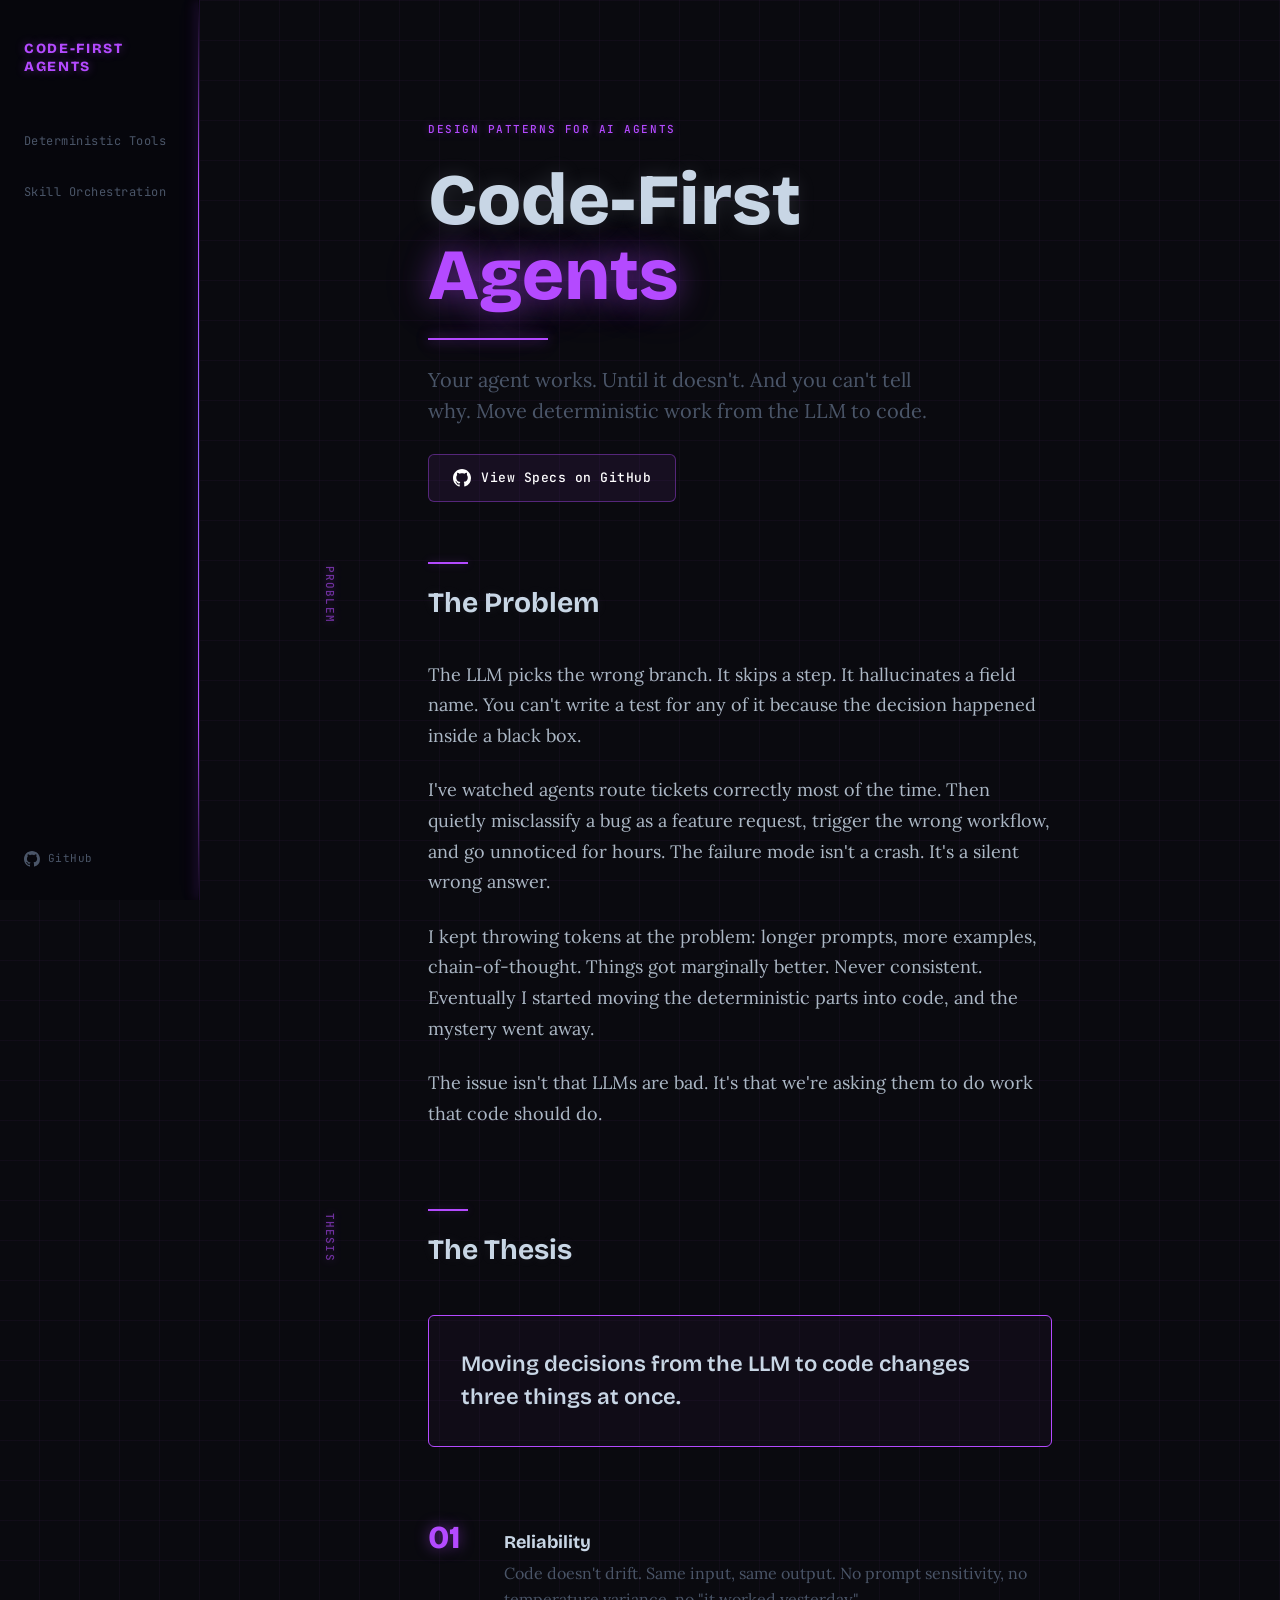
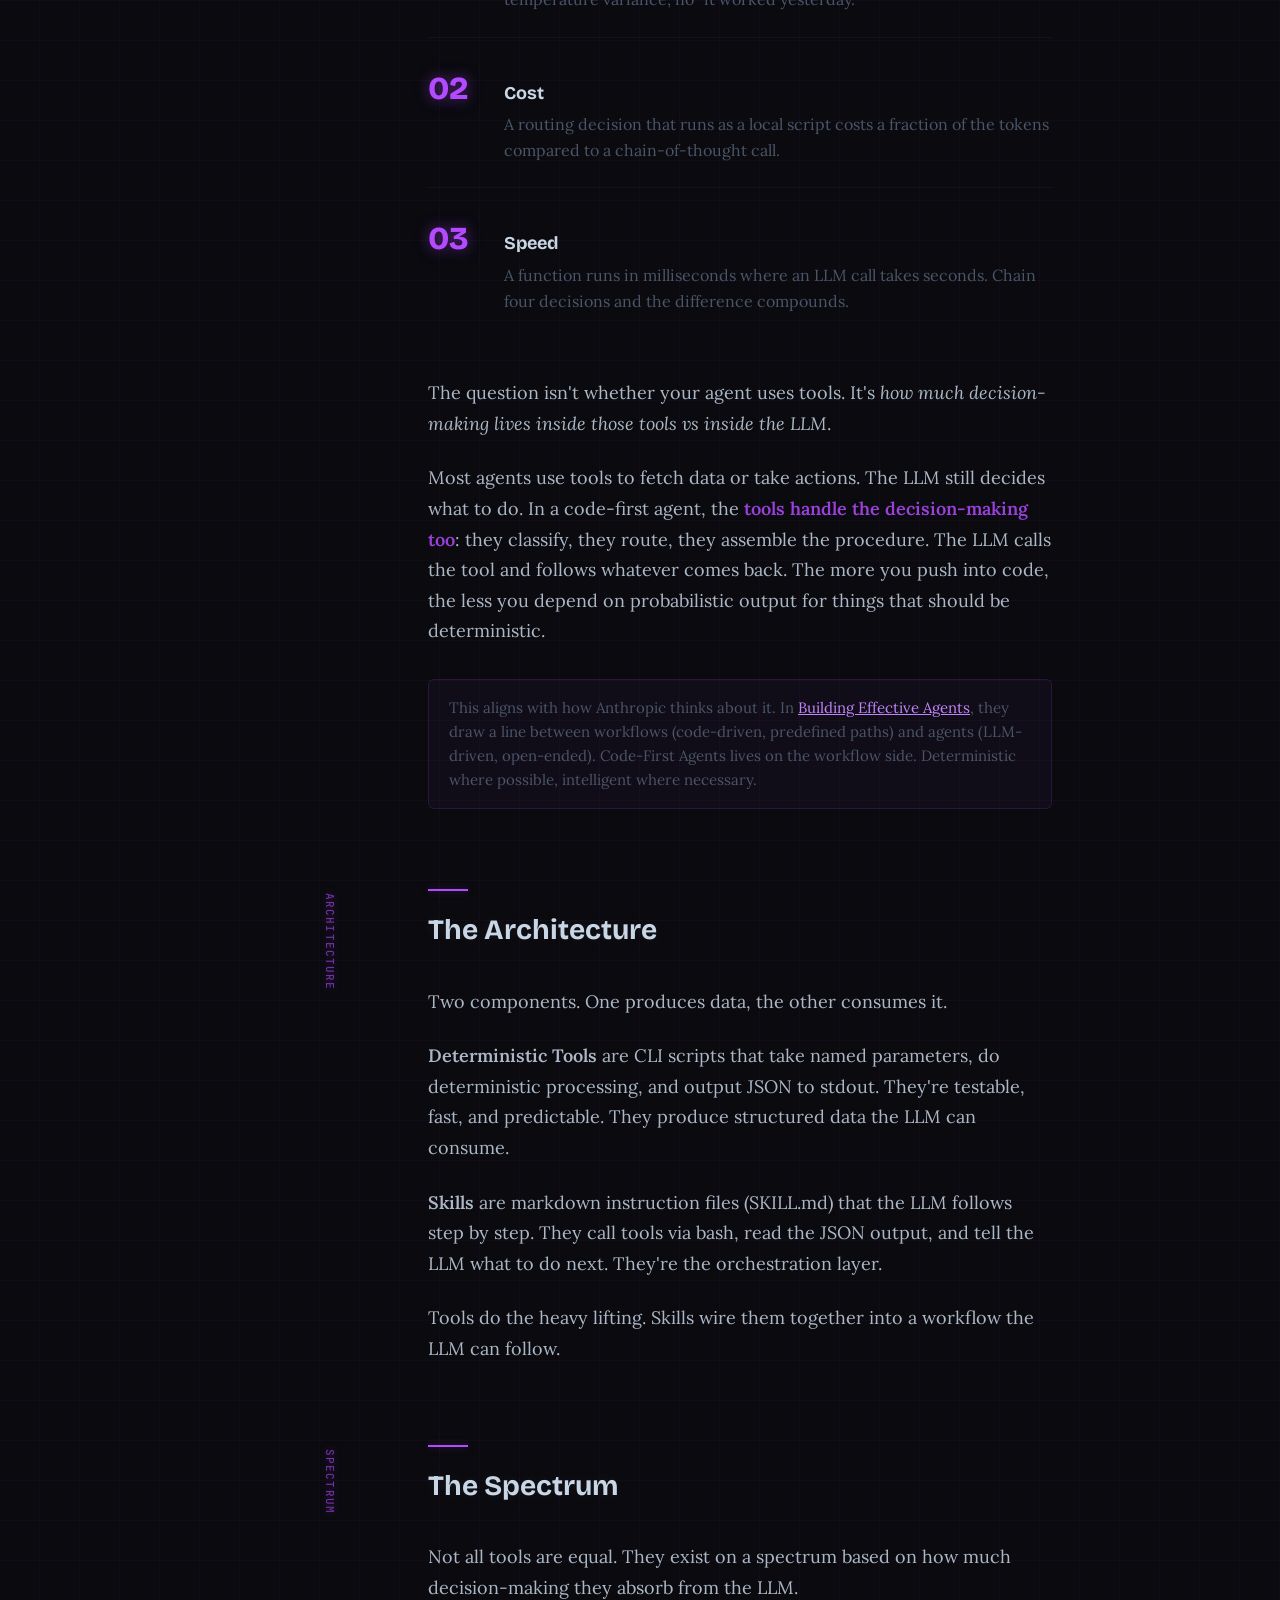
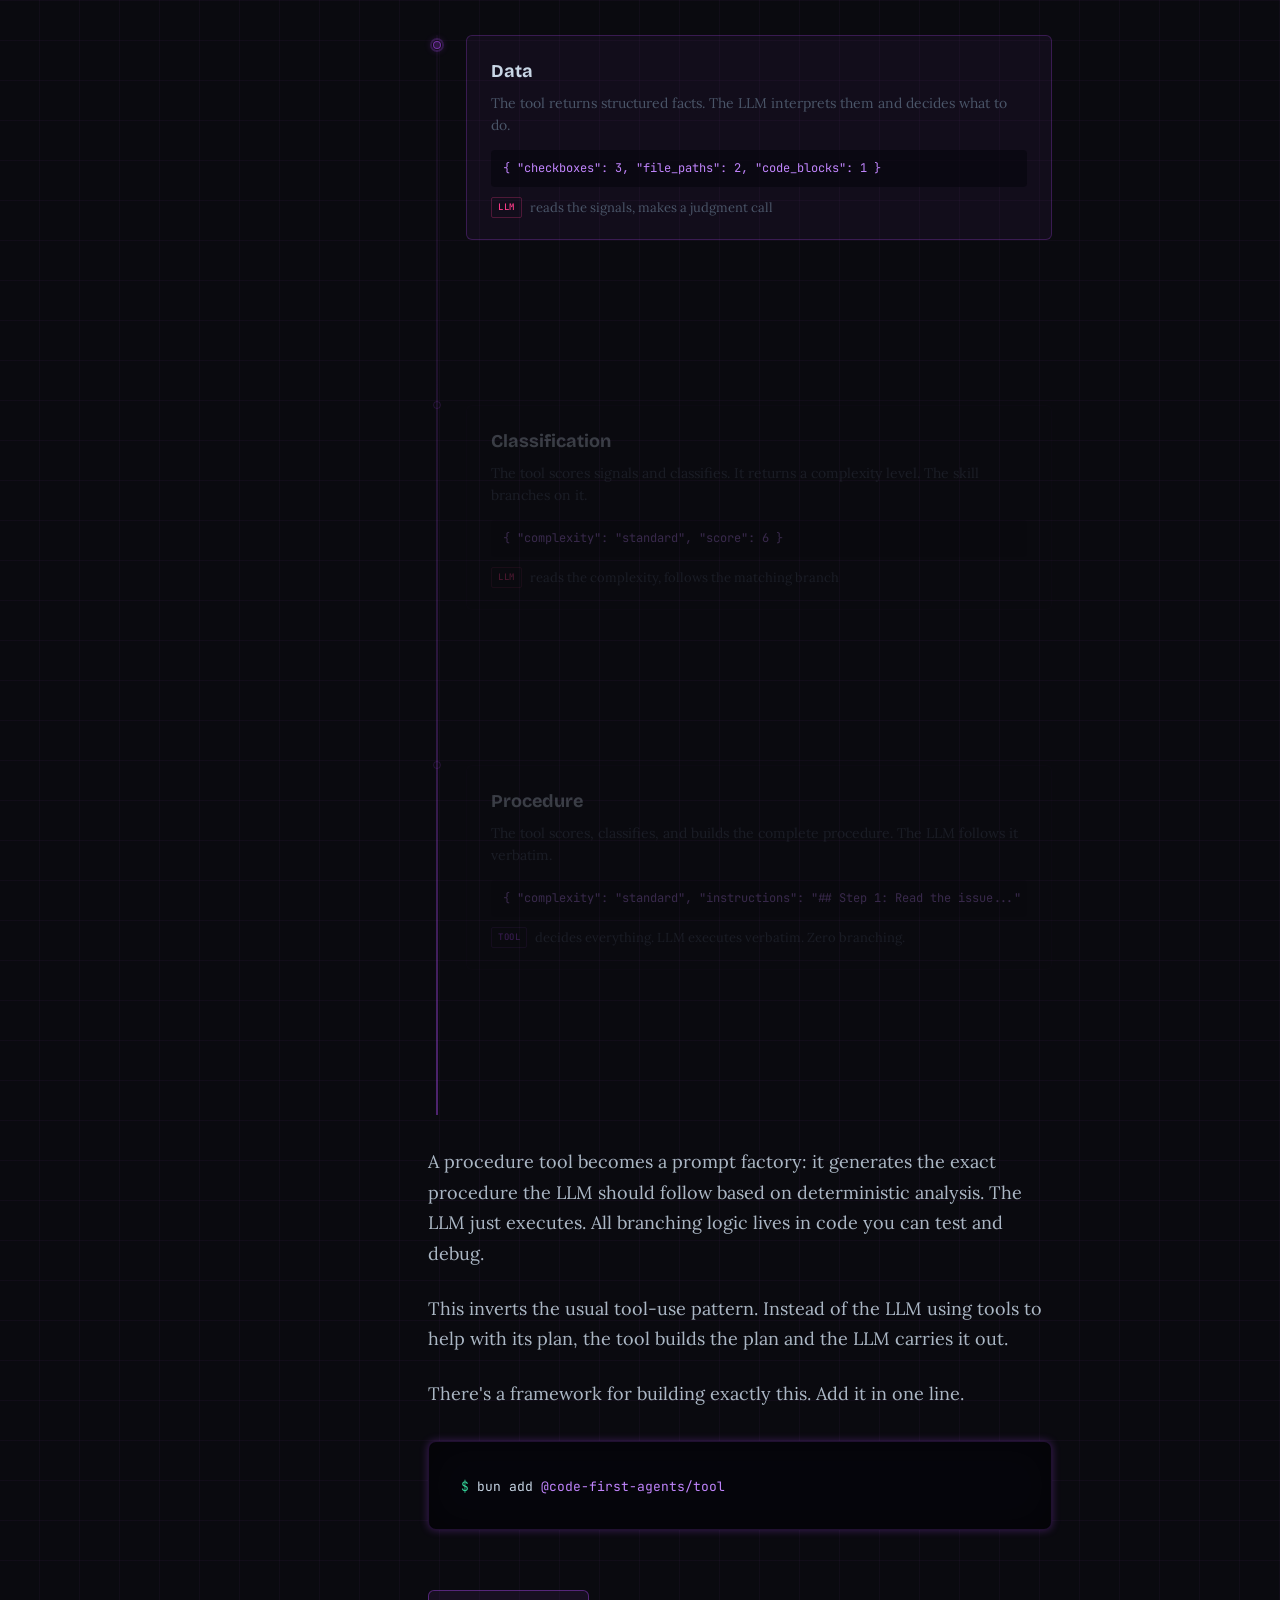
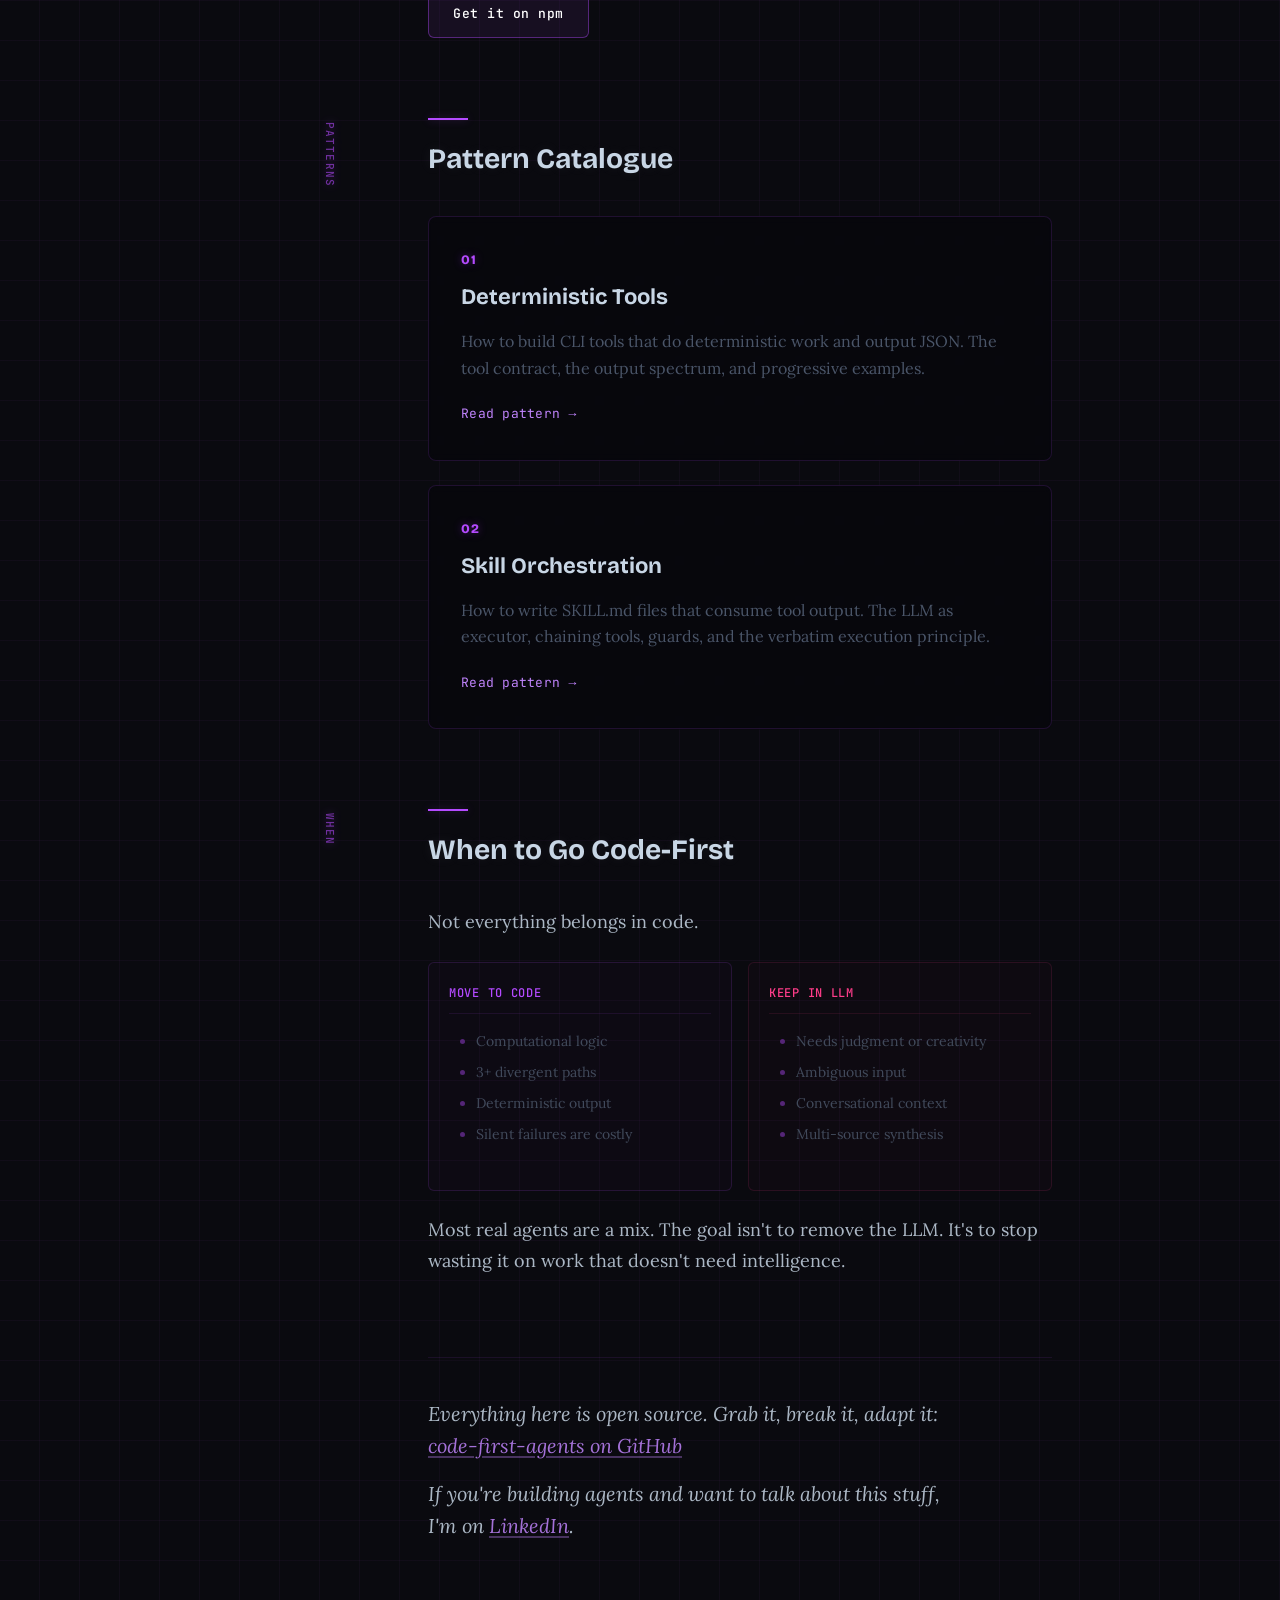
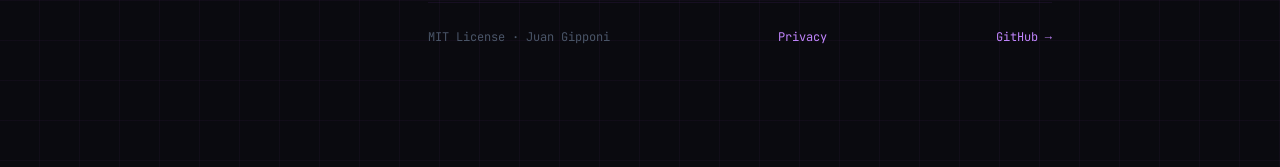
<file: index.html>
<!doctype html>
<html lang="en">
  <head>
    <meta charset="utf-8" />
    <meta name="viewport" content="width=device-width, initial-scale=1" />

    <!-- Primary -->
    <title>Code-First Agents | Design Patterns for Reliable AI Agents</title>
    <meta
      name="description"
      content="Design patterns for building reliable AI agents by moving deterministic work from the LLM to code. The LLM orchestrates. Code executes."
    />
    <meta
      name="keywords"
      content="AI agents, LLM, design patterns, deterministic tools, skill orchestration, Claude, Anthropic, agent architecture, reliable AI, code-first"
    />
    <meta name="author" content="Juan Gipponi" />
    <meta name="robots" content="index, follow" />
    <meta name="theme-color" content="#0a0a0f" />
    <link rel="canonical" href="https://code-first-agents.com/" />

    <!-- Open Graph -->
    <meta property="og:type" content="website" />
    <meta
      property="og:url"
      content="https://code-first-agents.com/"
    />
    <meta
      property="og:title"
      content="Code-First Agents | Design Patterns for Reliable AI Agents"
    />
    <meta
      property="og:description"
      content="Move deterministic work from the LLM to code. Build agents that are testable, fast, and predictable."
    />
    <meta
      property="og:image"
      content="https://code-first-agents.com/assets/og-image.png"
    />
    <meta property="og:image:width" content="1200" />
    <meta property="og:image:height" content="630" />
    <meta property="og:site_name" content="Code-First Agents" />
    <meta property="og:locale" content="en_US" />

    <!-- Twitter -->
    <meta name="twitter:card" content="summary_large_image" />
    <meta name="twitter:site" content="@beogip" />
    <meta name="twitter:creator" content="@beogip" />
    <meta
      name="twitter:url"
      content="https://code-first-agents.com/"
    />
    <meta
      name="twitter:title"
      content="Code-First Agents | Design Patterns for Reliable AI Agents"
    />
    <meta
      name="twitter:description"
      content="Move deterministic work from the LLM to code. Build agents that are testable, fast, and predictable."
    />
    <meta
      name="twitter:image"
      content="https://code-first-agents.com/assets/og-image.png"
    />

    <!-- Assets -->
    <!-- Fonts are self-hosted in assets/fonts/ (declared in assets/style.css) — no third-party font requests. -->
    <link rel="stylesheet" href="assets/style.css?v=8" />
    <link rel="icon" type="image/svg+xml" href="assets/favicon.svg" />
    <link
      rel="icon"
      type="image/png"
      sizes="32x32"
      href="assets/favicon-32x32.png"
    />
    <link rel="apple-touch-icon" href="assets/apple-touch-icon.png" />
    <link rel="manifest" href="site.webmanifest" />
    <link
      rel="alternate"
      type="text/markdown"
      href="index.md"
      title="Markdown version for LLMs"
    />

    <!-- Schema.org -->
    <script type="application/ld+json">
      {
        "@context": "https://schema.org",
        "@type": "WebSite",
        "name": "Code-First Agents",
        "url": "https://code-first-agents.com/",
        "description": "Design patterns for building reliable AI agents by moving deterministic work from the LLM to code.",
        "inLanguage": "en",
        "author": {
          "@type": "Person",
          "name": "Juan Gipponi",
          "url": "https://www.linkedin.com/in/juan-gipponi",
          "jobTitle": "CTO",
          "knowsAbout": [
            "AI agents",
            "LLM engineering",
            "deterministic tools",
            "Claude Code"
          ],
          "sameAs": [
            "https://github.com/beogip",
            "https://www.linkedin.com/in/juan-gipponi"
          ]
        },
        "license": "https://opensource.org/licenses/MIT"
      }
    </script>
    <script type="application/ld+json">
      {
        "@context": "https://schema.org",
        "@type": "TechArticle",
        "headline": "Code-First Agents: Design Patterns for Reliable AI Agents",
        "description": "Design patterns for building reliable AI agents by moving deterministic work from the LLM to code. The LLM orchestrates. Code executes.",
        "url": "https://code-first-agents.com/",
        "mainEntityOfPage": {
          "@type": "WebPage",
          "@id": "https://code-first-agents.com/"
        },
        "datePublished": "2026-04-10",
        "dateModified": "2026-06-24",
        "inLanguage": "en",
        "about": [
          {
            "@type": "DefinedTerm",
            "name": "AI Agents",
            "description": "Autonomous software systems that use LLMs to orchestrate tasks"
          },
          {
            "@type": "DefinedTerm",
            "name": "Deterministic Tools",
            "description": "Code-first tools that move decision-making from the LLM into testable code"
          }
        ],
        "speakable": {
          "@type": "SpeakableSpecification",
          "cssSelector": [".hero__subtitle", "#problem .prose p:first-of-type"]
        },
        "author": {
          "@type": "Person",
          "name": "Juan Gipponi",
          "url": "https://www.linkedin.com/in/juan-gipponi",
          "jobTitle": "CTO",
          "knowsAbout": [
            "AI agents",
            "LLM engineering",
            "deterministic tools",
            "Claude Code"
          ]
        },
        "publisher": {
          "@type": "Organization",
          "name": "Code-First Agents",
          "url": "https://code-first-agents.com/",
          "logo": {
            "@type": "ImageObject",
            "url": "https://code-first-agents.com/assets/favicon.svg"
          }
        },
        "license": "https://opensource.org/licenses/MIT",
        "keywords": "AI agents, LLM, design patterns, deterministic tools, skill orchestration"
      }
    </script>
    <script type="application/ld+json">
      {
        "@context": "https://schema.org",
        "@type": "SoftwareSourceCode",
        "name": "Code-First Agents",
        "description": "Design patterns and specs for building reliable AI agents by moving deterministic work from the LLM to code.",
        "codeRepository": "https://github.com/beogip/code-first-agents",
        "url": "https://code-first-agents.com/",
        "programmingLanguage": ["TypeScript", "Python", "Markdown"],
        "license": "https://opensource.org/licenses/MIT",
        "author": {
          "@type": "Person",
          "name": "Juan Gipponi",
          "url": "https://www.linkedin.com/in/juan-gipponi"
        }
      }
    </script>
    <script type="application/ld+json">
      {
        "@context": "https://schema.org",
        "@type": "SoftwareApplication",
        "name": "@code-first-agents/tool",
        "description": "A code-first-agents framework for building deterministic CLI tools that LLM agents can discover, validate, and invoke with zero guesswork.",
        "applicationCategory": "DeveloperApplication",
        "operatingSystem": "Cross-platform",
        "installUrl": "https://www.npmjs.com/package/@code-first-agents/tool",
        "softwareHelp": "https://code-first-agents.com/patterns/deterministic-tools.html",
        "offers": {
          "@type": "Offer",
          "price": "0",
          "priceCurrency": "USD"
        },
        "author": {
          "@type": "Person",
          "name": "Juan Gipponi",
          "url": "https://www.linkedin.com/in/juan-gipponi"
        }
      }
    </script>
    <script type="application/ld+json">
      {
        "@context": "https://schema.org",
        "@type": "FAQPage",
        "mainEntity": [
          {
            "@type": "Question",
            "name": "What is a code-first agent?",
            "acceptedAnswer": {
              "@type": "Answer",
              "text": "A code-first agent moves deterministic decision-making from the LLM into code. Tools handle classification, routing, and procedure assembly. The LLM calls the tool and follows whatever comes back. The more you push into code, the less you depend on probabilistic output for things that should be deterministic."
            }
          },
          {
            "@type": "Question",
            "name": "When should you move logic from the LLM to code?",
            "acceptedAnswer": {
              "@type": "Answer",
              "text": "Move to code when the work is computational, has 3+ divergent paths, requires deterministic output, or when silent failures are costly. Keep in the LLM when it needs judgment or creativity, handles ambiguous input, requires conversational context, or involves multi-source synthesis."
            }
          },
          {
            "@type": "Question",
            "name": "What is the spectrum of deterministic tools?",
            "acceptedAnswer": {
              "@type": "Answer",
              "text": "Deterministic tools exist on a spectrum of three tool types. Data: the tool returns structured facts, the LLM interprets. Classification: the tool scores and classifies, the skill branches. Procedure: the tool builds the complete procedure, the LLM follows it verbatim with zero branching."
            }
          }
        ]
      }
    </script>
  </head>
  <body>
    <!-- Sidebar -->
    <aside class="sidebar">
      <a href="./" class="sidebar__title">Code-First<br />Agents</a>
      <ul class="sidebar__nav">
        <li>
          <a href="patterns/deterministic-tools.html">Deterministic Tools</a>
        </li>
        <li>
          <a href="patterns/skill-orchestration.html">Skill Orchestration</a>
        </li>
      </ul>
      <div class="sidebar__actions">
        <a
          href="https://github.com/beogip/code-first-agents"
          target="_blank"
          rel="noopener"
          class="sidebar__github"
          aria-label="View on GitHub"
        >
          <svg viewBox="0 0 16 16" fill="currentColor" aria-hidden="true" width="16" height="16">
            <path d="M8 0C3.58 0 0 3.58 0 8c0 3.54 2.29 6.53 5.47 7.59.4.07.55-.17.55-.38 0-.19-.01-.82-.01-1.49-2.01.37-2.53-.49-2.69-.94-.09-.23-.48-.94-.82-1.13-.28-.15-.68-.52-.01-.53.63-.01 1.08.58 1.23.82.72 1.21 1.87.87 2.33.66.07-.52.28-.87.51-1.07-1.78-.2-3.64-.89-3.64-3.95 0-.87.31-1.59.82-2.15-.08-.2-.36-1.02.08-2.12 0 0 .67-.21 2.2.82.64-.18 1.32-.27 2-.27.68 0 1.36.09 2 .27 1.53-1.04 2.2-.82 2.2-.82.44 1.1.16 1.92.08 2.12.51.56.82 1.27.82 2.15 0 3.07-1.87 3.75-3.65 3.95.29.25.54.73.54 1.48 0 1.07-.01 1.93-.01 2.2 0 .21.15.46.55.38A8.013 8.013 0 0016 8c0-4.42-3.58-8-8-8z"/>
          </svg>
          <span class="sidebar__github-label">GitHub</span>
        </a>
        <button class="sidebar__burger" aria-label="Toggle menu" aria-expanded="false">
          <span></span><span></span><span></span>
        </button>
      </div>
    </aside>

    <!-- Main Content -->
    <main class="main">
      <div class="content">
        <!-- Hero -->
        <section class="hero">
          <div class="hero__label">Design Patterns for AI Agents</div>
          <h1 class="hero__title">
            <span class="hero__title-dark">Code-First </span
            ><span class="hero__title-cyan">Agents</span>
          </h1>
          <div class="hero__line"></div>
          <p class="hero__subtitle">
            Your agent works. Until it doesn't. And you can't tell why. Move
            deterministic work from the LLM to code.
          </p>
          <a
            href="https://github.com/beogip/code-first-agents"
            target="_blank"
            rel="noopener"
            class="hero__cta"
          >
            <svg class="hero__cta-icon" viewBox="0 0 16 16" fill="currentColor" aria-hidden="true" width="18" height="18">
              <path d="M8 0C3.58 0 0 3.58 0 8c0 3.54 2.29 6.53 5.47 7.59.4.07.55-.17.55-.38 0-.19-.01-.82-.01-1.49-2.01.37-2.53-.49-2.69-.94-.09-.23-.48-.94-.82-1.13-.28-.15-.68-.52-.01-.53.63-.01 1.08.58 1.23.82.72 1.21 1.87.87 2.33.66.07-.52.28-.87.51-1.07-1.78-.2-3.64-.89-3.64-3.95 0-.87.31-1.59.82-2.15-.08-.2-.36-1.02.08-2.12 0 0 .67-.21 2.2.82.64-.18 1.32-.27 2-.27.68 0 1.36.09 2 .27 1.53-1.04 2.2-.82 2.2-.82.44 1.1.16 1.92.08 2.12.51.56.82 1.27.82 2.15 0 3.07-1.87 3.75-3.65 3.95.29.25.54.73.54 1.48 0 1.07-.01 1.93-.01 2.2 0 .21.15.46.55.38A8.013 8.013 0 0016 8c0-4.42-3.58-8-8-8z"/>
            </svg>
            View Specs on GitHub
          </a>
        </section>

        <!-- The Problem -->
        <section class="section" id="problem">
          <div class="section__marker">Problem</div>
          <h2 class="section__title">The Problem</h2>
          <div class="prose">
            <p>
              The LLM picks the wrong branch. It skips a step. It hallucinates a
              field name. You can't write a test for any of it because the
              decision happened inside a black box.
            </p>
            <p>
              I've watched agents route tickets correctly most of the time. Then
              quietly misclassify a bug as a feature request, trigger the wrong
              workflow, and go unnoticed for hours. The failure mode isn't a
              crash. It's a silent wrong answer.
            </p>
            <p>
              I kept throwing tokens at the problem: longer prompts, more
              examples, chain-of-thought. Things got marginally better. Never
              consistent. Eventually I started moving the deterministic parts
              into code, and the mystery went away.
            </p>
            <p>
              The issue isn't that LLMs are bad. It's that we're asking them to
              do work that code should do.
            </p>
          </div>
        </section>

        <!-- The Thesis -->
        <section class="section" id="thesis">
          <div class="section__marker">Thesis</div>
          <h2 class="section__title">The Thesis</h2>

          <div class="emphasis">
            Moving decisions from the LLM to code changes three things at once.
          </div>

          <div class="pillars">
            <div class="pillar">
              <div class="pillar__num">01</div>
              <div class="pillar__content">
                <div class="pillar__label">Reliability</div>
                <div class="pillar__text">
                  Code doesn't drift. Same input, same output. No prompt
                  sensitivity, no temperature variance, no "it worked
                  yesterday."
                </div>
              </div>
            </div>
            <div class="pillar">
              <div class="pillar__num">02</div>
              <div class="pillar__content">
                <div class="pillar__label">Cost</div>
                <div class="pillar__text">
                  A routing decision that runs as a local script costs a
                  fraction of the tokens compared to a chain-of-thought call.
                </div>
              </div>
            </div>
            <div class="pillar">
              <div class="pillar__num">03</div>
              <div class="pillar__content">
                <div class="pillar__label">Speed</div>
                <div class="pillar__text">
                  A function runs in milliseconds where an LLM call takes
                  seconds. Chain four decisions and the difference compounds.
                </div>
              </div>
            </div>
          </div>

          <div class="prose">
            <p>
              The question isn't whether your agent uses tools. It's
              <em
                >how much decision-making lives inside those tools vs inside the
                LLM</em
              >.
            </p>
            <p>
              Most agents use tools to fetch data or take actions. The LLM still
              decides what to do. In a code-first agent, the
              <span class="highlight">tools handle the decision-making too</span
              >: they classify, they route, they assemble the procedure. The LLM
              calls the tool and follows whatever comes back. The more you push
              into code, the less you depend on probabilistic output for things
              that should be deterministic.
            </p>
          </div>

          <div class="callout">
            This aligns with how Anthropic thinks about it. In
            <a
              href="https://www.anthropic.com/research/building-effective-agents"
              target="_blank"
              rel="noopener"
              >Building Effective Agents</a
            >, they draw a line between workflows (code-driven, predefined
            paths) and agents (LLM-driven, open-ended). Code-First Agents lives
            on the workflow side. Deterministic where possible, intelligent
            where necessary.
          </div>
        </section>

        <!-- The Architecture -->
        <section class="section" id="architecture">
          <div class="section__marker">Architecture</div>
          <h2 class="section__title">The Architecture</h2>
          <div class="prose">
            <p>Two components. One produces data, the other consumes it.</p>
            <p>
              <strong>Deterministic Tools</strong> are CLI scripts that take
              named parameters, do deterministic processing, and output JSON to
              stdout. They're testable, fast, and predictable. They produce
              structured data the LLM can consume.
            </p>
            <p>
              <strong>Skills</strong> are markdown instruction files (SKILL.md)
              that the LLM follows step by step. They call tools via bash, read
              the JSON output, and tell the LLM what to do next. They're the
              orchestration layer.
            </p>
            <p>
              Tools do the heavy lifting. Skills wire them together into a
              workflow the LLM can follow.
            </p>
          </div>
        </section>

        <!-- The Spectrum -->
        <section class="section" id="spectrum">
          <div class="section__marker">Spectrum</div>
          <h2 class="section__title">The Spectrum</h2>
          <div class="prose">
            <p>
              Not all tools are equal. They exist on a spectrum based on how
              much decision-making they absorb from the LLM.
            </p>
          </div>

          <div class="spectrum">
            <div class="spectrum-dot" id="spectrumDot"></div>

            <!-- Data -->
            <div class="spectrum-step" data-level="1">
              <div class="spectrum-step__center">
                <div class="spectrum-step__tick"></div>
              </div>
              <div class="spectrum-step__card">
                <div class="spectrum-step__content">
                  <div class="spectrum-step__header">
                    <span class="spectrum-step__title">Data</span>
                  </div>
                  <div class="spectrum-step__desc">
                    The tool returns structured facts. The LLM interprets them
                    and decides what to do.
                  </div>
                  <div class="spectrum-step__json">
                    { "checkboxes": 3, "file_paths": 2, "code_blocks": 1 }
                  </div>
                  <div class="spectrum-step__role">
                    <span
                      class="spectrum-step__role-tag spectrum-step__role-tag--llm"
                      >LLM</span
                    >
                    reads the signals, makes a judgment call
                  </div>
                </div>
              </div>
            </div>

            <!-- Classification -->
            <div class="spectrum-step spectrum-step--l2" data-level="2">
              <div class="spectrum-step__center">
                <div class="spectrum-step__tick"></div>
              </div>
              <div class="spectrum-step__card">
                <div class="spectrum-step__content">
                  <div class="spectrum-step__header">
                    <span class="spectrum-step__title">Classification</span>
                  </div>
                  <div class="spectrum-step__desc">
                    The tool scores signals and classifies. It returns a
                    complexity level. The skill branches on it.
                  </div>
                  <div class="spectrum-step__json">
                    { "complexity": "standard", "score": 6 }
                  </div>
                  <div class="spectrum-step__role">
                    <span
                      class="spectrum-step__role-tag spectrum-step__role-tag--llm"
                      >LLM</span
                    >
                    reads the complexity, follows the matching branch
                  </div>
                </div>
              </div>
            </div>

            <!-- Procedure -->
            <div class="spectrum-step spectrum-step--l3" data-level="3">
              <div class="spectrum-step__center">
                <div class="spectrum-step__tick"></div>
              </div>
              <div class="spectrum-step__card">
                <div class="spectrum-step__content">
                  <div class="spectrum-step__header">
                    <span class="spectrum-step__title">Procedure</span>
                  </div>
                  <div class="spectrum-step__desc">
                    The tool scores, classifies, and builds the complete
                    procedure. The LLM follows it verbatim.
                  </div>
                  <div class="spectrum-step__json">
                    { "complexity": "standard", "instructions": "## Step 1: Read
                    the issue..." }
                  </div>
                  <div class="spectrum-step__role">
                    <span
                      class="spectrum-step__role-tag spectrum-step__role-tag--tool"
                      >TOOL</span
                    >
                    decides everything. LLM executes verbatim. Zero branching.
                  </div>
                </div>
              </div>
            </div>
          </div>

          <div class="prose" style="margin-top: 32px">
            <p>
              A procedure tool becomes a prompt factory: it generates the
              exact procedure the LLM should follow based on deterministic
              analysis. The LLM just executes. All branching logic lives in code
              you can test and debug.
            </p>
            <p>
              This inverts the usual tool-use pattern. Instead of the LLM using
              tools to help with its plan, the tool builds the plan and the LLM
              carries it out.
            </p>
            <p>There's a framework for building exactly this. Add it in one line.</p>
          </div>
          <!-- prettier-ignore -->
          <div class="code-block">
<code><span class="fn">$</span> bun add <span class="str">@code-first-agents/tool</span></code>
          </div>
          <a
            href="https://www.npmjs.com/package/@code-first-agents/tool"
            target="_blank"
            rel="noopener"
            class="hero__cta"
          >
            Get it on npm
          </a>
        </section>

        <!-- Pattern Catalogue -->
        <section class="section" id="patterns">
          <div class="section__marker">Patterns</div>
          <h2 class="section__title">Pattern Catalogue</h2>

          <div class="cards">
            <a href="patterns/deterministic-tools.html" class="card">
              <div class="card__num">01</div>
              <div class="card__title">Deterministic Tools</div>
              <div class="card__text">
                How to build CLI tools that do deterministic work and output
                JSON. The tool contract, the output spectrum, and progressive
                examples.
              </div>
              <span class="card__link">Read pattern &rarr;</span>
            </a>
            <a href="patterns/skill-orchestration.html" class="card">
              <div class="card__num">02</div>
              <div class="card__title">Skill Orchestration</div>
              <div class="card__text">
                How to write SKILL.md files that consume tool output. The LLM as
                executor, chaining tools, guards, and the verbatim execution
                principle.
              </div>
              <span class="card__link">Read pattern &rarr;</span>
            </a>
          </div>
        </section>

        <!-- When to Go Code-First -->
        <section class="section" id="criteria">
          <div class="section__marker">When</div>
          <h2 class="section__title">When to Go Code-First</h2>

          <div class="prose">
            <p>Not everything belongs in code.</p>
          </div>

          <div class="decision-grid">
            <div class="decision-col decision-col--code">
              <div class="decision-col__header">Move to code</div>
              <ul>
                <li>Computational logic</li>
                <li>3+ divergent paths</li>
                <li>Deterministic output</li>
                <li>Silent failures are costly</li>
              </ul>
            </div>
            <div class="decision-col decision-col--llm">
              <div class="decision-col__header">Keep in LLM</div>
              <ul>
                <li>Needs judgment or creativity</li>
                <li>Ambiguous input</li>
                <li>Conversational context</li>
                <li>Multi-source synthesis</li>
              </ul>
            </div>
          </div>

          <div class="prose" style="margin-top: 24px">
            <p>
              Most real agents are a mix. The goal isn't to remove the LLM. It's
              to stop wasting it on work that doesn't need intelligence.
            </p>
          </div>
        </section>

        <!-- Closing -->
        <div class="closing">
          <p class="closing__text">
            Everything here is open source. Grab it, break it, adapt it:
            <a
              href="https://github.com/beogip/code-first-agents"
              target="_blank"
              rel="noopener"
              >code-first-agents on GitHub</a
            >
          </p>
          <p class="closing__text">
            If you're building agents and want to talk about this stuff, I'm on
            <a
              href="https://www.linkedin.com/in/juan-gipponi"
              target="_blank"
              rel="noopener"
              >LinkedIn</a
            >.
          </p>
        </div>

        <!-- Footer -->
        <footer class="footer">
          <span>MIT License &middot; Juan Gipponi</span>
          <a href="privacy.html">Privacy</a>
          <a
            href="https://github.com/beogip/code-first-agents"
            target="_blank"
            rel="noopener"
            >GitHub &rarr;</a
          >
        </footer>
      </div>
    </main>

    <script>
      document.addEventListener("DOMContentLoaded", () => {
        const spectrum = document.querySelector(".spectrum");
        const dot = document.getElementById("spectrumDot");
        const steps = [...document.querySelectorAll(".spectrum-step")];
        const ticks = steps.map((s) => s.querySelector(".spectrum-step__tick"));
        const cards = steps.map((s) =>
          s.querySelector(".spectrum-step__content"),
        );

        function update() {
          const spectrumRect = spectrum.getBoundingClientRect();
          const viewCenter = window.innerHeight * 0.5;

          // Get tick positions relative to spectrum container
          const tickPositions = ticks.map((t) => {
            const r = t.getBoundingClientRect();
            return r.top + r.height / 2 - spectrumRect.top;
          });

          // Tick positions in screen space
          const tickScreenPositions = ticks.map((t) => {
            const r = t.getBoundingClientRect();
            return r.top + r.height / 2;
          });

          // Progress: 0 when first tick is at viewport center, 1 when last tick is
          const firstY = tickScreenPositions[0];
          const lastY = tickScreenPositions[tickScreenPositions.length - 1];
          const range = lastY - firstY;

          let progress = 0;
          if (range > 0) {
            progress = (viewCenter - firstY) / range;
            progress = Math.max(0, Math.min(1, progress));
          }

          // Dot Y: always anchored to tick positions, clamped to first tick minimum
          const dotY =
            tickPositions[0] +
            (tickPositions[tickPositions.length - 1] - tickPositions[0]) *
              progress;
          const dotSize = 14 + progress * 6;
          dot.style.top = dotY - dotSize / 2 + "px";
          dot.style.left = 9 - dotSize / 2 + "px";

          // Dot appearance: glow intensifies with progress
          const glowIntensity = 0.15 + progress * 0.85;
          const fillOpacity = progress * 0.8;
          dot.style.width = dotSize + "px";
          dot.style.height = dotSize + "px";
          dot.style.borderColor = `rgba(180, 74, 255, ${0.25 + progress * 0.75})`;
          dot.style.background = `rgba(180, 74, 255, ${fillOpacity})`;
          dot.style.boxShadow = `0 0 ${6 + progress * 18}px rgba(180, 74, 255, ${glowIntensity})`;

          // Update each card based on its proximity to the current progress
          steps.forEach((step, i) => {
            // Each step activates at: i / (steps.length - 1) of progress
            const stepThreshold = i / (steps.length - 1);
            // How activated is this card? 0 = inactive, 1 = fully active
            const activation = Math.max(
              0,
              Math.min(1, (progress - stepThreshold + 0.15) / 0.15),
            );

            const card = cards[i];
            card.style.opacity = 0.25 + activation * 0.75;
            card.style.transform = `translateY(${(1 - activation) * 10}px)`;
            card.style.borderColor = `rgba(180, 74, 255, ${0.04 + activation * 0.2})`;
            card.style.background = `rgba(180, 74, 255, ${0.01 + activation * 0.04})`;

            // Tick mark activation
            const tick = ticks[i];
            tick.style.borderColor = `rgba(180, 74, 255, ${0.15 + activation * 0.4})`;
            tick.style.background = `rgba(180, 74, 255, ${activation * 0.2})`;
          });
        }

        // Run on scroll and resize
        let ticking = false;
        function onScroll() {
          if (!ticking) {
            requestAnimationFrame(() => {
              update();
              ticking = false;
            });
            ticking = true;
          }
        }

        window.addEventListener("scroll", onScroll, { passive: true });
        window.addEventListener("resize", update);
        update();
      });
    </script>
    <script>
      document.querySelector(".sidebar__burger").addEventListener("click", function () {
        this.classList.toggle("open");
        this.setAttribute("aria-expanded", this.classList.contains("open"));
        document.querySelector(".sidebar__nav").classList.toggle("open");
      });
    </script>
    <!-- Cloudflare Web Analytics -->
    <script
      defer
      src="https://static.cloudflareinsights.com/beacon.min.js"
      data-cf-beacon='{"token": "18d81e876dd44ab782e8c7af6ce87bab"}'
    ></script>
    <!-- End Cloudflare Web Analytics -->
  </body>
</html>
</file>
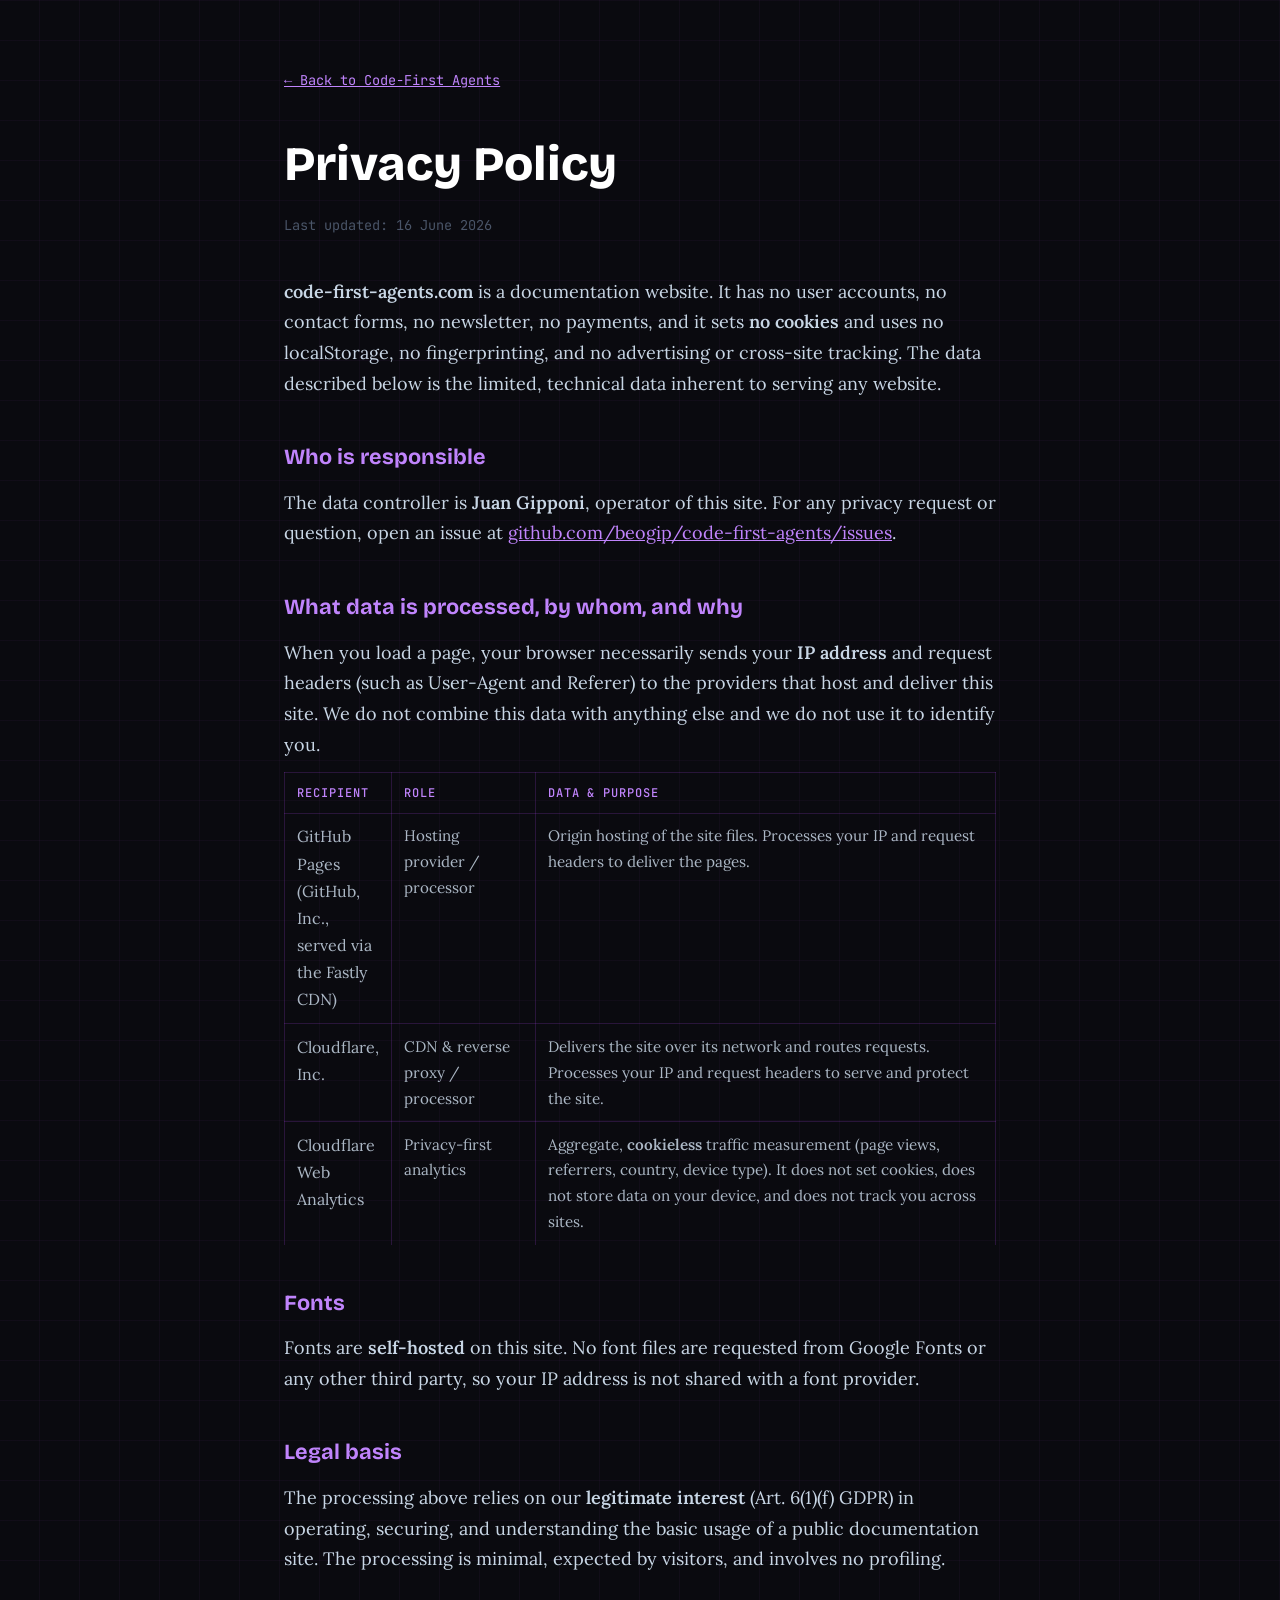
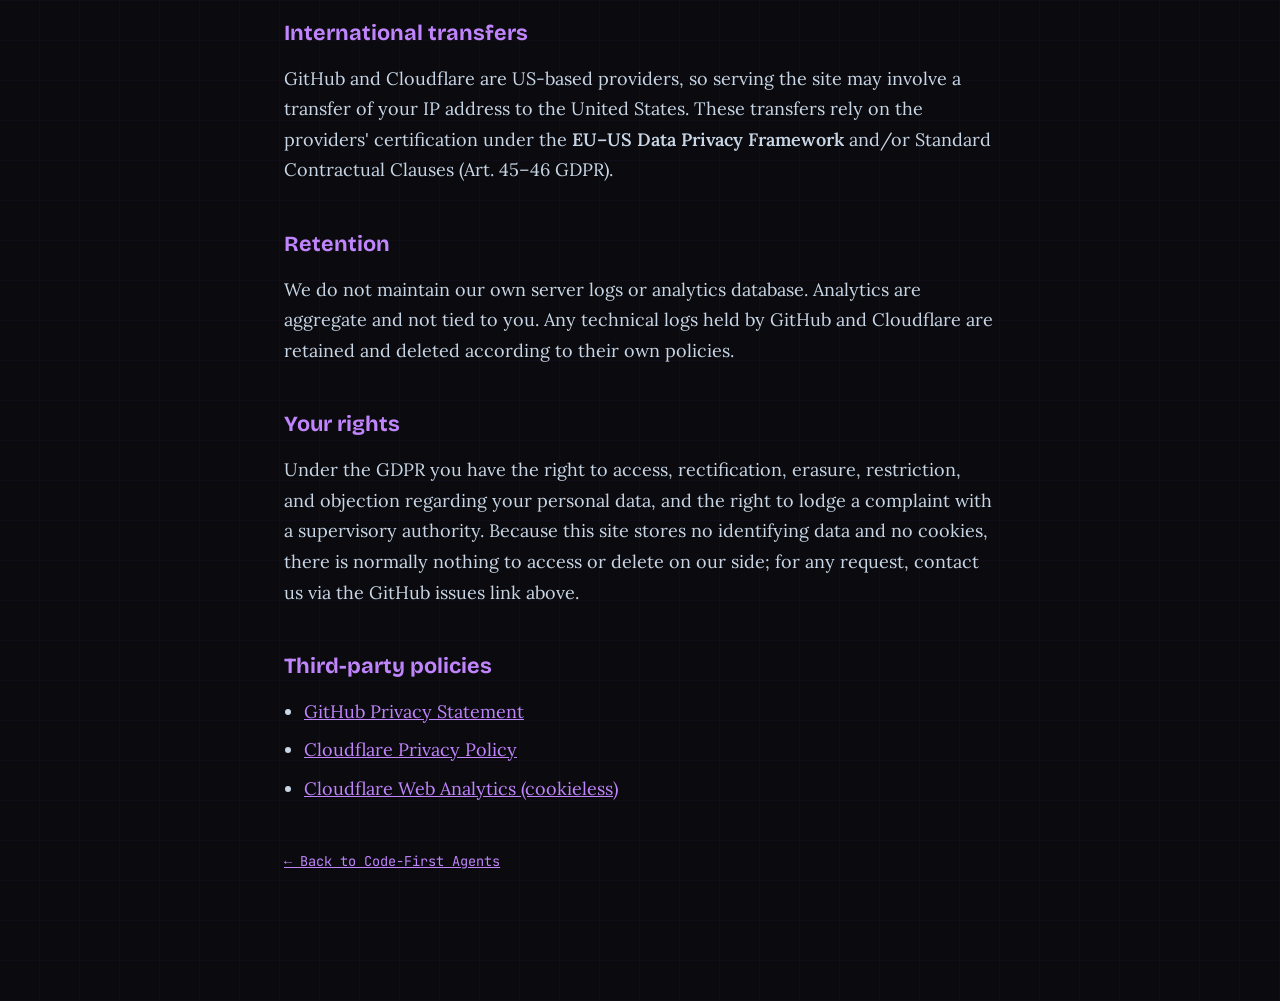
<file: privacy.html>
<!doctype html>
<html lang="en">
  <head>
    <meta charset="utf-8" />
    <meta name="viewport" content="width=device-width, initial-scale=1" />
    <title>Privacy Policy | Code-First Agents</title>
    <meta
      name="description"
      content="Privacy policy for code-first-agents.com — what limited data is processed, by whom, and on what legal basis."
    />
    <meta name="robots" content="index, follow" />
    <meta name="theme-color" content="#0a0a0f" />
    <link rel="canonical" href="https://code-first-agents.com/privacy.html" />

    <!-- Assets -->
    <!-- Fonts are self-hosted in assets/fonts/ (declared in assets/style.css) — no third-party font requests. -->
    <link rel="stylesheet" href="assets/style.css?v=8" />
    <link rel="icon" type="image/svg+xml" href="assets/favicon.svg" />
    <link
      rel="icon"
      type="image/png"
      sizes="32x32"
      href="assets/favicon-32x32.png"
    />
    <link rel="apple-touch-icon" href="assets/apple-touch-icon.png" />
    <link rel="manifest" href="site.webmanifest" />

    <style>
      .legal {
        max-width: 760px;
        margin: 0 auto;
        padding: 4rem 1.5rem 6rem;
      }
      .legal h1 {
        font-family: "Bricolage Grotesque", sans-serif;
        font-weight: 800;
        font-size: clamp(2rem, 5vw, 3rem);
        color: #fff;
        margin-bottom: 0.5rem;
      }
      .legal .updated {
        font-family: "JetBrains Mono", monospace;
        font-size: 0.85rem;
        color: var(--muted);
        margin-bottom: 2.5rem;
      }
      .legal h2 {
        font-family: "Bricolage Grotesque", sans-serif;
        font-weight: 700;
        font-size: 1.35rem;
        color: var(--soft-violet);
        margin: 2.5rem 0 0.75rem;
      }
      .legal p,
      .legal li {
        color: var(--text);
        line-height: 1.7;
      }
      .legal ul {
        margin: 0.5rem 0 0.5rem 1.25rem;
      }
      .legal li {
        margin-bottom: 0.5rem;
      }
      .legal a {
        color: var(--soft-violet);
      }
      .legal .back {
        font-family: "JetBrains Mono", monospace;
        font-size: 0.85rem;
        display: inline-block;
        margin-bottom: 2rem;
      }
      .legal table {
        width: 100%;
        border-collapse: collapse;
        margin: 0.75rem 0;
        font-size: 0.95rem;
      }
      .legal th,
      .legal td {
        text-align: left;
        padding: 0.6rem 0.75rem;
        border: 1px solid rgba(180, 74, 255, 0.18);
        vertical-align: top;
      }
      .legal th {
        font-family: "JetBrains Mono", monospace;
        font-weight: 500;
        color: var(--soft-violet);
      }
    </style>
  </head>
  <body>
    <main class="legal">
      <a href="./" class="back">&larr; Back to Code-First Agents</a>

      <h1>Privacy Policy</h1>
      <p class="updated">Last updated: 16 June 2026</p>

      <p>
        <strong>code-first-agents.com</strong> is a documentation website. It has
        no user accounts, no contact forms, no newsletter, no payments, and it
        sets <strong>no cookies</strong> and uses no localStorage, no
        fingerprinting, and no advertising or cross-site tracking. The data
        described below is the limited, technical data inherent to serving any
        website.
      </p>

      <h2>Who is responsible</h2>
      <p>
        The data controller is <strong>Juan Gipponi</strong>, operator of this
        site. For any privacy request or question, open an issue at
        <a
          href="https://github.com/beogip/code-first-agents/issues"
          target="_blank"
          rel="noopener"
          >github.com/beogip/code-first-agents/issues</a
        >.
      </p>

      <h2>What data is processed, by whom, and why</h2>
      <p>
        When you load a page, your browser necessarily sends your
        <strong>IP address</strong> and request headers (such as User-Agent and
        Referer) to the providers that host and deliver this site. We do not
        combine this data with anything else and we do not use it to identify
        you.
      </p>
      <table>
        <thead>
          <tr>
            <th>Recipient</th>
            <th>Role</th>
            <th>Data &amp; purpose</th>
          </tr>
        </thead>
        <tbody>
          <tr>
            <td>GitHub Pages (GitHub, Inc., served via the Fastly CDN)</td>
            <td>Hosting provider / processor</td>
            <td>
              Origin hosting of the site files. Processes your IP and request
              headers to deliver the pages.
            </td>
          </tr>
          <tr>
            <td>Cloudflare, Inc.</td>
            <td>CDN &amp; reverse proxy / processor</td>
            <td>
              Delivers the site over its network and routes requests. Processes
              your IP and request headers to serve and protect the site.
            </td>
          </tr>
          <tr>
            <td>Cloudflare Web Analytics</td>
            <td>Privacy-first analytics</td>
            <td>
              Aggregate, <strong>cookieless</strong> traffic measurement (page
              views, referrers, country, device type). It does not set cookies,
              does not store data on your device, and does not track you across
              sites.
            </td>
          </tr>
        </tbody>
      </table>

      <h2>Fonts</h2>
      <p>
        Fonts are <strong>self-hosted</strong> on this site. No font files are
        requested from Google Fonts or any other third party, so your IP address
        is not shared with a font provider.
      </p>

      <h2>Legal basis</h2>
      <p>
        The processing above relies on our
        <strong>legitimate interest</strong> (Art. 6(1)(f) GDPR) in operating,
        securing, and understanding the basic usage of a public documentation
        site. The processing is minimal, expected by visitors, and involves no
        profiling.
      </p>

      <h2>International transfers</h2>
      <p>
        GitHub and Cloudflare are US-based providers, so serving the site may
        involve a transfer of your IP address to the United States. These
        transfers rely on the providers' certification under the
        <strong>EU&ndash;US Data Privacy Framework</strong> and/or Standard
        Contractual Clauses (Art. 45&ndash;46 GDPR).
      </p>

      <h2>Retention</h2>
      <p>
        We do not maintain our own server logs or analytics database. Analytics
        are aggregate and not tied to you. Any technical logs held by GitHub and
        Cloudflare are retained and deleted according to their own policies.
      </p>

      <h2>Your rights</h2>
      <p>
        Under the GDPR you have the right to access, rectification, erasure,
        restriction, and objection regarding your personal data, and the right
        to lodge a complaint with a supervisory authority. Because this site
        stores no identifying data and no cookies, there is normally nothing to
        access or delete on our side; for any request, contact us via the GitHub
        issues link above.
      </p>

      <h2>Third-party policies</h2>
      <ul>
        <li>
          <a
            href="https://docs.github.com/site-policy/privacy-policies/github-general-privacy-statement"
            target="_blank"
            rel="noopener"
            >GitHub Privacy Statement</a
          >
        </li>
        <li>
          <a
            href="https://www.cloudflare.com/privacypolicy/"
            target="_blank"
            rel="noopener"
            >Cloudflare Privacy Policy</a
          >
        </li>
        <li>
          <a
            href="https://www.cloudflare.com/web-analytics/"
            target="_blank"
            rel="noopener"
            >Cloudflare Web Analytics (cookieless)</a
          >
        </li>
      </ul>

      <p style="margin-top: 2.5rem">
        <a href="./" class="back">&larr; Back to Code-First Agents</a>
      </p>
    </main>
  </body>
</html>
</file>
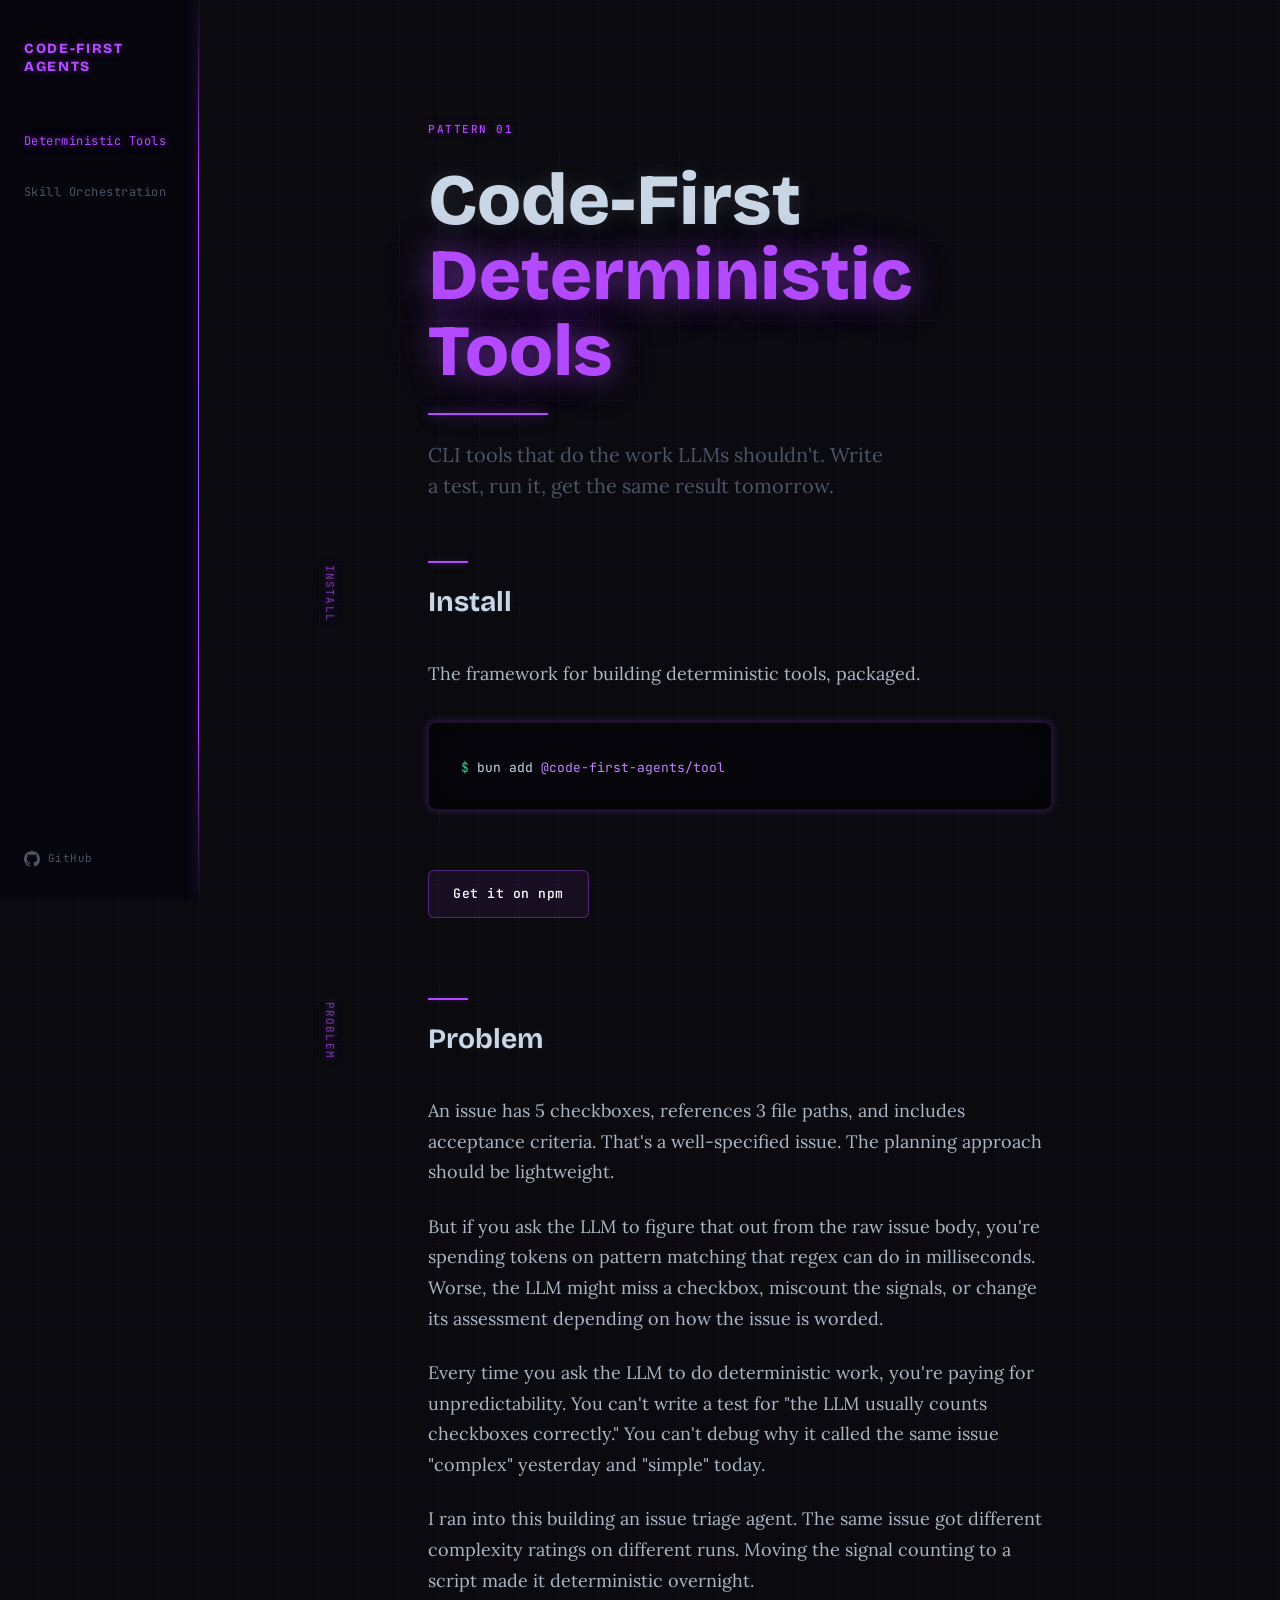
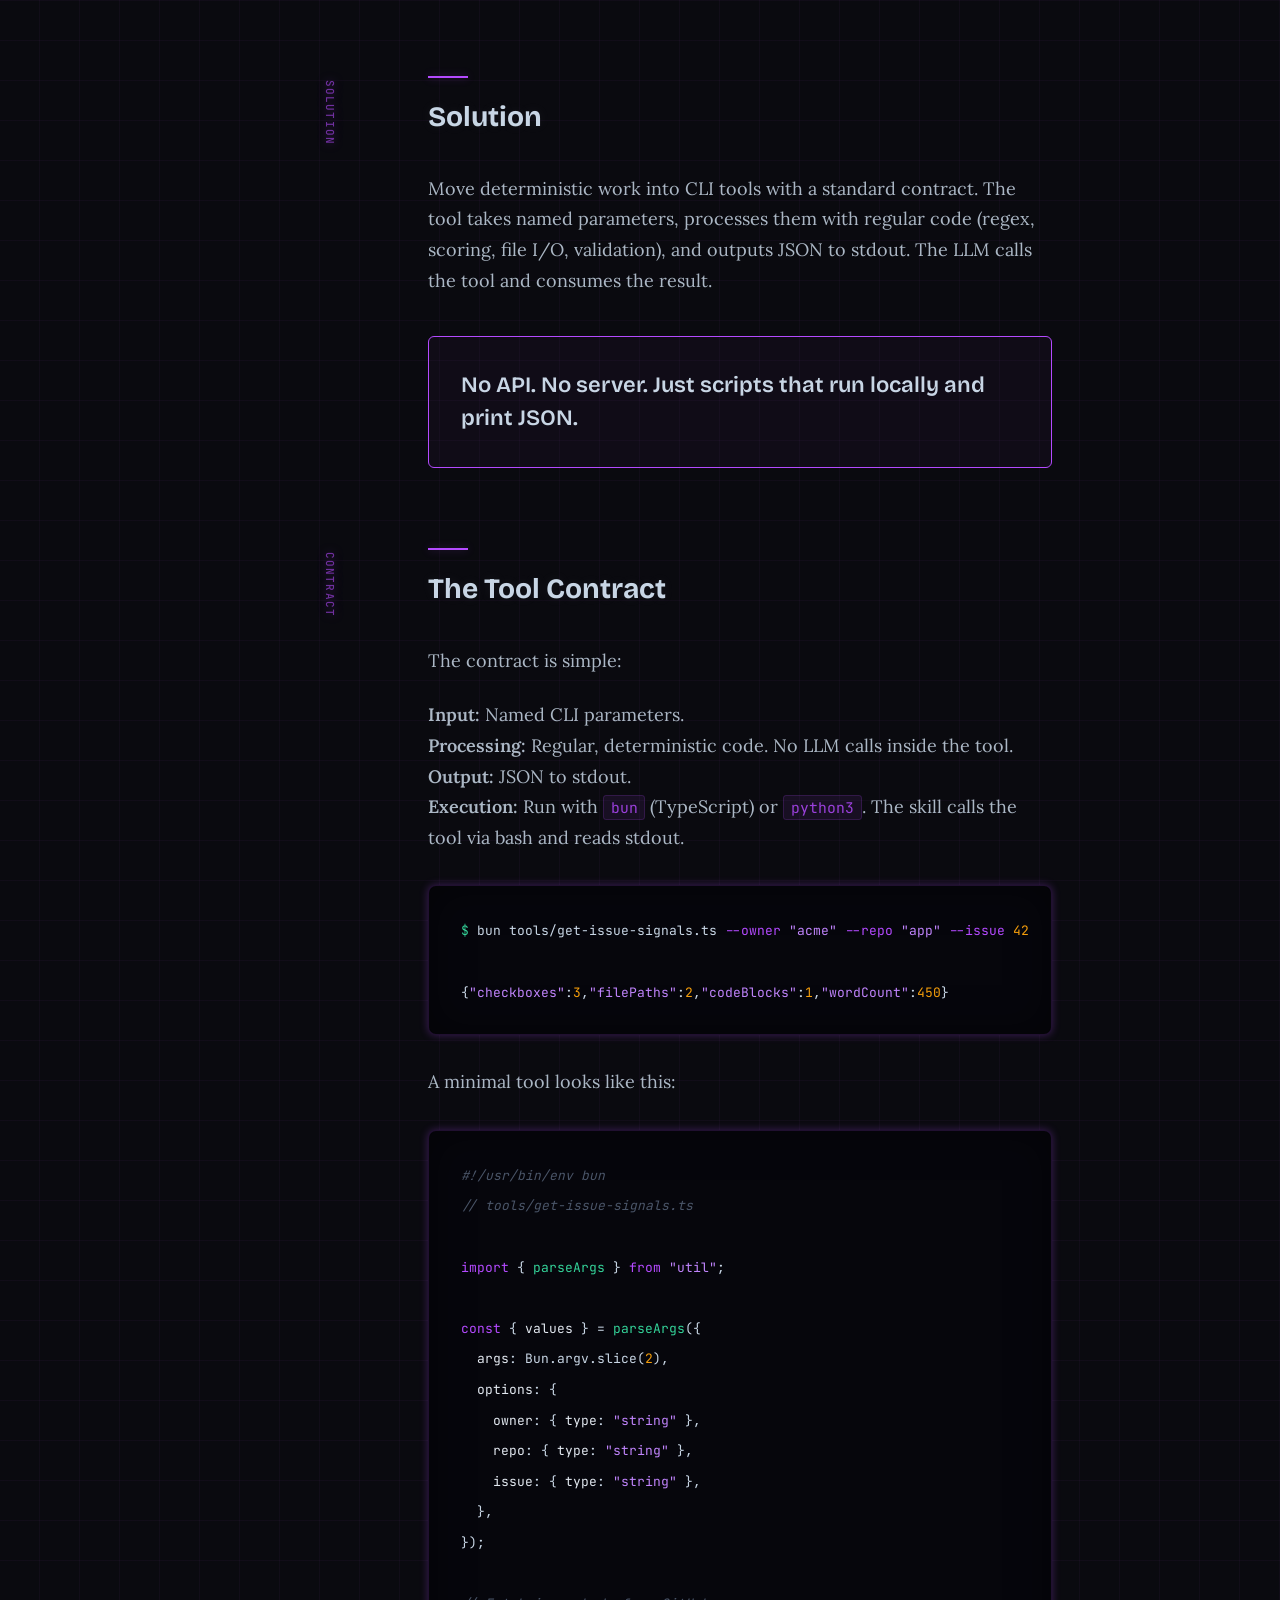
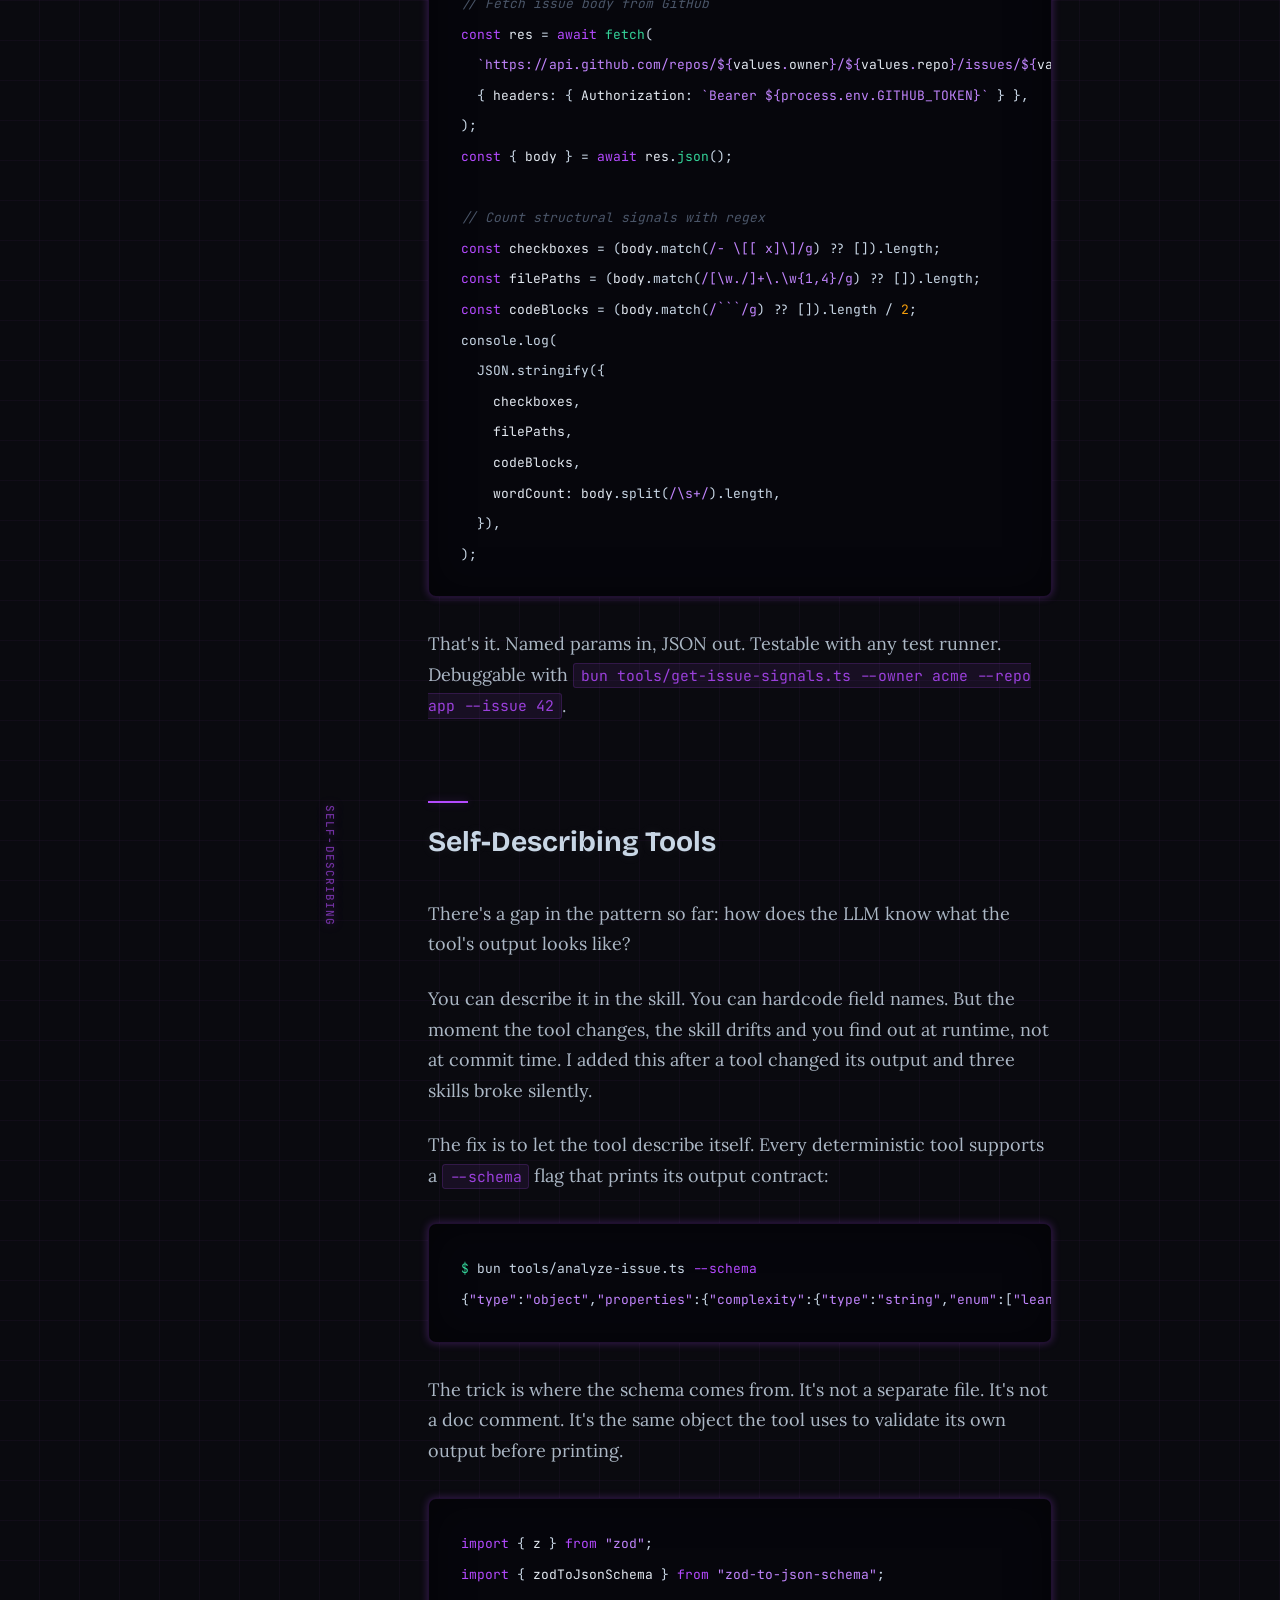
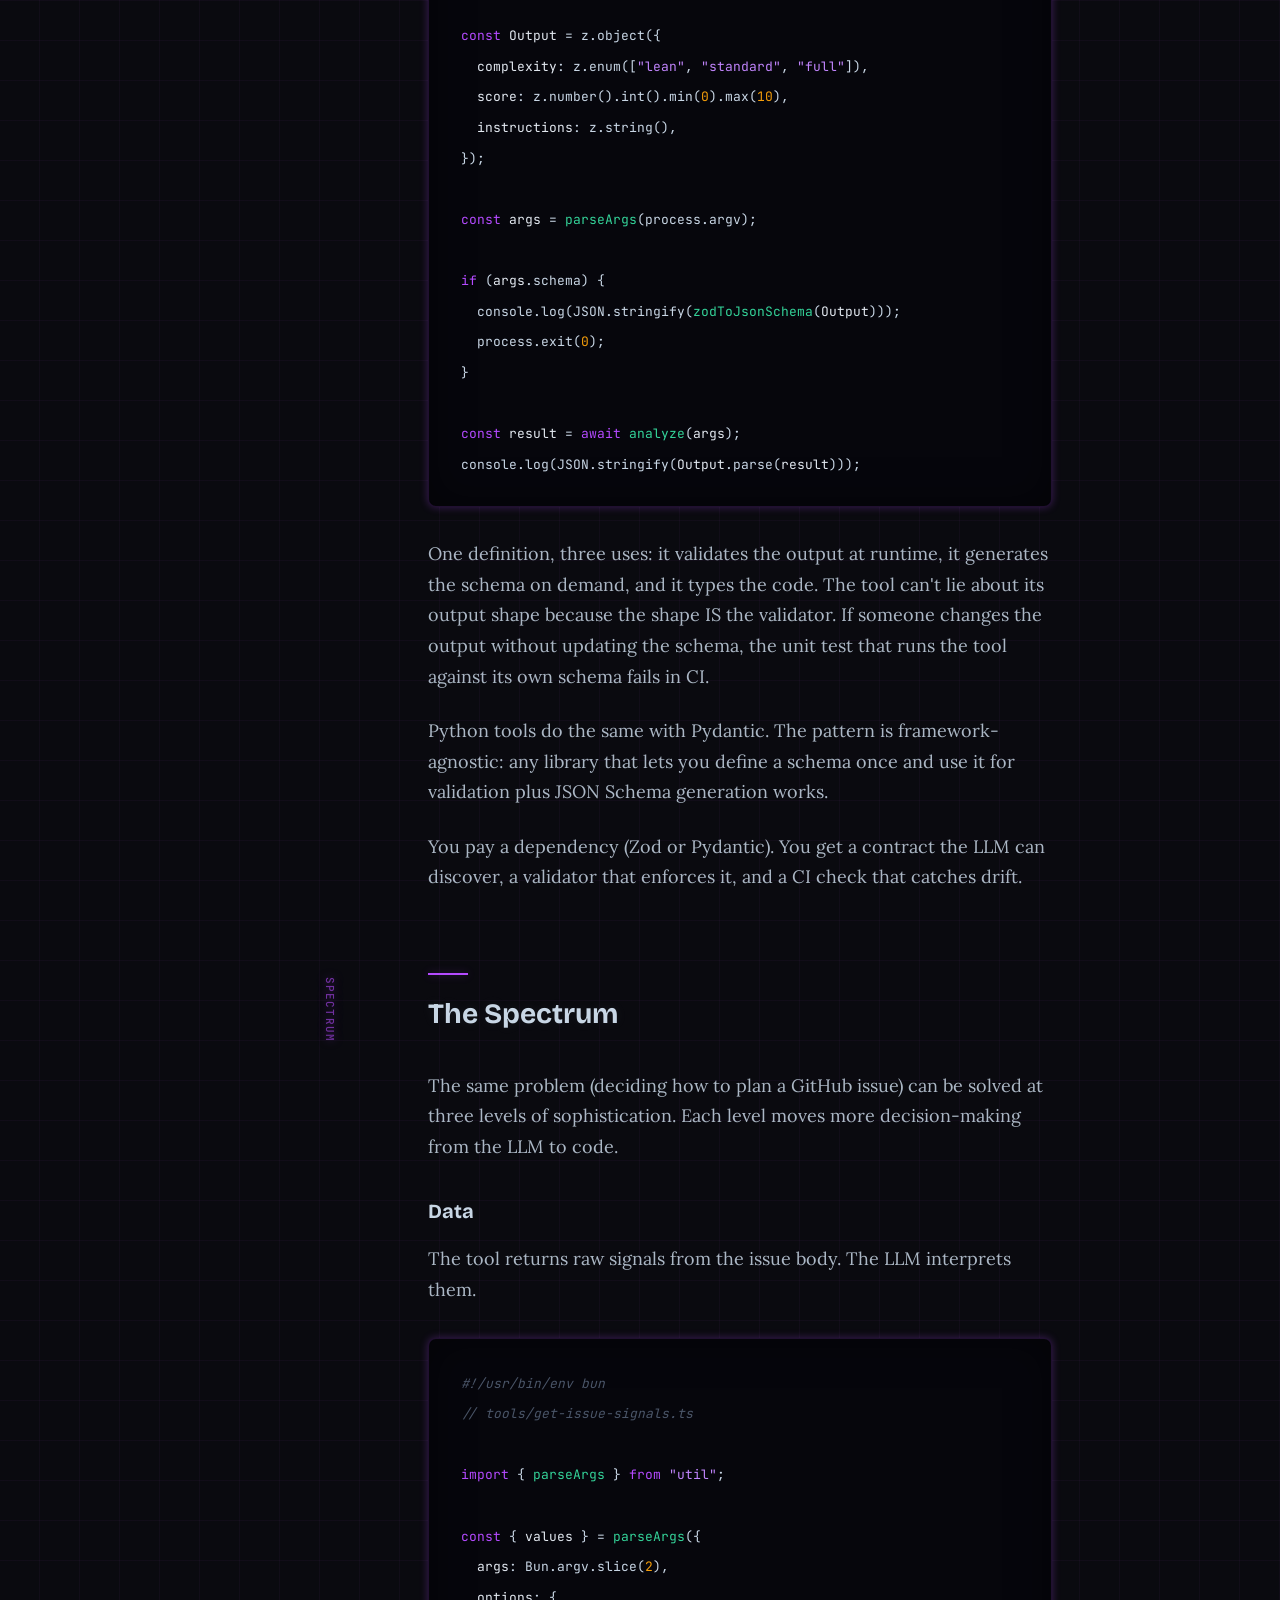
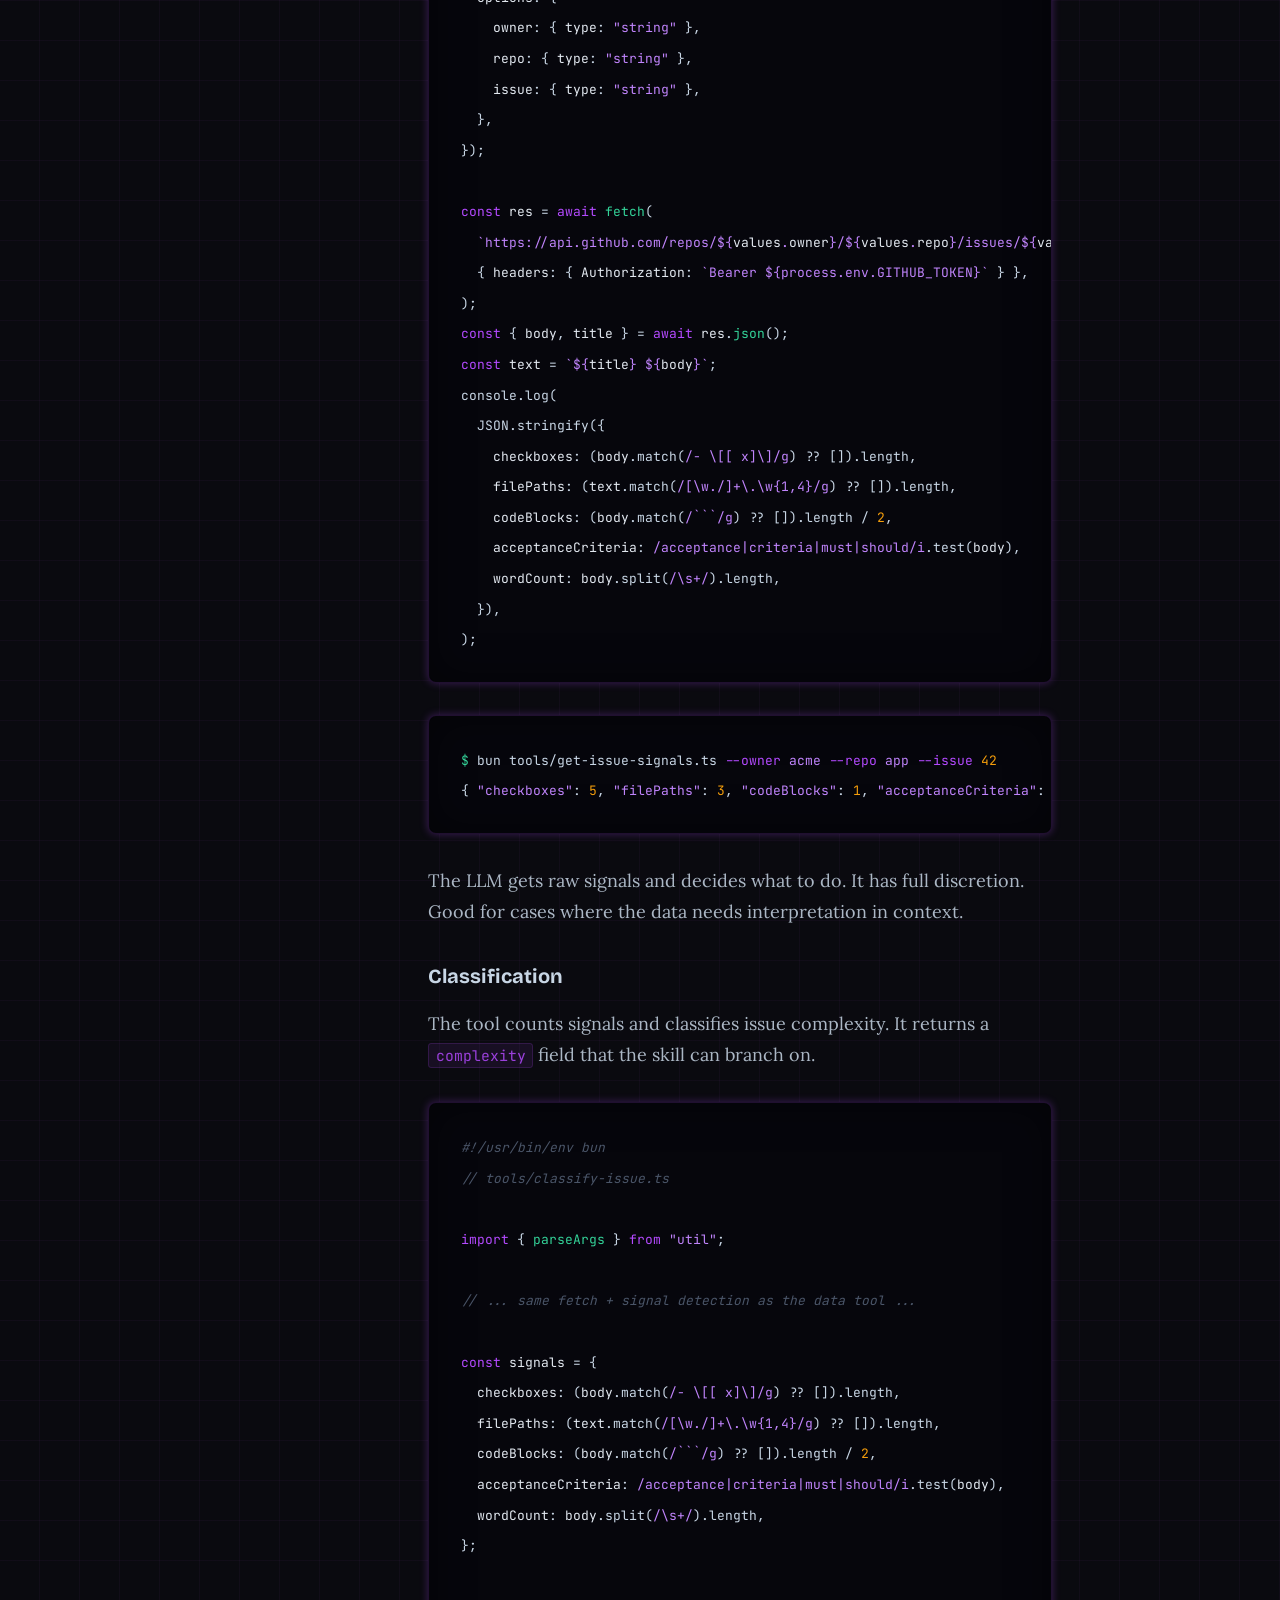
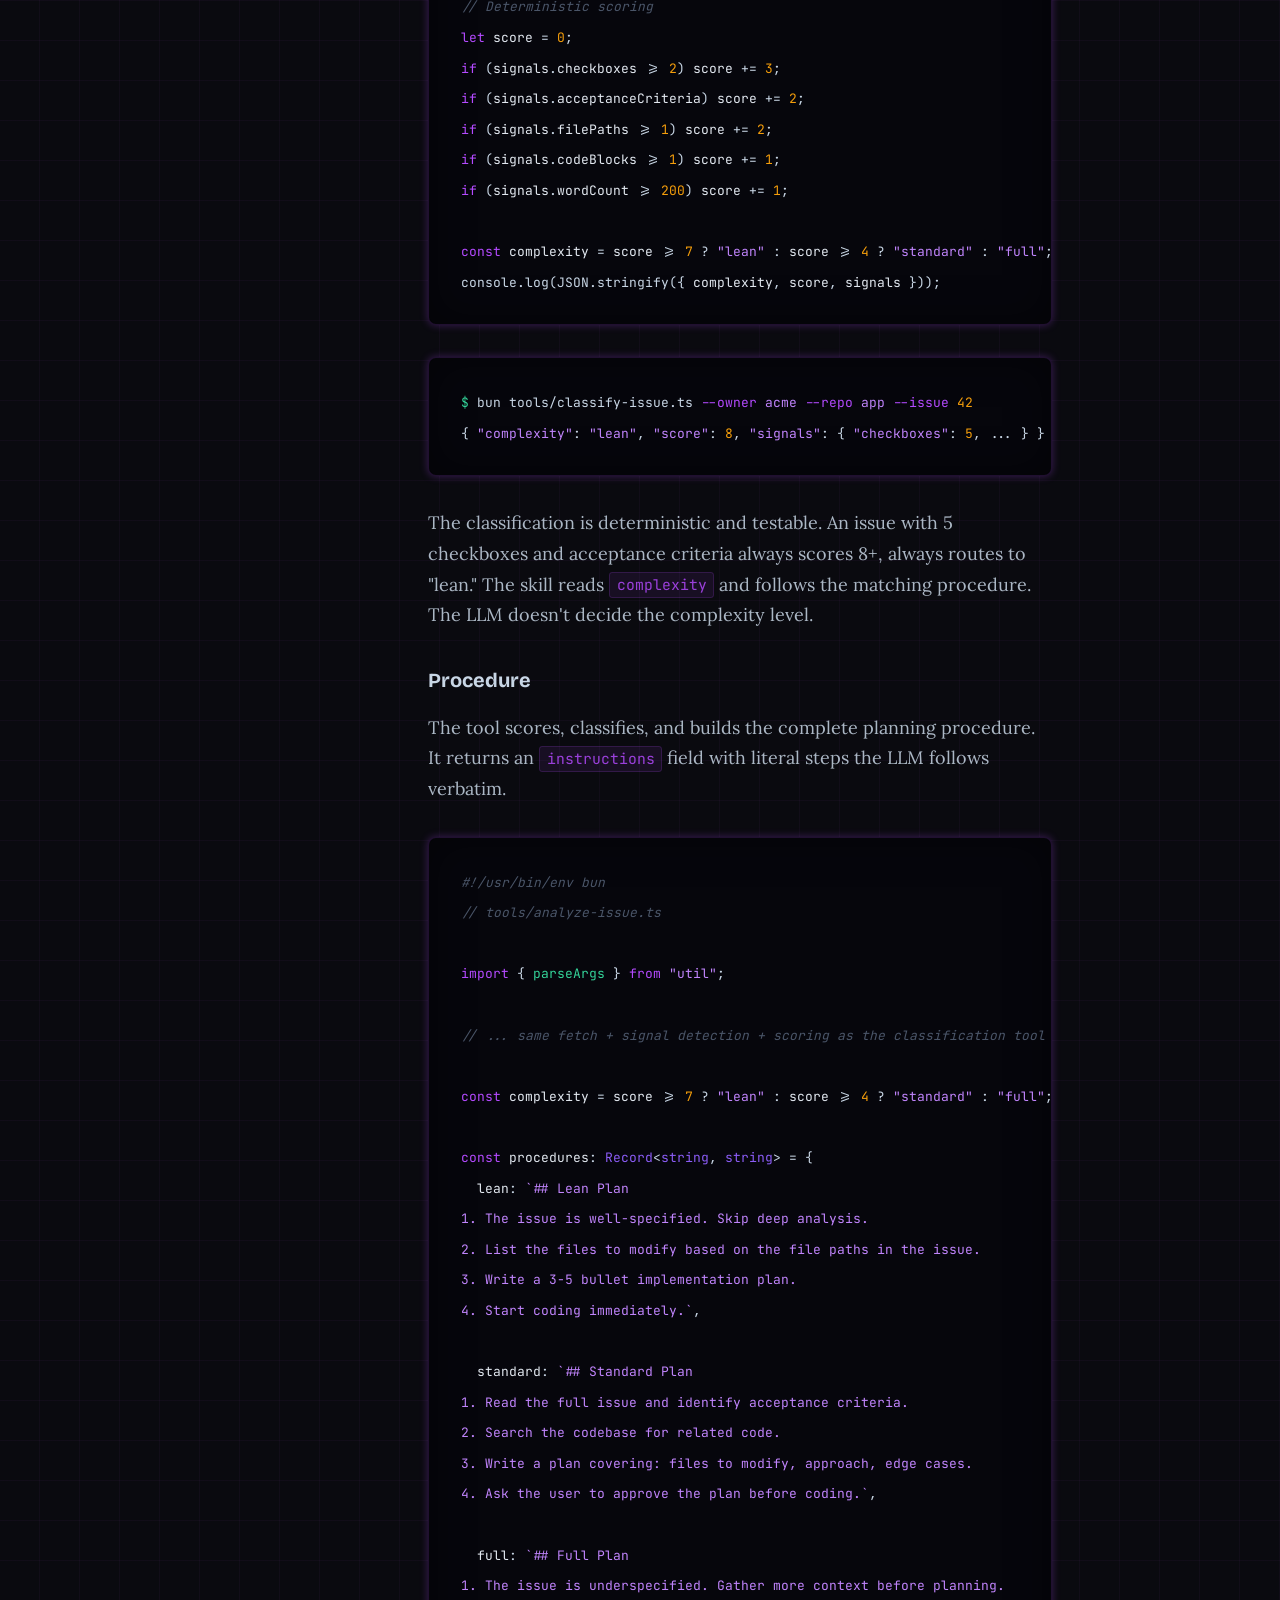
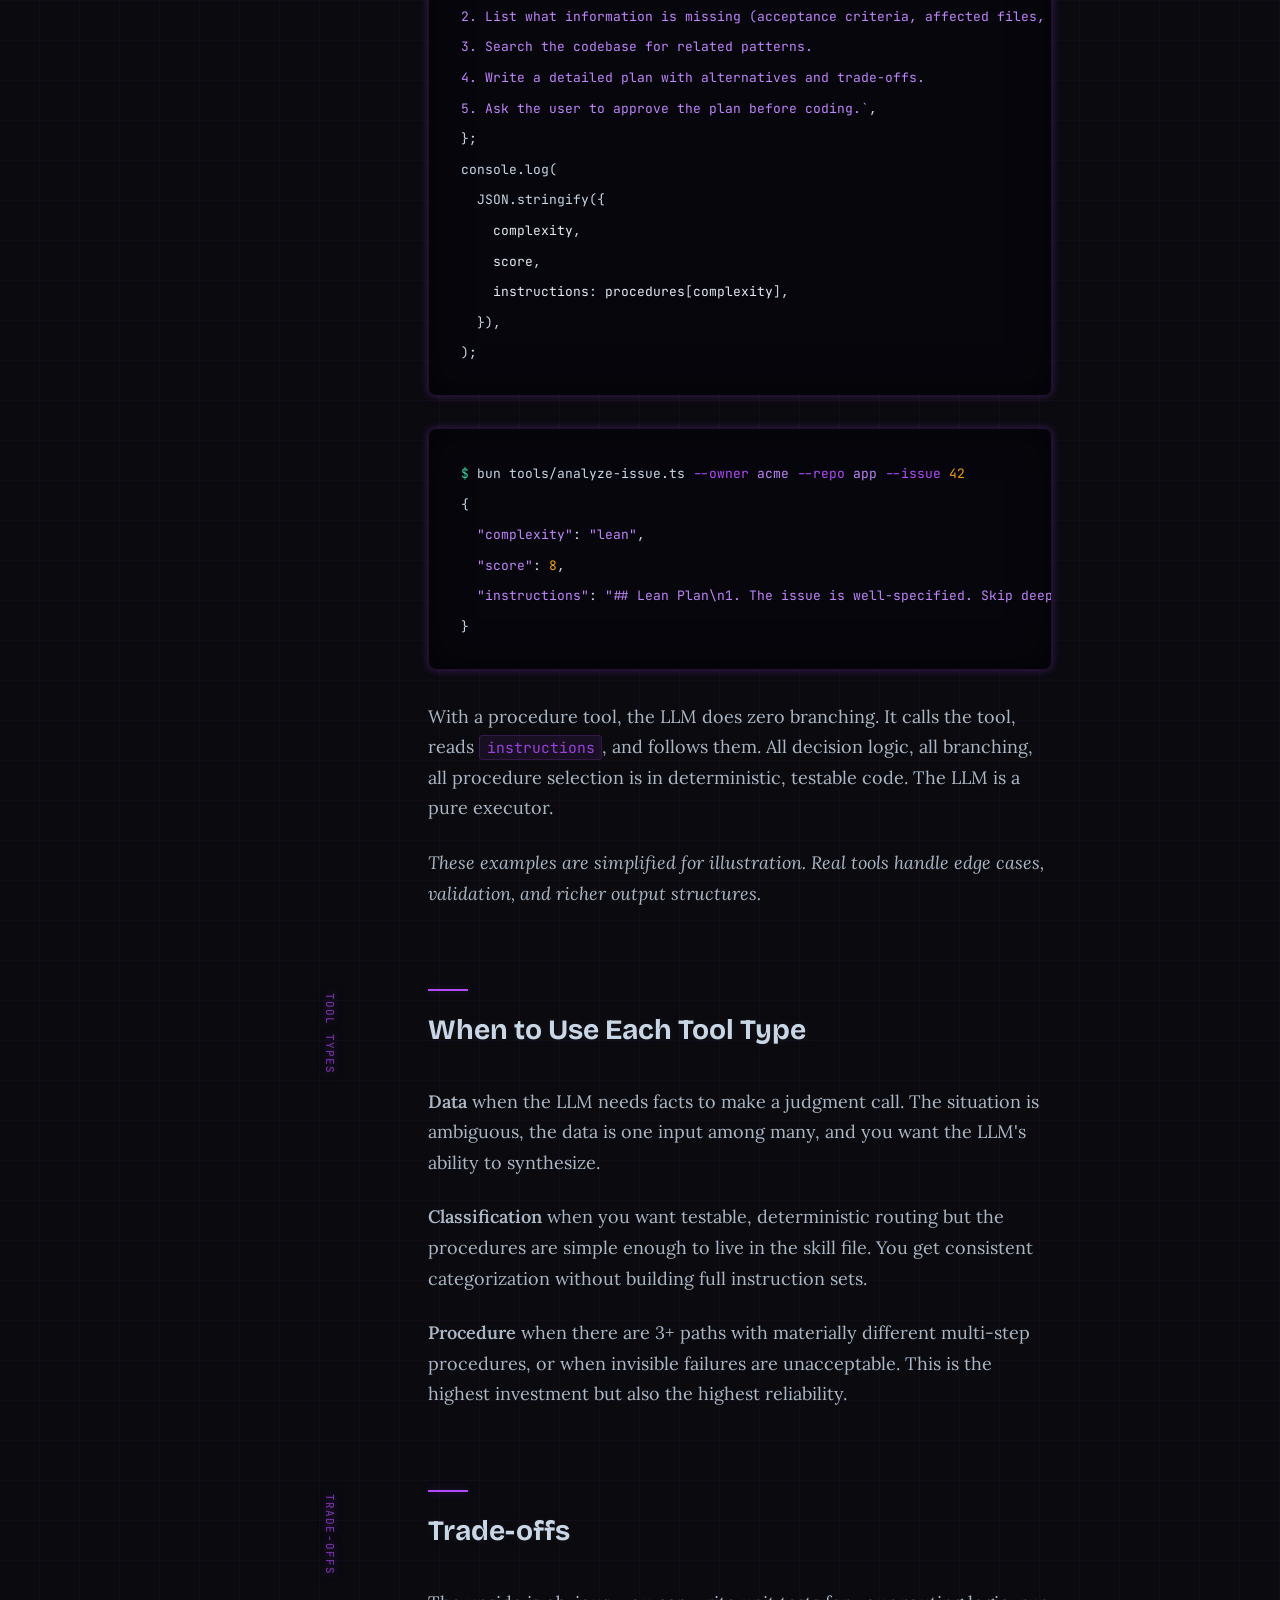
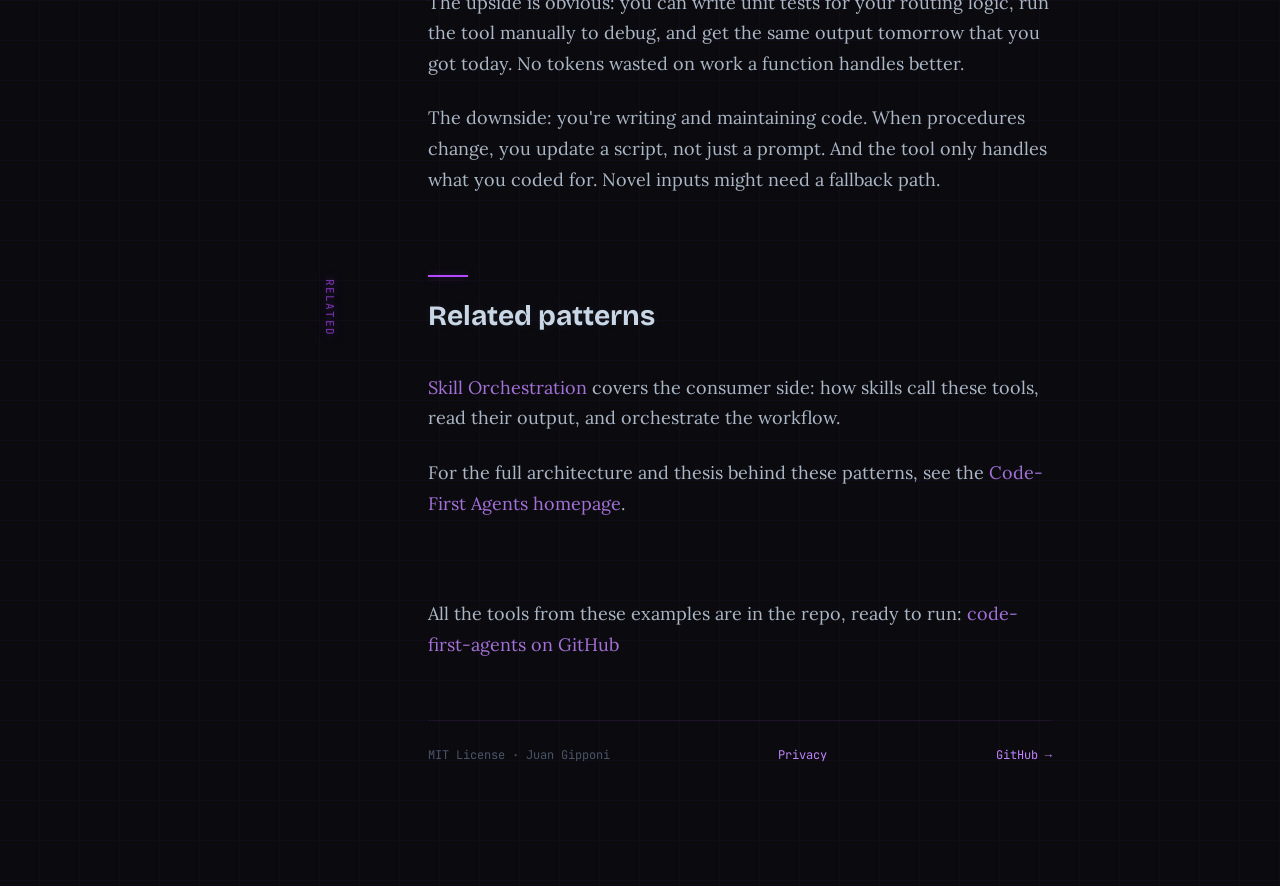
<file: patterns/deterministic-tools.html>
<!doctype html>
<html lang="en">
  <head>
    <meta charset="utf-8" />
    <meta name="viewport" content="width=device-width, initial-scale=1" />

    <!-- Primary -->
    <title>Deterministic Tools for AI Agents | Code-First Agents</title>
    <meta
      name="description"
      content="Build code-first CLI tools for AI agents with a standard contract. Deterministic processing, JSON output, self-describing schemas, and the spectrum from Data to Procedure."
    />
    <meta
      name="keywords"
      content="AI agents, CLI tools, deterministic, Zod, Pydantic, JSON schema, tool contract, LLM tooling, Claude skills"
    />
    <meta name="author" content="Juan Gipponi" />
    <meta name="robots" content="index, follow" />
    <meta name="theme-color" content="#0a0a0f" />
    <link
      rel="canonical"
      href="https://code-first-agents.com/patterns/deterministic-tools.html"
    />

    <!-- Open Graph -->
    <meta property="og:type" content="article" />
    <meta
      property="og:url"
      content="https://code-first-agents.com/patterns/deterministic-tools.html"
    />
    <meta
      property="og:title"
      content="Deterministic Tools for AI Agents | Code-First Agents"
    />
    <meta
      property="og:description"
      content="Build code-first CLI tools for AI agents. Deterministic processing, JSON output, and self-describing schemas. Testable, fast, and predictable."
    />
    <meta
      property="og:image"
      content="https://code-first-agents.com/assets/og-image.png"
    />
    <meta property="og:image:width" content="1200" />
    <meta property="og:image:height" content="630" />
    <meta property="og:site_name" content="Code-First Agents" />
    <meta property="og:locale" content="en_US" />
    <meta property="article:author" content="Juan Gipponi" />
    <meta property="article:section" content="AI Engineering" />

    <!-- Twitter -->
    <meta name="twitter:card" content="summary_large_image" />
    <meta name="twitter:site" content="@beogip" />
    <meta name="twitter:creator" content="@beogip" />
    <meta
      name="twitter:url"
      content="https://code-first-agents.com/patterns/deterministic-tools.html"
    />
    <meta
      name="twitter:title"
      content="Deterministic Tools for AI Agents | Code-First Agents"
    />
    <meta
      name="twitter:description"
      content="Build code-first CLI tools for AI agents. Deterministic processing, JSON output, and self-describing schemas."
    />
    <meta
      name="twitter:image"
      content="https://code-first-agents.com/assets/og-image.png"
    />

    <!-- Article dates -->
    <meta property="article:published_time" content="2026-04-10" />
    <meta property="article:modified_time" content="2026-06-24" />

    <!-- Assets -->
    <!-- Fonts are self-hosted in assets/fonts/ (declared in assets/style.css) — no third-party font requests. -->
    <link rel="stylesheet" href="../assets/style.css?v=8" />
    <link rel="icon" type="image/svg+xml" href="../assets/favicon.svg" />
    <link
      rel="icon"
      type="image/png"
      sizes="32x32"
      href="../assets/favicon-32x32.png"
    />
    <link rel="apple-touch-icon" href="../assets/apple-touch-icon.png" />
    <link rel="manifest" href="../site.webmanifest" />
    <link
      rel="alternate"
      type="text/markdown"
      href="deterministic-tools.md"
      title="Markdown version for LLMs"
    />

    <!-- Schema.org -->
    <script type="application/ld+json">
      {
        "@context": "https://schema.org",
        "@type": "TechArticle",
        "headline": "Deterministic Tools for AI Agents",
        "name": "Deterministic Tools for AI Agents | Code-First Agents",
        "description": "Build code-first CLI tools for AI agents with a standard contract. Deterministic processing, JSON output, self-describing schemas, and the spectrum from Data to Procedure.",
        "url": "https://code-first-agents.com/patterns/deterministic-tools.html",
        "mainEntityOfPage": {
          "@type": "WebPage",
          "@id": "https://code-first-agents.com/patterns/deterministic-tools.html"
        },
        "datePublished": "2026-04-10",
        "dateModified": "2026-06-24",
        "inLanguage": "en",
        "about": [
          {
            "@type": "DefinedTerm",
            "name": "Deterministic Tools",
            "description": "CLI tools that take structured input, do deterministic processing, and output JSON for LLM consumption"
          },
          {
            "@type": "DefinedTerm",
            "name": "AI Agent Architecture",
            "description": "Patterns for structuring reliable AI agent systems"
          }
        ],
        "speakable": {
          "@type": "SpeakableSpecification",
          "cssSelector": [".hero__subtitle", ".prose p:first-of-type"]
        },
        "author": {
          "@type": "Person",
          "name": "Juan Gipponi",
          "url": "https://www.linkedin.com/in/juan-gipponi",
          "jobTitle": "CTO",
          "knowsAbout": [
            "AI agents",
            "LLM engineering",
            "deterministic tools",
            "Claude Code"
          ]
        },
        "publisher": {
          "@type": "Organization",
          "name": "Code-First Agents",
          "url": "https://code-first-agents.com/",
          "logo": {
            "@type": "ImageObject",
            "url": "https://code-first-agents.com/assets/favicon.svg"
          }
        },
        "isPartOf": {
          "@type": "WebSite",
          "name": "Code-First Agents",
          "url": "https://code-first-agents.com/"
        },
        "license": "https://opensource.org/licenses/MIT",
        "keywords": "AI agents, CLI tools, deterministic, JSON schema, Zod, Pydantic, code-first"
      }
    </script>
    <script type="application/ld+json">
      {
        "@context": "https://schema.org",
        "@type": "HowTo",
        "name": "How to build a deterministic tool for AI agents",
        "description": "Build a CLI tool that takes named parameters, does deterministic processing, and outputs JSON to stdout for LLM consumption.",
        "step": [
          {
            "@type": "HowToStep",
            "name": "Define the input contract",
            "text": "Use named CLI parameters (e.g., --owner, --repo, --issue) parsed with a standard argument parser."
          },
          {
            "@type": "HowToStep",
            "name": "Implement deterministic processing",
            "text": "Write regular code (regex, scoring, file I/O, validation) with no LLM calls inside the tool."
          },
          {
            "@type": "HowToStep",
            "name": "Output JSON to stdout",
            "text": "Print structured JSON output that the LLM can consume. Use a schema library (Zod or Pydantic) to validate the output shape."
          },
          {
            "@type": "HowToStep",
            "name": "Add self-describing schema",
            "text": "Support a --schema flag that prints the tool's output contract as JSON Schema, generated from the same validator used at runtime."
          }
        ]
      }
    </script>
    <script type="application/ld+json">
      {
        "@context": "https://schema.org",
        "@type": "BreadcrumbList",
        "itemListElement": [
          {
            "@type": "ListItem",
            "position": 1,
            "name": "Code-First Agents",
            "item": "https://code-first-agents.com/"
          },
          {
            "@type": "ListItem",
            "position": 2,
            "name": "Deterministic Tools",
            "item": "https://code-first-agents.com/patterns/deterministic-tools.html"
          }
        ]
      }
    </script>
  </head>
  <body>
    <!-- Sidebar -->
    <aside class="sidebar">
      <a href="../index.html" class="sidebar__title">Code-First<br />Agents</a>
      <ul class="sidebar__nav">
        <li>
          <a href="deterministic-tools.html" class="active"
            >Deterministic Tools</a
          >
        </li>
        <li><a href="skill-orchestration.html">Skill Orchestration</a></li>
      </ul>
      <div class="sidebar__actions">
        <a
          href="https://github.com/beogip/code-first-agents"
          target="_blank"
          rel="noopener"
          class="sidebar__github"
          aria-label="View on GitHub"
        >
          <svg viewBox="0 0 16 16" fill="currentColor" aria-hidden="true" width="16" height="16">
            <path d="M8 0C3.58 0 0 3.58 0 8c0 3.54 2.29 6.53 5.47 7.59.4.07.55-.17.55-.38 0-.19-.01-.82-.01-1.49-2.01.37-2.53-.49-2.69-.94-.09-.23-.48-.94-.82-1.13-.28-.15-.68-.52-.01-.53.63-.01 1.08.58 1.23.82.72 1.21 1.87.87 2.33.66.07-.52.28-.87.51-1.07-1.78-.2-3.64-.89-3.64-3.95 0-.87.31-1.59.82-2.15-.08-.2-.36-1.02.08-2.12 0 0 .67-.21 2.2.82.64-.18 1.32-.27 2-.27.68 0 1.36.09 2 .27 1.53-1.04 2.2-.82 2.2-.82.44 1.1.16 1.92.08 2.12.51.56.82 1.27.82 2.15 0 3.07-1.87 3.75-3.65 3.95.29.25.54.73.54 1.48 0 1.07-.01 1.93-.01 2.2 0 .21.15.46.55.38A8.013 8.013 0 0016 8c0-4.42-3.58-8-8-8z"/>
          </svg>
          <span class="sidebar__github-label">GitHub</span>
        </a>
        <button class="sidebar__burger" aria-label="Toggle menu" aria-expanded="false">
          <span></span><span></span><span></span>
        </button>
      </div>
    </aside>

    <!-- Main Content -->
    <main class="main">
      <div class="content">
        <!-- Hero -->
        <section class="hero">
          <div class="hero__label">Pattern 01</div>
          <h1 class="hero__title">
            <span class="hero__title-dark">Code-First </span
            ><span class="hero__title-cyan">Deterministic Tools</span>
          </h1>
          <div class="hero__line"></div>
          <p class="hero__subtitle">
            CLI tools that do the work LLMs shouldn't. Write a test, run it, get
            the same result tomorrow.
          </p>
        </section>

        <!-- Install -->
        <section class="section">
          <div class="section__marker">Install</div>
          <h2 class="section__title">Install</h2>
          <div class="prose">
            <p>The framework for building deterministic tools, packaged.</p>
          </div>
          <!-- prettier-ignore -->
          <div class="code-block">
<code><span class="fn">$</span> bun add <span class="str">@code-first-agents/tool</span></code>
          </div>
          <a
            href="https://www.npmjs.com/package/@code-first-agents/tool"
            target="_blank"
            rel="noopener"
            class="hero__cta"
          >
            Get it on npm
          </a>
        </section>

        <!-- Problem -->
        <section class="section">
          <div class="section__marker">Problem</div>
          <h2 class="section__title">Problem</h2>
          <div class="prose">
            <p>
              An issue has 5 checkboxes, references 3 file paths, and includes
              acceptance criteria. That's a well-specified issue. The planning
              approach should be lightweight.
            </p>
            <p>
              But if you ask the LLM to figure that out from the raw issue body,
              you're spending tokens on pattern matching that regex can do in
              milliseconds. Worse, the LLM might miss a checkbox, miscount the
              signals, or change its assessment depending on how the issue is
              worded.
            </p>
            <p>
              Every time you ask the LLM to do deterministic work, you're paying
              for unpredictability. You can't write a test for "the LLM usually
              counts checkboxes correctly." You can't debug why it called the
              same issue "complex" yesterday and "simple" today.
            </p>
            <p>
              I ran into this building an issue triage agent. The same issue got
              different complexity ratings on different runs. Moving the signal
              counting to a script made it deterministic overnight.
            </p>
          </div>
        </section>

        <!-- Solution -->
        <section class="section">
          <div class="section__marker">Solution</div>
          <h2 class="section__title">Solution</h2>
          <div class="prose">
            <p>
              Move deterministic work into CLI tools with a standard contract.
              The tool takes named parameters, processes them with regular code
              (regex, scoring, file I/O, validation), and outputs JSON to
              stdout. The LLM calls the tool and consumes the result.
            </p>
          </div>
          <div class="emphasis">
            No API. No server. Just scripts that run locally and print JSON.
          </div>
        </section>

        <!-- The Tool Contract -->
        <section class="section">
          <div class="section__marker">Contract</div>
          <h2 class="section__title">The Tool Contract</h2>
          <div class="prose">
            <p>The contract is simple:</p>
            <p>
              <strong>Input:</strong> Named CLI parameters.<br />
              <strong>Processing:</strong> Regular, deterministic code. No LLM
              calls inside the tool.<br />
              <strong>Output:</strong> JSON to stdout.<br />
              <strong>Execution:</strong> Run with <code>bun</code> (TypeScript)
              or <code>python3</code>. The skill calls the tool via bash and
              reads stdout.
            </p>
          </div>

          <!-- prettier-ignore -->
          <div class="code-block">
<code><span class="fn">$</span> bun tools/get-issue-signals.ts <span class="kw">--owner</span> <span class="str">"acme"</span> <span class="kw">--repo</span> <span class="str">"app"</span> <span class="kw">--issue</span> <span class="num">42</span>

{<span class="str">"checkboxes"</span>:<span class="num">3</span>,<span class="str">"filePaths"</span>:<span class="num">2</span>,<span class="str">"codeBlocks"</span>:<span class="num">1</span>,<span class="str">"wordCount"</span>:<span class="num">450</span>}</code>
          </div>

          <div class="prose">
            <p>A minimal tool looks like this:</p>
          </div>

          <!-- prettier-ignore -->
          <div class="code-block">
<code><span class="comment">#!/usr/bin/env bun</span>
<span class="comment">// tools/get-issue-signals.ts</span>

<span class="kw">import</span> { <span class="fn">parseArgs</span> } <span class="kw">from</span> <span class="str">"util"</span>;

<span class="kw">const</span> { <span class="prop">values</span> } = <span class="fn">parseArgs</span>({
  <span class="prop">args</span>: Bun.argv.slice(<span class="num">2</span>),
  <span class="prop">options</span>: {
    <span class="prop">owner</span>: { <span class="prop">type</span>: <span class="str">"string"</span> },
    <span class="prop">repo</span>: { <span class="prop">type</span>: <span class="str">"string"</span> },
    <span class="prop">issue</span>: { <span class="prop">type</span>: <span class="str">"string"</span> },
  },
});

<span class="comment">// Fetch issue body from GitHub</span>
<span class="kw">const</span> <span class="prop">res</span> = <span class="kw">await</span> <span class="fn">fetch</span>(
  <span class="str">`https://api.github.com/repos/${<span class="prop">values</span>.<span class="prop">owner</span>}/${<span class="prop">values</span>.<span class="prop">repo</span>}/issues/${<span class="prop">values</span>.<span class="prop">issue</span>}`</span>,
  { <span class="prop">headers</span>: { <span class="prop">Authorization</span>: <span class="str">`Bearer ${process.env.GITHUB_TOKEN}`</span> } },
);
<span class="kw">const</span> { <span class="prop">body</span> } = <span class="kw">await</span> <span class="prop">res</span>.<span class="fn">json</span>();

<span class="comment">// Count structural signals with regex</span>
<span class="kw">const</span> <span class="prop">checkboxes</span> = (<span class="prop">body</span>.match(<span class="str">/- \[[ x]\]/g</span>) ?? []).length;
<span class="kw">const</span> <span class="prop">filePaths</span> = (<span class="prop">body</span>.match(<span class="str">/[\w./]+\.\w{1,4}/g</span>) ?? []).length;
<span class="kw">const</span> <span class="prop">codeBlocks</span> = (<span class="prop">body</span>.match(<span class="str">/```/g</span>) ?? []).length / <span class="num">2</span>;
console.log(
  JSON.stringify({
    <span class="prop">checkboxes</span>,
    <span class="prop">filePaths</span>,
    <span class="prop">codeBlocks</span>,
    <span class="prop">wordCount</span>: <span class="prop">body</span>.split(<span class="str">/\s+/</span>).length,
  }),
);</code>
          </div>

          <div class="prose">
            <p>
              That's it. Named params in, JSON out. Testable with any test
              runner. Debuggable with
              <code
                >bun tools/get-issue-signals.ts --owner acme --repo app --issue
                42</code
              >.
            </p>
          </div>
        </section>

        <!-- Self-Describing Tools -->
        <section class="section" id="self-describing">
          <div class="section__marker">Self-describing</div>
          <h2 class="section__title">Self-Describing Tools</h2>
          <div class="prose">
            <p>
              There's a gap in the pattern so far: how does the LLM know what
              the tool's output looks like?
            </p>
            <p>
              You can describe it in the skill. You can hardcode field names.
              But the moment the tool changes, the skill drifts and you find out
              at runtime, not at commit time. I added this after a tool changed
              its output and three skills broke silently.
            </p>
            <p>
              The fix is to let the tool describe itself. Every deterministic
              tool supports a <code>--schema</code> flag that prints its output
              contract:
            </p>
          </div>
          <!-- prettier-ignore -->
          <div class="code-block">
<code><span class="fn">$</span> bun tools/analyze-issue.ts <span class="kw">--schema</span>
{<span class="str">"type"</span>:<span class="str">"object"</span>,<span class="str">"properties"</span>:{<span class="str">"complexity"</span>:{<span class="str">"type"</span>:<span class="str">"string"</span>,<span class="str">"enum"</span>:[<span class="str">"lean"</span>,<span class="str">"standard"</span>,<span class="str">"full"</span>]}, ...}}</code>
          </div>

          <div class="prose">
            <p>
              The trick is where the schema comes from. It's not a separate
              file. It's not a doc comment. It's the same object the tool uses
              to validate its own output before printing.
            </p>
          </div>
          <!-- prettier-ignore -->
          <div class="code-block">
<code><span class="kw">import</span> { <span class="prop">z</span> } <span class="kw">from</span> <span class="str">"zod"</span>;
<span class="kw">import</span> { <span class="prop">zodToJsonSchema</span> } <span class="kw">from</span> <span class="str">"zod-to-json-schema"</span>;

<span class="kw">const</span> <span class="prop">Output</span> = z.object({
  <span class="prop">complexity</span>: z.enum([<span class="str">"lean"</span>, <span class="str">"standard"</span>, <span class="str">"full"</span>]),
  <span class="prop">score</span>: z.number().int().min(<span class="num">0</span>).max(<span class="num">10</span>),
  <span class="prop">instructions</span>: z.string(),
});

<span class="kw">const</span> <span class="prop">args</span> = <span class="fn">parseArgs</span>(process.argv);

<span class="kw">if</span> (<span class="prop">args</span>.schema) {
  console.log(JSON.stringify(<span class="fn">zodToJsonSchema</span>(<span class="prop">Output</span>)));
  process.exit(<span class="num">0</span>);
}

<span class="kw">const</span> <span class="prop">result</span> = <span class="kw">await</span> <span class="fn">analyze</span>(<span class="prop">args</span>);
console.log(JSON.stringify(<span class="prop">Output</span>.parse(<span class="prop">result</span>)));</code>
          </div>

          <div class="prose">
            <p>
              One definition, three uses: it validates the output at runtime, it
              generates the schema on demand, and it types the code. The tool
              can't lie about its output shape because the shape IS the
              validator. If someone changes the output without updating the
              schema, the unit test that runs the tool against its own schema
              fails in CI.
            </p>
            <p>
              Python tools do the same with Pydantic. The pattern is
              framework-agnostic: any library that lets you define a schema once
              and use it for validation plus JSON Schema generation works.
            </p>
            <p>
              You pay a dependency (Zod or Pydantic). You get a contract the LLM
              can discover, a validator that enforces it, and a CI check that
              catches drift.
            </p>
          </div>
        </section>

        <!-- The Spectrum -->
        <section class="section">
          <div class="section__marker">Spectrum</div>
          <h2 class="section__title">The Spectrum</h2>
          <div class="prose">
            <p>
              The same problem (deciding how to plan a GitHub issue) can be
              solved at three levels of sophistication. Each level moves more
              decision-making from the LLM to code.
            </p>
          </div>

          <h3>Data</h3>
          <div class="prose">
            <p>
              The tool returns raw signals from the issue body. The LLM
              interprets them.
            </p>
          </div>

          <!-- prettier-ignore -->
          <div class="code-block">
<code><span class="comment">#!/usr/bin/env bun</span>
<span class="comment">// tools/get-issue-signals.ts</span>

<span class="kw">import</span> { <span class="fn">parseArgs</span> } <span class="kw">from</span> <span class="str">"util"</span>;

<span class="kw">const</span> { <span class="prop">values</span> } = <span class="fn">parseArgs</span>({
  <span class="prop">args</span>: Bun.argv.slice(<span class="num">2</span>),
  <span class="prop">options</span>: {
    <span class="prop">owner</span>: { <span class="prop">type</span>: <span class="str">"string"</span> },
    <span class="prop">repo</span>: { <span class="prop">type</span>: <span class="str">"string"</span> },
    <span class="prop">issue</span>: { <span class="prop">type</span>: <span class="str">"string"</span> },
  },
});

<span class="kw">const</span> <span class="prop">res</span> = <span class="kw">await</span> <span class="fn">fetch</span>(
  <span class="str">`https://api.github.com/repos/${<span class="prop">values</span>.<span class="prop">owner</span>}/${<span class="prop">values</span>.<span class="prop">repo</span>}/issues/${<span class="prop">values</span>.<span class="prop">issue</span>}`</span>,
  { <span class="prop">headers</span>: { <span class="prop">Authorization</span>: <span class="str">`Bearer ${process.env.GITHUB_TOKEN}`</span> } },
);
<span class="kw">const</span> { <span class="prop">body</span>, <span class="prop">title</span> } = <span class="kw">await</span> <span class="prop">res</span>.<span class="fn">json</span>();
<span class="kw">const</span> <span class="prop">text</span> = <span class="str">`${<span class="prop">title</span>} ${<span class="prop">body</span>}`</span>;
console.log(
  JSON.stringify({
    <span class="prop">checkboxes</span>: (<span class="prop">body</span>.match(<span class="str">/- \[[ x]\]/g</span>) ?? []).length,
    <span class="prop">filePaths</span>: (<span class="prop">text</span>.match(<span class="str">/[\w./]+\.\w{1,4}/g</span>) ?? []).length,
    <span class="prop">codeBlocks</span>: (<span class="prop">body</span>.match(<span class="str">/```/g</span>) ?? []).length / <span class="num">2</span>,
    <span class="prop">acceptanceCriteria</span>: <span class="str">/acceptance|criteria|must|should/i</span>.test(<span class="prop">body</span>),
    <span class="prop">wordCount</span>: <span class="prop">body</span>.split(<span class="str">/\s+/</span>).length,
  }),
);</code>
          </div>

          <!-- prettier-ignore -->
          <div class="code-block">
<code><span class="fn">$</span> bun tools/get-issue-signals.ts <span class="kw">--owner</span> <span class="str">acme</span> <span class="kw">--repo</span> <span class="str">app</span> <span class="kw">--issue</span> <span class="num">42</span>
{ <span class="str">"checkboxes"</span>: <span class="num">5</span>, <span class="str">"filePaths"</span>: <span class="num">3</span>, <span class="str">"codeBlocks"</span>: <span class="num">1</span>, <span class="str">"acceptanceCriteria"</span>: <span class="kw">true</span>, <span class="str">"wordCount"</span>: <span class="num">450</span> }</code>
          </div>

          <div class="prose">
            <p>
              The LLM gets raw signals and decides what to do. It has full
              discretion. Good for cases where the data needs interpretation in
              context.
            </p>
          </div>

          <h3>Classification</h3>
          <div class="prose">
            <p>
              The tool counts signals and classifies issue complexity. It
              returns a
              <code>complexity</code> field that the skill can branch on.
            </p>
          </div>

          <!-- prettier-ignore -->
          <div class="code-block">
<code><span class="comment">#!/usr/bin/env bun</span>
<span class="comment">// tools/classify-issue.ts</span>

<span class="kw">import</span> { <span class="fn">parseArgs</span> } <span class="kw">from</span> <span class="str">"util"</span>;

<span class="comment">// ... same fetch + signal detection as the data tool ...</span>

<span class="kw">const</span> <span class="prop">signals</span> = {
  <span class="prop">checkboxes</span>: (<span class="prop">body</span>.match(<span class="str">/- \[[ x]\]/g</span>) ?? []).length,
  <span class="prop">filePaths</span>: (<span class="prop">text</span>.match(<span class="str">/[\w./]+\.\w{1,4}/g</span>) ?? []).length,
  <span class="prop">codeBlocks</span>: (<span class="prop">body</span>.match(<span class="str">/```/g</span>) ?? []).length / <span class="num">2</span>,
  <span class="prop">acceptanceCriteria</span>: <span class="str">/acceptance|criteria|must|should/i</span>.test(<span class="prop">body</span>),
  <span class="prop">wordCount</span>: <span class="prop">body</span>.split(<span class="str">/\s+/</span>).length,
};

<span class="comment">// Deterministic scoring</span>
<span class="kw">let</span> <span class="prop">score</span> = <span class="num">0</span>;
<span class="kw">if</span> (<span class="prop">signals</span>.<span class="prop">checkboxes</span> &gt;= <span class="num">2</span>) <span class="prop">score</span> += <span class="num">3</span>;
<span class="kw">if</span> (<span class="prop">signals</span>.<span class="prop">acceptanceCriteria</span>) <span class="prop">score</span> += <span class="num">2</span>;
<span class="kw">if</span> (<span class="prop">signals</span>.<span class="prop">filePaths</span> &gt;= <span class="num">1</span>) <span class="prop">score</span> += <span class="num">2</span>;
<span class="kw">if</span> (<span class="prop">signals</span>.<span class="prop">codeBlocks</span> &gt;= <span class="num">1</span>) <span class="prop">score</span> += <span class="num">1</span>;
<span class="kw">if</span> (<span class="prop">signals</span>.<span class="prop">wordCount</span> &gt;= <span class="num">200</span>) <span class="prop">score</span> += <span class="num">1</span>;

<span class="kw">const</span> <span class="prop">complexity</span> = <span class="prop">score</span> &gt;= <span class="num">7</span> ? <span class="str">"lean"</span> : <span class="prop">score</span> &gt;= <span class="num">4</span> ? <span class="str">"standard"</span> : <span class="str">"full"</span>;
console.log(JSON.stringify({ <span class="prop">complexity</span>, <span class="prop">score</span>, <span class="prop">signals</span> }));</code>
          </div>

          <!-- prettier-ignore -->
          <div class="code-block">
<code><span class="fn">$</span> bun tools/classify-issue.ts <span class="kw">--owner</span> <span class="str">acme</span> <span class="kw">--repo</span> <span class="str">app</span> <span class="kw">--issue</span> <span class="num">42</span>
{ <span class="str">"complexity"</span>: <span class="str">"lean"</span>, <span class="str">"score"</span>: <span class="num">8</span>, <span class="str">"signals"</span>: { <span class="str">"checkboxes"</span>: <span class="num">5</span>, ... } }</code>
          </div>

          <div class="prose">
            <p>
              The classification is deterministic and testable. An issue with 5
              checkboxes and acceptance criteria always scores 8+, always routes
              to "lean." The skill reads <code>complexity</code> and follows the
              matching procedure. The LLM doesn't decide the complexity level.
            </p>
          </div>

          <h3>Procedure</h3>
          <div class="prose">
            <p>
              The tool scores, classifies, and builds the complete planning
              procedure. It returns an <code>instructions</code> field with
              literal steps the LLM follows verbatim.
            </p>
          </div>

          <!-- prettier-ignore -->
          <div class="code-block">
<code><span class="comment">#!/usr/bin/env bun</span>
<span class="comment">// tools/analyze-issue.ts</span>

<span class="kw">import</span> { <span class="fn">parseArgs</span> } <span class="kw">from</span> <span class="str">"util"</span>;

<span class="comment">// ... same fetch + signal detection + scoring as the classification tool ...</span>

<span class="kw">const</span> <span class="prop">complexity</span> = <span class="prop">score</span> &gt;= <span class="num">7</span> ? <span class="str">"lean"</span> : <span class="prop">score</span> &gt;= <span class="num">4</span> ? <span class="str">"standard"</span> : <span class="str">"full"</span>;

<span class="kw">const</span> <span class="prop">procedures</span>: <span class="type">Record</span>&lt;<span class="type">string</span>, <span class="type">string</span>&gt; = {
  <span class="prop">lean</span>: <span class="str">`## Lean Plan
1. The issue is well-specified. Skip deep analysis.
2. List the files to modify based on the file paths in the issue.
3. Write a 3-5 bullet implementation plan.
4. Start coding immediately.`</span>,

  <span class="prop">standard</span>: <span class="str">`## Standard Plan
1. Read the full issue and identify acceptance criteria.
2. Search the codebase for related code.
3. Write a plan covering: files to modify, approach, edge cases.
4. Ask the user to approve the plan before coding.`</span>,

  <span class="prop">full</span>: <span class="str">`## Full Plan
1. The issue is underspecified. Gather more context before planning.
2. List what information is missing (acceptance criteria, affected files, scope).
3. Search the codebase for related patterns.
4. Write a detailed plan with alternatives and trade-offs.
5. Ask the user to approve the plan before coding.`</span>,
};
console.log(
  JSON.stringify({
    <span class="prop">complexity</span>,
    <span class="prop">score</span>,
    <span class="prop">instructions</span>: <span class="prop">procedures</span>[<span class="prop">complexity</span>],
  }),
);</code>
          </div>

          <!-- prettier-ignore -->
          <div class="code-block">
<code><span class="fn">$</span> bun tools/analyze-issue.ts <span class="kw">--owner</span> <span class="str">acme</span> <span class="kw">--repo</span> <span class="str">app</span> <span class="kw">--issue</span> <span class="num">42</span>
{
  <span class="str">"complexity"</span>: <span class="str">"lean"</span>,
  <span class="str">"score"</span>: <span class="num">8</span>,
  <span class="str">"instructions"</span>: <span class="str">"## Lean Plan\n1. The issue is well-specified. Skip deep analysis..."</span>
}</code>
          </div>

          <div class="prose">
            <p>
              With a procedure tool, the LLM does zero branching. It calls the
              tool, reads <code>instructions</code>, and follows them. All
              decision logic, all branching, all procedure selection is in
              deterministic, testable code. The LLM is a pure executor.
            </p>
            <p>
              <em
                >These examples are simplified for illustration. Real tools
                handle edge cases, validation, and richer output structures.</em
              >
            </p>
          </div>
        </section>

        <!-- When to Use Each Tool Type -->
        <section class="section">
          <div class="section__marker">Tool types</div>
          <h2 class="section__title">When to Use Each Tool Type</h2>
          <div class="prose">
            <p>
              <strong>Data</strong> when the LLM needs facts to make a judgment
              call. The situation is ambiguous, the data is one input among
              many, and you want the LLM's ability to synthesize.
            </p>
            <p>
              <strong>Classification</strong> when you want testable,
              deterministic routing but the procedures are simple enough to live
              in the skill file. You get consistent categorization without
              building full instruction sets.
            </p>
            <p>
              <strong>Procedure</strong> when there are 3+ paths with
              materially different multi-step procedures, or when invisible
              failures are unacceptable. This is the highest investment but also
              the highest reliability.
            </p>
          </div>
        </section>

        <!-- Trade-offs -->
        <section class="section">
          <div class="section__marker">Trade-offs</div>
          <h2 class="section__title">Trade-offs</h2>
          <div class="prose">
            <p>
              The upside is obvious: you can write unit tests for your routing
              logic, run the tool manually to debug, and get the same output
              tomorrow that you got today. No tokens wasted on work a function
              handles better.
            </p>
            <p>
              The downside: you're writing and maintaining code. When procedures
              change, you update a script, not just a prompt. And the tool only
              handles what you coded for. Novel inputs might need a fallback
              path.
            </p>
          </div>
        </section>

        <!-- Related Patterns -->
        <section class="section">
          <div class="section__marker">Related</div>
          <h2 class="section__title">Related patterns</h2>
          <div class="prose">
            <p>
              <a href="skill-orchestration.html">Skill Orchestration</a> covers
              the consumer side: how skills call these tools, read their output,
              and orchestrate the workflow.
            </p>
            <p>
              For the full architecture and thesis behind these patterns, see
              the <a href="../index.html">Code-First Agents homepage</a>.
            </p>
          </div>
        </section>

        <!-- Repo Link -->
        <div class="prose" style="margin-top: 3rem">
          <p>
            All the tools from these examples are in the repo, ready to run:
            <a
              href="https://github.com/beogip/code-first-agents"
              target="_blank"
              rel="noopener"
              >code-first-agents on GitHub</a
            >
          </p>
        </div>

        <!-- Footer -->
        <footer class="footer">
          <span>MIT License &middot; Juan Gipponi</span>
          <a href="../privacy.html">Privacy</a>
          <a
            href="https://github.com/beogip/code-first-agents"
            target="_blank"
            rel="noopener"
            >GitHub &rarr;</a
          >
        </footer>
      </div>
    </main>
    <script>
      document.querySelector(".sidebar__burger").addEventListener("click", function () {
        this.classList.toggle("open");
        this.setAttribute("aria-expanded", this.classList.contains("open"));
        document.querySelector(".sidebar__nav").classList.toggle("open");
      });
    </script>
    <!-- Cloudflare Web Analytics -->
    <script
      defer
      src="https://static.cloudflareinsights.com/beacon.min.js"
      data-cf-beacon='{"token": "18d81e876dd44ab782e8c7af6ce87bab"}'
    ></script>
    <!-- End Cloudflare Web Analytics -->
  </body>
</html>
</file>
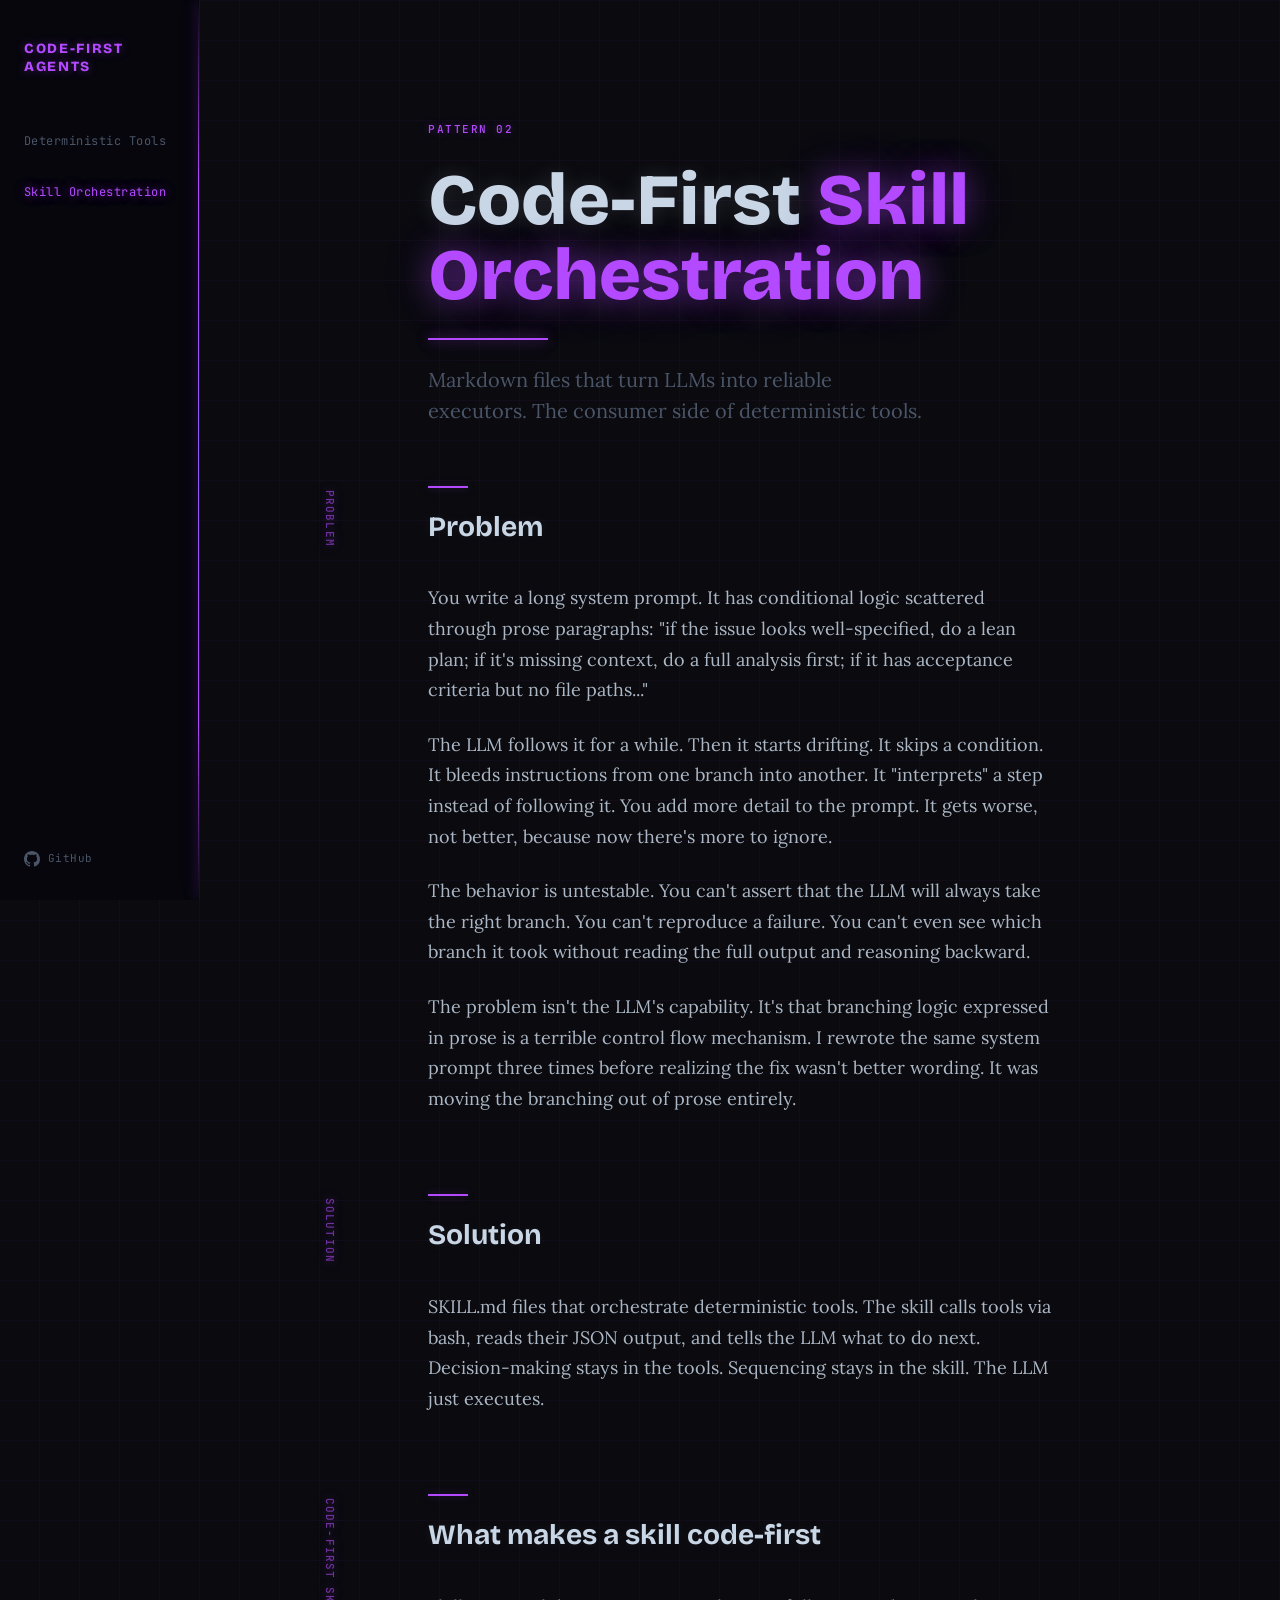
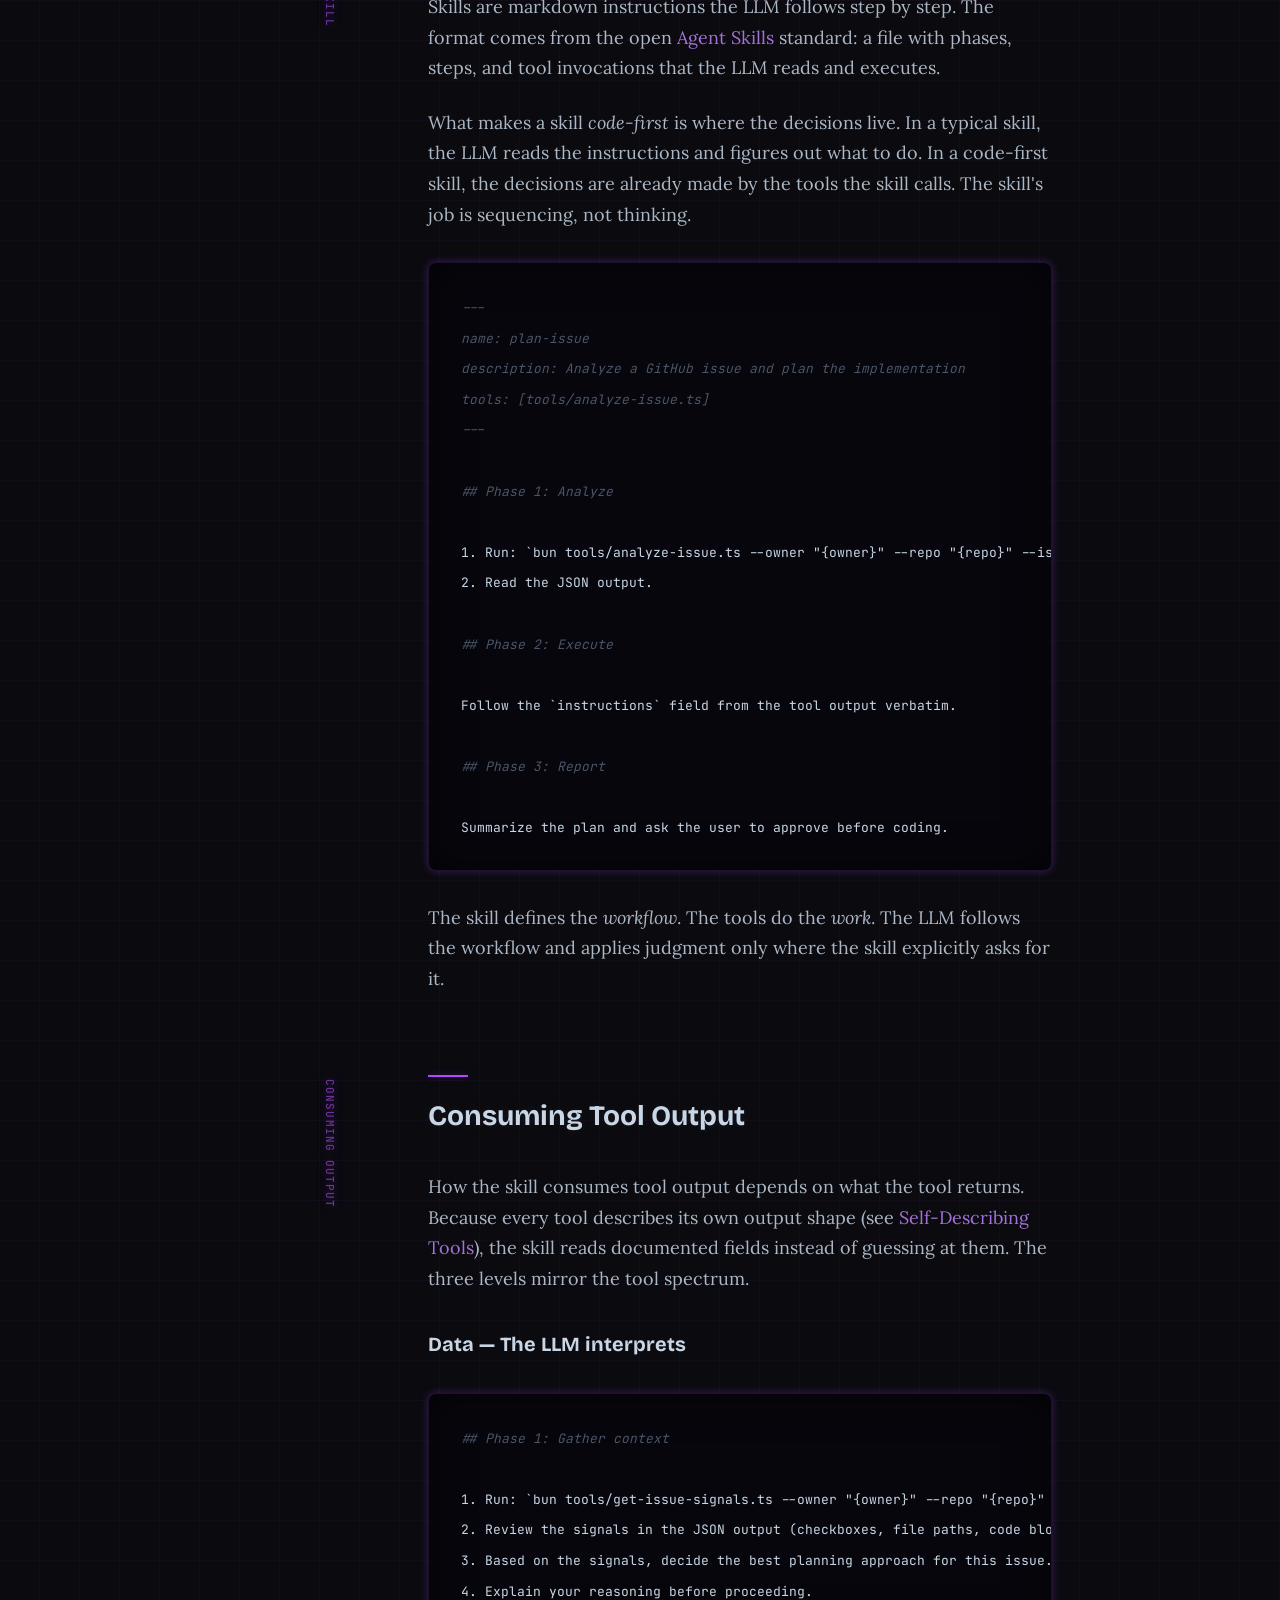
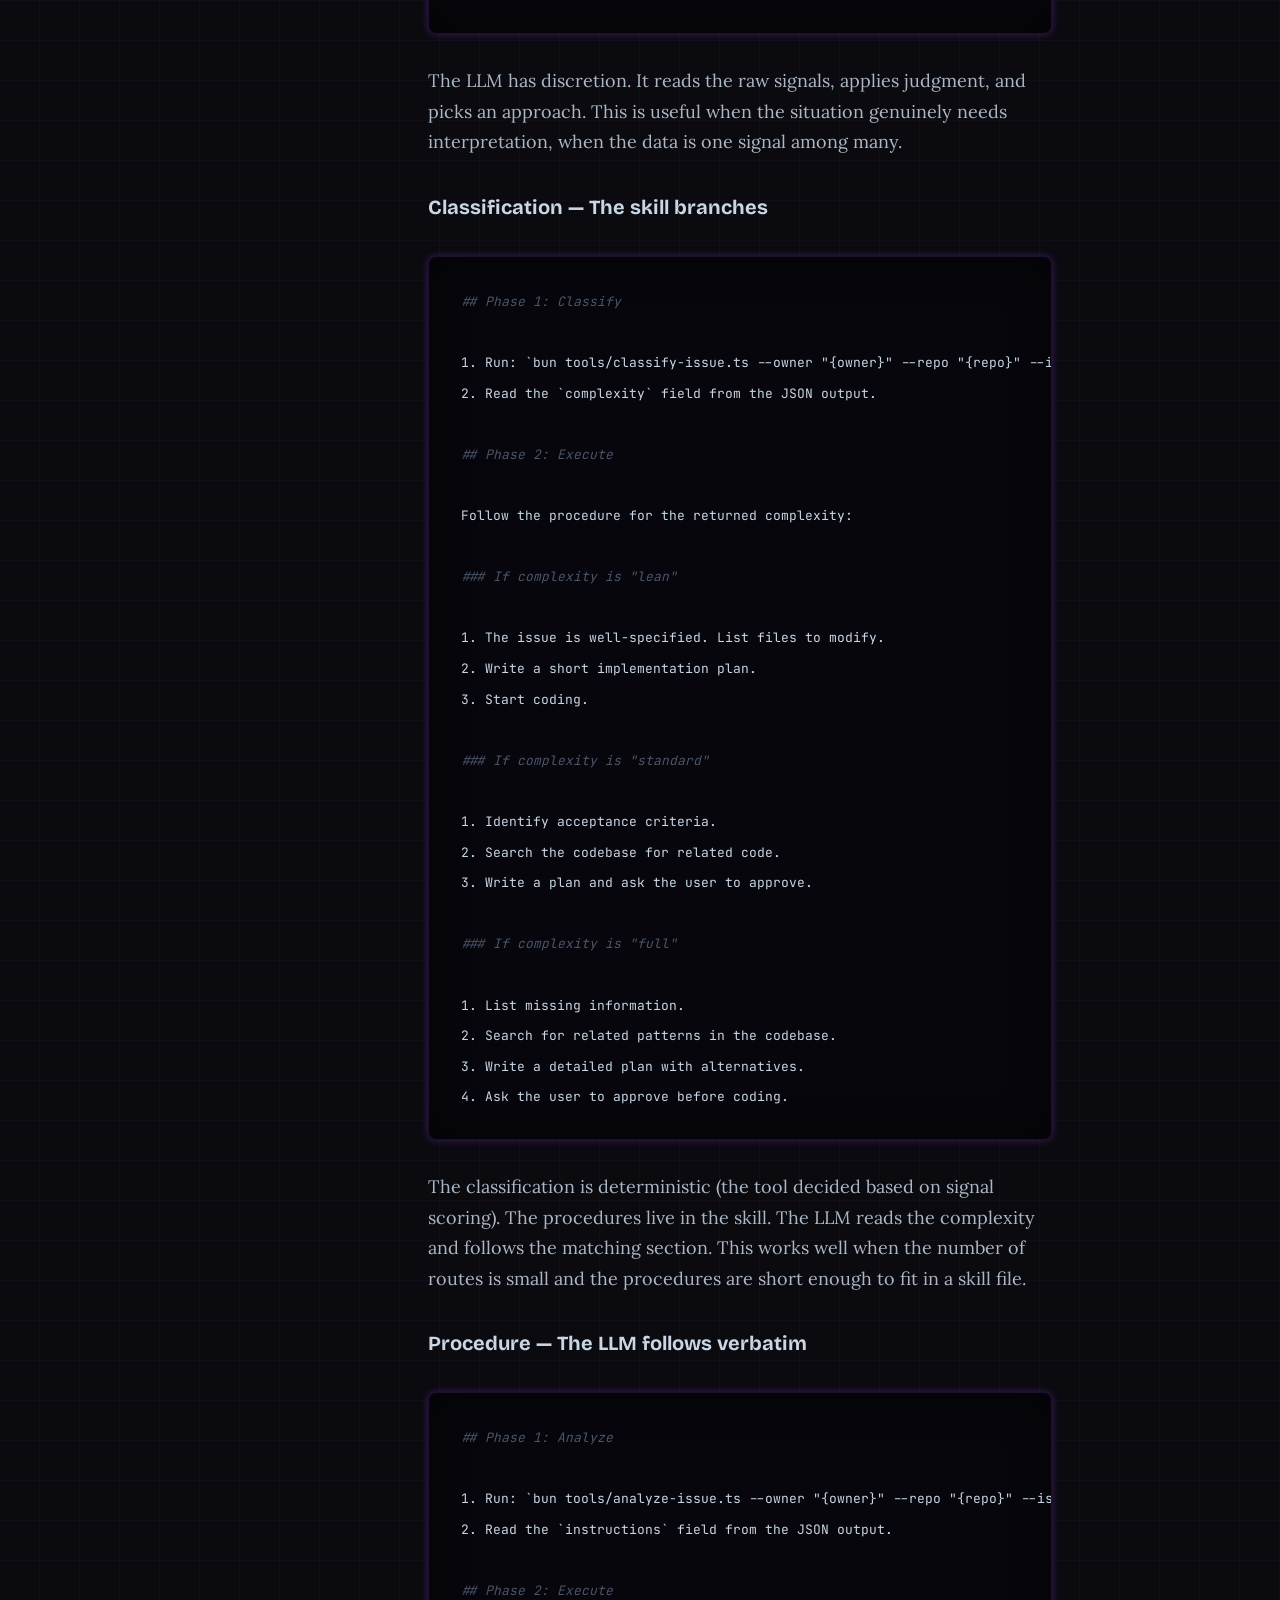
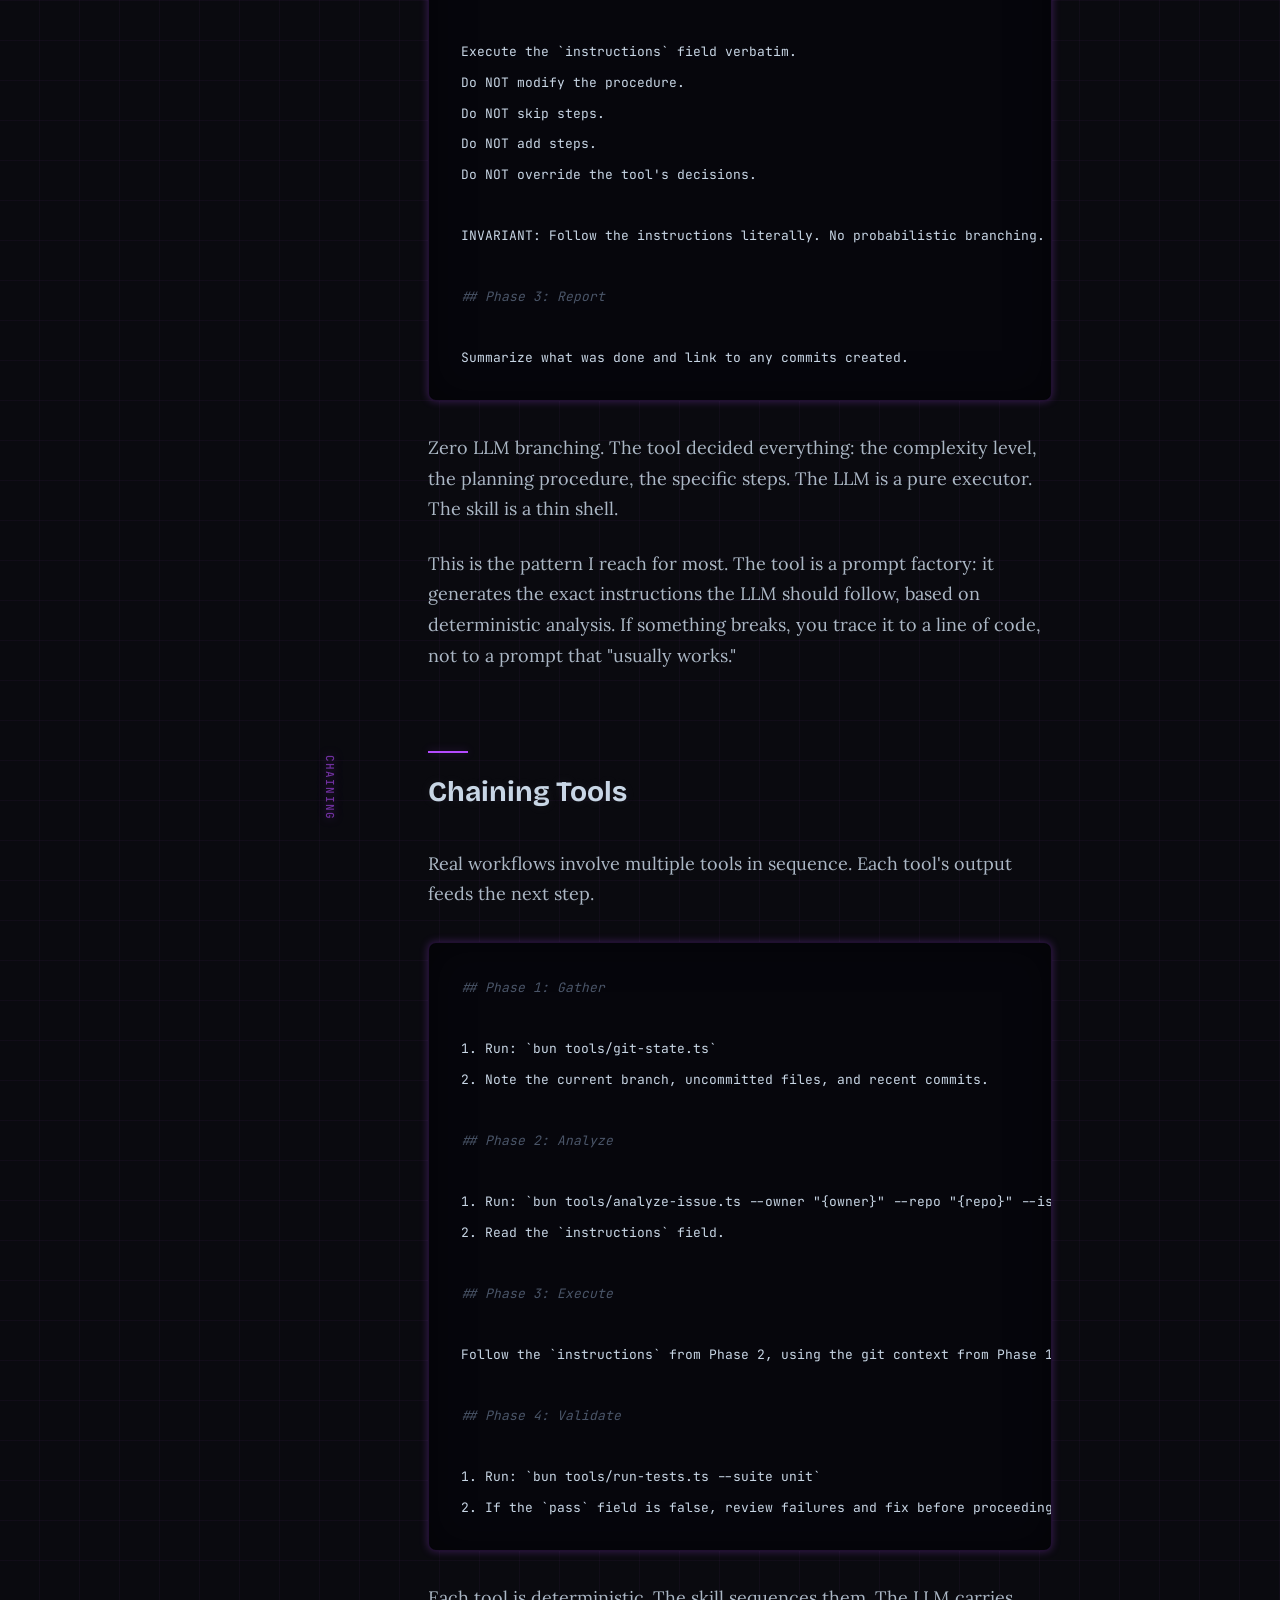
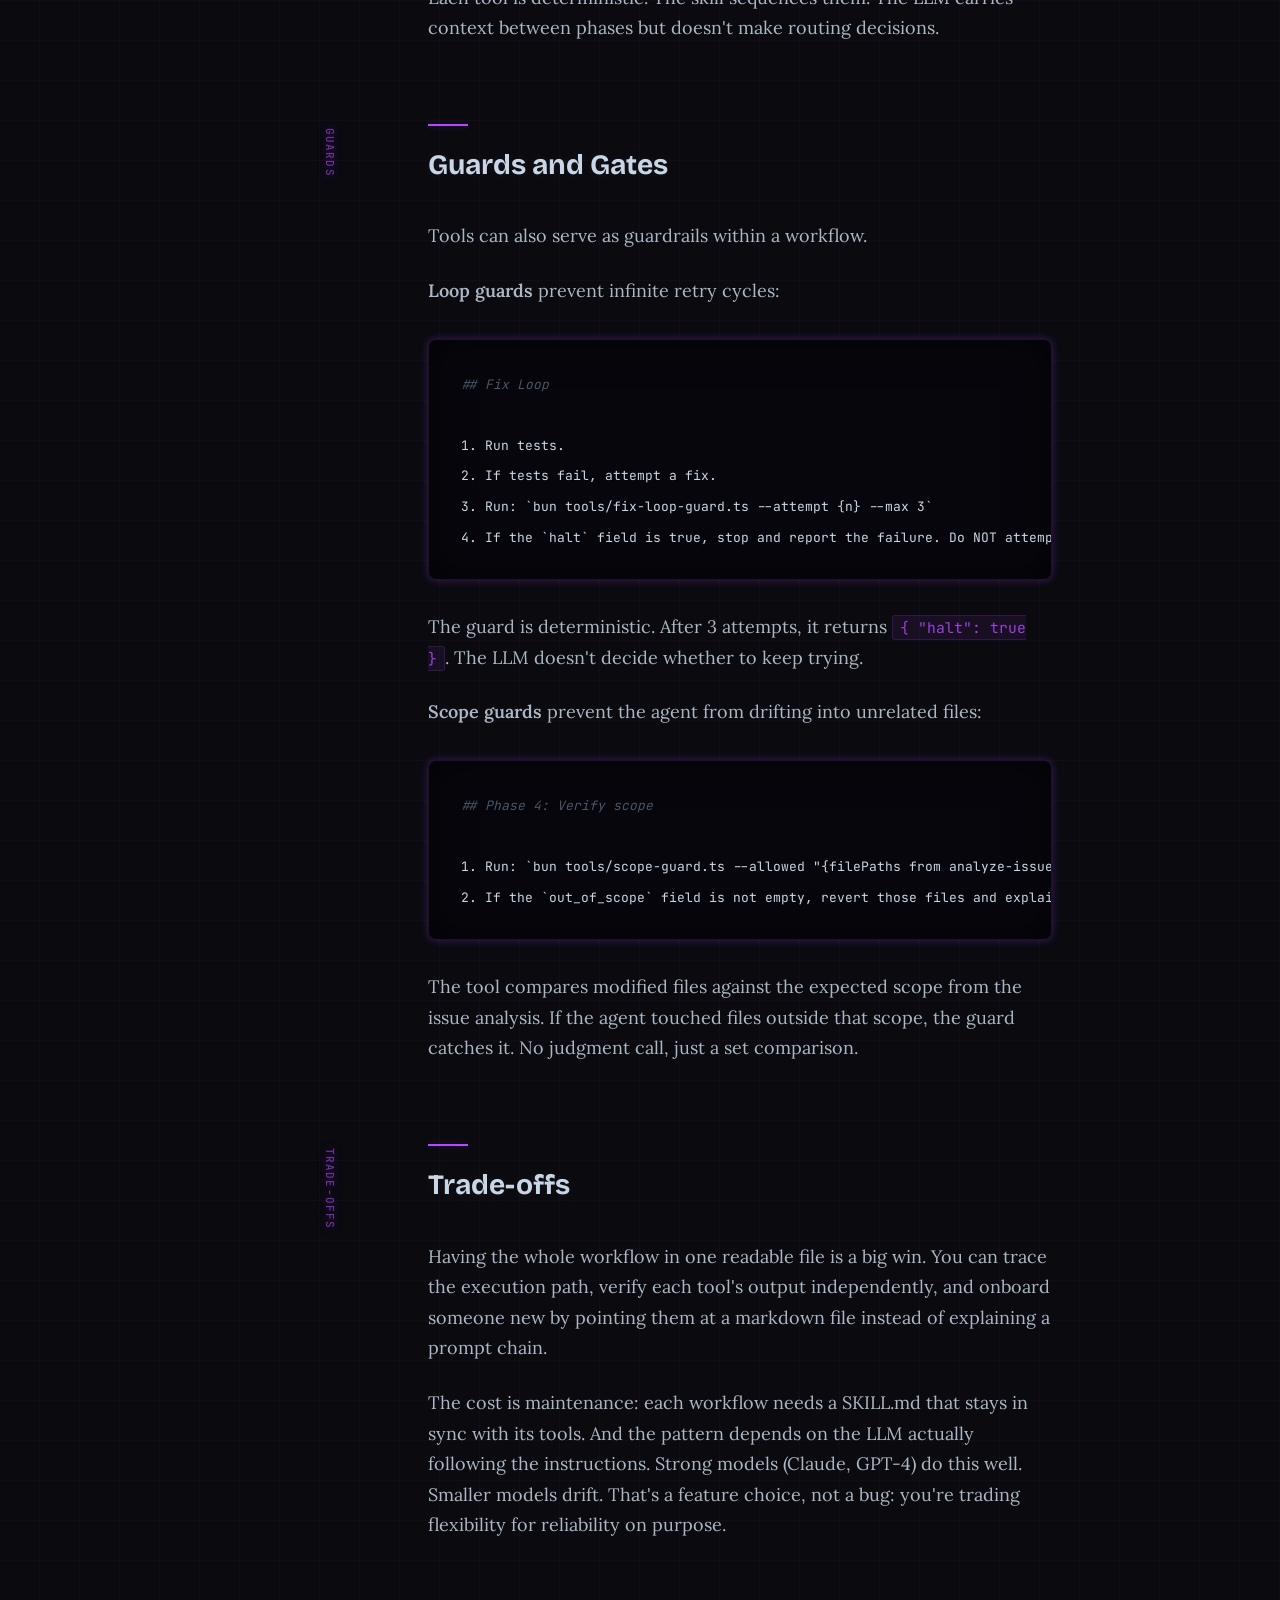
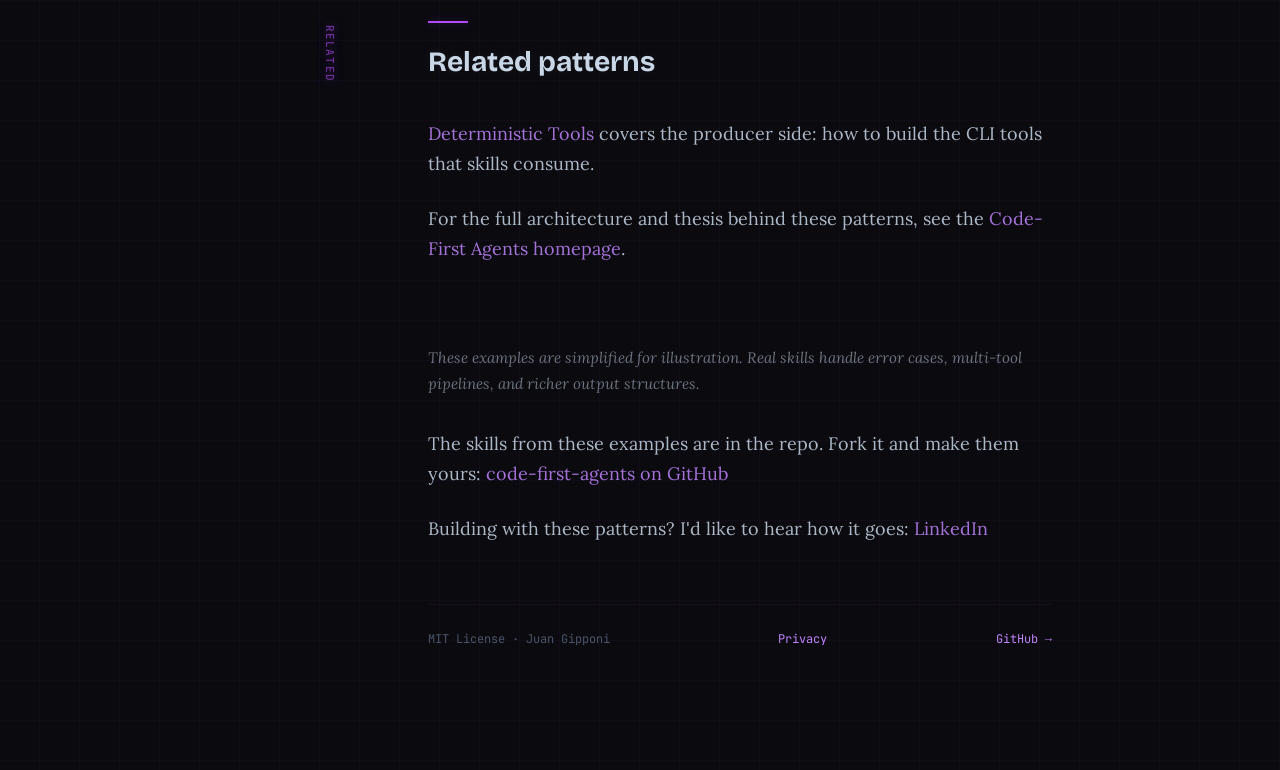
<file: patterns/skill-orchestration.html>
<!doctype html>
<html lang="en">
  <head>
    <meta charset="utf-8" />
    <meta name="viewport" content="width=device-width, initial-scale=1" />

    <!-- Primary -->
    <title>Skill Orchestration for LLM Agents | Code-First Agents</title>
    <meta
      name="description"
      content="Write code-first SKILL.md files that turn AI agents into reliable executors. Consume tool output, chain deterministic tools, use guards, and make the LLM follow instructions verbatim."
    />
    <meta
      name="keywords"
      content="AI agents, SKILL.md, Agent Skills, Claude, LLM orchestration, skill files, prompt engineering, verbatim execution"
    />
    <meta name="author" content="Juan Gipponi" />
    <meta name="robots" content="index, follow" />
    <meta name="theme-color" content="#0a0a0f" />
    <link
      rel="canonical"
      href="https://code-first-agents.com/patterns/skill-orchestration.html"
    />

    <!-- Open Graph -->
    <meta property="og:type" content="article" />
    <meta
      property="og:url"
      content="https://code-first-agents.com/patterns/skill-orchestration.html"
    />
    <meta
      property="og:title"
      content="Skill Orchestration for LLM Agents | Code-First Agents"
    />
    <meta
      property="og:description"
      content="Write code-first SKILL.md files that turn AI agents into reliable executors. Consume tool output, chain deterministic tools, and use guards."
    />
    <meta
      property="og:image"
      content="https://code-first-agents.com/assets/og-image.png"
    />
    <meta property="og:image:width" content="1200" />
    <meta property="og:image:height" content="630" />
    <meta property="og:site_name" content="Code-First Agents" />
    <meta property="og:locale" content="en_US" />
    <meta property="article:author" content="Juan Gipponi" />
    <meta property="article:section" content="AI Engineering" />

    <!-- Twitter -->
    <meta name="twitter:card" content="summary_large_image" />
    <meta name="twitter:site" content="@beogip" />
    <meta name="twitter:creator" content="@beogip" />
    <meta
      name="twitter:url"
      content="https://code-first-agents.com/patterns/skill-orchestration.html"
    />
    <meta
      name="twitter:title"
      content="Skill Orchestration for LLM Agents | Code-First Agents"
    />
    <meta
      name="twitter:description"
      content="Write code-first SKILL.md files that turn AI agents into reliable executors. Consume tool output, chain deterministic tools, and use guards."
    />
    <meta
      name="twitter:image"
      content="https://code-first-agents.com/assets/og-image.png"
    />

    <!-- Article dates -->
    <meta property="article:published_time" content="2026-04-10" />
    <meta property="article:modified_time" content="2026-04-22" />

    <!-- Assets -->
    <!-- Fonts are self-hosted in assets/fonts/ (declared in assets/style.css) — no third-party font requests. -->
    <link rel="stylesheet" href="../assets/style.css?v=8" />
    <link rel="icon" type="image/svg+xml" href="../assets/favicon.svg" />
    <link
      rel="icon"
      type="image/png"
      sizes="32x32"
      href="../assets/favicon-32x32.png"
    />
    <link rel="apple-touch-icon" href="../assets/apple-touch-icon.png" />
    <link rel="manifest" href="../site.webmanifest" />
    <link
      rel="alternate"
      type="text/markdown"
      href="skill-orchestration.md"
      title="Markdown version for LLMs"
    />

    <!-- Schema.org -->
    <script type="application/ld+json">
      {
        "@context": "https://schema.org",
        "@type": "TechArticle",
        "headline": "Skill Orchestration for LLM Agents",
        "name": "Skill Orchestration for LLM Agents | Code-First Agents",
        "description": "Write code-first SKILL.md files that turn AI agents into reliable executors. Consume tool output, chain deterministic tools, use guards, and make the LLM follow instructions verbatim.",
        "url": "https://code-first-agents.com/patterns/skill-orchestration.html",
        "mainEntityOfPage": {
          "@type": "WebPage",
          "@id": "https://code-first-agents.com/patterns/skill-orchestration.html"
        },
        "datePublished": "2026-04-10",
        "dateModified": "2026-05-21",
        "inLanguage": "en",
        "about": [
          {
            "@type": "DefinedTerm",
            "name": "Skill Orchestration",
            "description": "Markdown-based skill files that turn LLMs into reliable executors by chaining deterministic tools"
          },
          {
            "@type": "DefinedTerm",
            "name": "LLM Agent Patterns",
            "description": "Design patterns for building predictable and testable AI agent workflows"
          }
        ],
        "speakable": {
          "@type": "SpeakableSpecification",
          "cssSelector": [".hero__subtitle", ".prose p:first-of-type"]
        },
        "author": {
          "@type": "Person",
          "name": "Juan Gipponi",
          "url": "https://www.linkedin.com/in/juan-gipponi",
          "jobTitle": "CTO",
          "knowsAbout": [
            "AI agents",
            "LLM engineering",
            "deterministic tools",
            "Claude Code"
          ]
        },
        "publisher": {
          "@type": "Organization",
          "name": "Code-First Agents",
          "url": "https://code-first-agents.com/",
          "logo": {
            "@type": "ImageObject",
            "url": "https://code-first-agents.com/assets/favicon.svg"
          }
        },
        "isPartOf": {
          "@type": "WebSite",
          "name": "Code-First Agents",
          "url": "https://code-first-agents.com/"
        },
        "license": "https://opensource.org/licenses/MIT",
        "keywords": "AI agents, SKILL.md, Agent Skills, LLM orchestration, code-first, prompt engineering"
      }
    </script>
    <script type="application/ld+json">
      {
        "@context": "https://schema.org",
        "@type": "HowTo",
        "name": "How to write a code-first SKILL.md for AI agents",
        "description": "Write a SKILL.md file that orchestrates deterministic tools, turning an LLM into a reliable executor with zero probabilistic branching.",
        "step": [
          {
            "@type": "HowToStep",
            "name": "Define the workflow phases",
            "text": "Structure the skill as sequential phases: Analyze, Execute, Validate, Report. Each phase has a clear purpose."
          },
          {
            "@type": "HowToStep",
            "name": "Call deterministic tools via bash",
            "text": "In each phase, run tools with named CLI parameters and read their JSON output. The tool does the decision-making."
          },
          {
            "@type": "HowToStep",
            "name": "Consume tool output by tool type",
            "text": "With a data tool, the LLM interprets. With a classification tool, the skill branches. With a procedure tool, the LLM follows verbatim."
          },
          {
            "@type": "HowToStep",
            "name": "Add guards and gates",
            "text": "Use loop guards to prevent infinite retries and scope guards to prevent file drift. Guards are deterministic tools that return halt/proceed signals."
          }
        ]
      }
    </script>
    <script type="application/ld+json">
      {
        "@context": "https://schema.org",
        "@type": "BreadcrumbList",
        "itemListElement": [
          {
            "@type": "ListItem",
            "position": 1,
            "name": "Code-First Agents",
            "item": "https://code-first-agents.com/"
          },
          {
            "@type": "ListItem",
            "position": 2,
            "name": "Skill Orchestration",
            "item": "https://code-first-agents.com/patterns/skill-orchestration.html"
          }
        ]
      }
    </script>
  </head>
  <body>
    <!-- Sidebar -->
    <aside class="sidebar">
      <a href="../index.html" class="sidebar__title">Code-First<br />Agents</a>
      <ul class="sidebar__nav">
        <li><a href="deterministic-tools.html">Deterministic Tools</a></li>
        <li>
          <a href="skill-orchestration.html" class="active"
            >Skill Orchestration</a
          >
        </li>
      </ul>
      <div class="sidebar__actions">
        <a
          href="https://github.com/beogip/code-first-agents"
          target="_blank"
          rel="noopener"
          class="sidebar__github"
          aria-label="View on GitHub"
        >
          <svg viewBox="0 0 16 16" fill="currentColor" aria-hidden="true" width="16" height="16">
            <path d="M8 0C3.58 0 0 3.58 0 8c0 3.54 2.29 6.53 5.47 7.59.4.07.55-.17.55-.38 0-.19-.01-.82-.01-1.49-2.01.37-2.53-.49-2.69-.94-.09-.23-.48-.94-.82-1.13-.28-.15-.68-.52-.01-.53.63-.01 1.08.58 1.23.82.72 1.21 1.87.87 2.33.66.07-.52.28-.87.51-1.07-1.78-.2-3.64-.89-3.64-3.95 0-.87.31-1.59.82-2.15-.08-.2-.36-1.02.08-2.12 0 0 .67-.21 2.2.82.64-.18 1.32-.27 2-.27.68 0 1.36.09 2 .27 1.53-1.04 2.2-.82 2.2-.82.44 1.1.16 1.92.08 2.12.51.56.82 1.27.82 2.15 0 3.07-1.87 3.75-3.65 3.95.29.25.54.73.54 1.48 0 1.07-.01 1.93-.01 2.2 0 .21.15.46.55.38A8.013 8.013 0 0016 8c0-4.42-3.58-8-8-8z"/>
          </svg>
          <span class="sidebar__github-label">GitHub</span>
        </a>
        <button class="sidebar__burger" aria-label="Toggle menu" aria-expanded="false">
          <span></span><span></span><span></span>
        </button>
      </div>
    </aside>

    <!-- Main Content -->
    <main class="main">
      <div class="content">
        <!-- Hero -->
        <section class="hero">
          <div class="hero__label">Pattern 02</div>
          <h1 class="hero__title">
            <span class="hero__title-dark">Code-First </span
            ><span class="hero__title-cyan">Skill Orchestration</span>
          </h1>
          <div class="hero__line"></div>
          <p class="hero__subtitle">
            Markdown files that turn LLMs into reliable executors. The consumer
            side of deterministic tools.
          </p>
        </section>

        <!-- Problem -->
        <section class="section">
          <div class="section__marker">Problem</div>
          <h2 class="section__title">Problem</h2>
          <div class="prose">
            <p>
              You write a long system prompt. It has conditional logic scattered
              through prose paragraphs: "if the issue looks well-specified, do a
              lean plan; if it's missing context, do a full analysis first; if
              it has acceptance criteria but no file paths..."
            </p>
            <p>
              The LLM follows it for a while. Then it starts drifting. It skips
              a condition. It bleeds instructions from one branch into another.
              It "interprets" a step instead of following it. You add more
              detail to the prompt. It gets worse, not better, because now
              there's more to ignore.
            </p>
            <p>
              The behavior is untestable. You can't assert that the LLM will
              always take the right branch. You can't reproduce a failure. You
              can't even see which branch it took without reading the full
              output and reasoning backward.
            </p>
            <p>
              The problem isn't the LLM's capability. It's that branching logic
              expressed in prose is a terrible control flow mechanism. I rewrote
              the same system prompt three times before realizing the fix wasn't
              better wording. It was moving the branching out of prose entirely.
            </p>
          </div>
        </section>

        <!-- Solution -->
        <section class="section">
          <div class="section__marker">Solution</div>
          <h2 class="section__title">Solution</h2>
          <div class="prose">
            <p>
              SKILL.md files that orchestrate deterministic tools. The skill
              calls tools via bash, reads their JSON output, and tells the LLM
              what to do next. Decision-making stays in the tools. Sequencing
              stays in the skill. The LLM just executes.
            </p>
          </div>
        </section>

        <!-- What makes a skill code-first -->
        <section class="section">
          <div class="section__marker">Code-first skill</div>
          <h2 class="section__title">What makes a skill code-first</h2>
          <div class="prose">
            <p>
              Skills are markdown instructions the LLM follows step by step. The
              format comes from the open
              <a href="https://agentskills.io" target="_blank" rel="noopener"
                >Agent Skills</a
              >
              standard: a file with phases, steps, and tool invocations that the
              LLM reads and executes.
            </p>
            <p>
              What makes a skill <em>code-first</em> is where the decisions
              live. In a typical skill, the LLM reads the instructions and
              figures out what to do. In a code-first skill, the decisions are
              already made by the tools the skill calls. The skill's job is
              sequencing, not thinking.
            </p>
          </div>
          <!-- prettier-ignore -->
          <div class="code-block">
<code><span class="comment">---</span>
<span class="comment">name: plan-issue</span>
<span class="comment">description: Analyze a GitHub issue and plan the implementation</span>
<span class="comment">tools: [tools/analyze-issue.ts]</span>
<span class="comment">---</span>

<span class="comment">## Phase 1: Analyze</span>

1. Run: `bun tools/analyze-issue.ts --owner "{owner}" --repo "{repo}" --issue {number}`
2. Read the JSON output.

<span class="comment">## Phase 2: Execute</span>

Follow the `instructions` field from the tool output verbatim.

<span class="comment">## Phase 3: Report</span>

Summarize the plan and ask the user to approve before coding.</code>
          </div>
          <div class="prose">
            <p>
              The skill defines the <em>workflow</em>. The tools do the
              <em>work</em>. The LLM follows the workflow and applies judgment
              only where the skill explicitly asks for it.
            </p>
          </div>
        </section>

        <!-- Consuming Tool Output -->
        <section class="section">
          <div class="section__marker">Consuming output</div>
          <h2 class="section__title">Consuming Tool Output</h2>
          <div class="prose">
            <p>
              How the skill consumes tool output depends on what the tool
              returns. Because every tool describes its own output shape (see
              <a href="deterministic-tools.html#self-describing"
                >Self-Describing Tools</a
              >), the skill reads documented fields instead of guessing at them.
              The three levels mirror the tool spectrum.
            </p>
          </div>

          <h3>Data — The LLM interprets</h3>
          <!-- prettier-ignore -->
          <div class="code-block">
<code><span class="comment">## Phase 1: Gather context</span>

1. Run: `bun tools/get-issue-signals.ts --owner "{owner}" --repo "{repo}" --issue {number}`
2. Review the signals in the JSON output (checkboxes, file paths, code blocks, word count).
3. Based on the signals, decide the best planning approach for this issue.
4. Explain your reasoning before proceeding.</code>
          </div>
          <div class="prose">
            <p>
              The LLM has discretion. It reads the raw signals, applies
              judgment, and picks an approach. This is useful when the situation
              genuinely needs interpretation, when the data is one signal among
              many.
            </p>
          </div>

          <h3>Classification — The skill branches</h3>
          <!-- prettier-ignore -->
          <div class="code-block">
<code><span class="comment">## Phase 1: Classify</span>

1. Run: `bun tools/classify-issue.ts --owner "{owner}" --repo "{repo}" --issue {number}`
2. Read the `complexity` field from the JSON output.

<span class="comment">## Phase 2: Execute</span>

Follow the procedure for the returned complexity:

<span class="comment">### If complexity is "lean"</span>

1. The issue is well-specified. List files to modify.
2. Write a short implementation plan.
3. Start coding.

<span class="comment">### If complexity is "standard"</span>

1. Identify acceptance criteria.
2. Search the codebase for related code.
3. Write a plan and ask the user to approve.

<span class="comment">### If complexity is "full"</span>

1. List missing information.
2. Search for related patterns in the codebase.
3. Write a detailed plan with alternatives.
4. Ask the user to approve before coding.</code>
          </div>
          <div class="prose">
            <p>
              The classification is deterministic (the tool decided based on
              signal scoring). The procedures live in the skill. The LLM reads
              the complexity and follows the matching section. This works well
              when the number of routes is small and the procedures are short
              enough to fit in a skill file.
            </p>
          </div>

          <h3>Procedure — The LLM follows verbatim</h3>
          <!-- prettier-ignore -->
          <div class="code-block">
<code><span class="comment">## Phase 1: Analyze</span>

1. Run: `bun tools/analyze-issue.ts --owner "{owner}" --repo "{repo}" --issue {number}`
2. Read the `instructions` field from the JSON output.

<span class="comment">## Phase 2: Execute</span>

Execute the `instructions` field verbatim.
Do NOT modify the procedure.
Do NOT skip steps.
Do NOT add steps.
Do NOT override the tool's decisions.

INVARIANT: Follow the instructions literally. No probabilistic branching.

<span class="comment">## Phase 3: Report</span>

Summarize what was done and link to any commits created.</code>
          </div>
          <div class="prose">
            <p>
              Zero LLM branching. The tool decided everything: the complexity
              level, the planning procedure, the specific steps. The LLM is a
              pure executor. The skill is a thin shell.
            </p>
            <p>
              This is the pattern I reach for most. The tool is a prompt
              factory: it generates the exact instructions the LLM should
              follow, based on deterministic analysis. If something breaks, you
              trace it to a line of code, not to a prompt that "usually works."
            </p>
          </div>
        </section>

        <!-- Chaining Tools -->
        <section class="section">
          <div class="section__marker">Chaining</div>
          <h2 class="section__title">Chaining Tools</h2>
          <div class="prose">
            <p>
              Real workflows involve multiple tools in sequence. Each tool's
              output feeds the next step.
            </p>
          </div>
          <!-- prettier-ignore -->
          <div class="code-block">
<code><span class="comment">## Phase 1: Gather</span>

1. Run: `bun tools/git-state.ts`
2. Note the current branch, uncommitted files, and recent commits.

<span class="comment">## Phase 2: Analyze</span>

1. Run: `bun tools/analyze-issue.ts --owner "{owner}" --repo "{repo}" --issue {number}`
2. Read the `instructions` field.

<span class="comment">## Phase 3: Execute</span>

Follow the `instructions` from Phase 2, using the git context from Phase 1.

<span class="comment">## Phase 4: Validate</span>

1. Run: `bun tools/run-tests.ts --suite unit`
2. If the `pass` field is false, review failures and fix before proceeding.</code>
          </div>
          <div class="prose">
            <p>
              Each tool is deterministic. The skill sequences them. The LLM
              carries context between phases but doesn't make routing decisions.
            </p>
          </div>
        </section>

        <!-- Guards and Gates -->
        <section class="section">
          <div class="section__marker">Guards</div>
          <h2 class="section__title">Guards and Gates</h2>
          <div class="prose">
            <p>Tools can also serve as guardrails within a workflow.</p>
            <p><strong>Loop guards</strong> prevent infinite retry cycles:</p>
          </div>
          <!-- prettier-ignore -->
          <div class="code-block">
<code><span class="comment">## Fix Loop</span>

1. Run tests.
2. If tests fail, attempt a fix.
3. Run: `bun tools/fix-loop-guard.ts --attempt {n} --max 3`
4. If the `halt` field is true, stop and report the failure. Do NOT attempt another fix.</code>
          </div>
          <div class="prose">
            <p>
              The guard is deterministic. After 3 attempts, it returns
              <code>{ "halt": true }</code>. The LLM doesn't decide whether to
              keep trying.
            </p>
            <p>
              <strong>Scope guards</strong> prevent the agent from drifting into
              unrelated files:
            </p>
          </div>
          <!-- prettier-ignore -->
          <div class="code-block">
<code><span class="comment">## Phase 4: Verify scope</span>

1. Run: `bun tools/scope-guard.ts --allowed "{filePaths from analyze-issue}" --changed "$(git diff --name-only)"`
2. If the `out_of_scope` field is not empty, revert those files and explain why they were excluded.</code>
          </div>
          <div class="prose">
            <p>
              The tool compares modified files against the expected scope from
              the issue analysis. If the agent touched files outside that scope,
              the guard catches it. No judgment call, just a set comparison.
            </p>
          </div>
        </section>

        <!-- Trade-offs -->
        <section class="section">
          <div class="section__marker">Trade-offs</div>
          <h2 class="section__title">Trade-offs</h2>
          <div class="prose">
            <p>
              Having the whole workflow in one readable file is a big win. You
              can trace the execution path, verify each tool's output
              independently, and onboard someone new by pointing them at a
              markdown file instead of explaining a prompt chain.
            </p>
            <p>
              The cost is maintenance: each workflow needs a SKILL.md that stays
              in sync with its tools. And the pattern depends on the LLM
              actually following the instructions. Strong models (Claude, GPT-4)
              do this well. Smaller models drift. That's a feature choice, not a
              bug: you're trading flexibility for reliability on purpose.
            </p>
          </div>
        </section>

        <!-- Related Patterns -->
        <section class="section">
          <div class="section__marker">Related</div>
          <h2 class="section__title">Related patterns</h2>
          <div class="prose">
            <p>
              <a href="deterministic-tools.html">Deterministic Tools</a> covers
              the producer side: how to build the CLI tools that skills consume.
            </p>
            <p>
              For the full architecture and thesis behind these patterns, see
              the <a href="../index.html">Code-First Agents homepage</a>.
            </p>
          </div>
        </section>

        <!-- Note -->
        <div
          class="prose"
          style="margin-top: 3rem; opacity: 0.6; font-size: 0.95rem"
        >
          <p>
            <em
              >These examples are simplified for illustration. Real skills
              handle error cases, multi-tool pipelines, and richer output
              structures.</em
            >
          </p>
        </div>

        <!-- Links -->
        <div class="prose" style="margin-top: 2rem">
          <p>
            The skills from these examples are in the repo. Fork it and make
            them yours:
            <a
              href="https://github.com/beogip/code-first-agents"
              target="_blank"
              rel="noopener"
              >code-first-agents on GitHub</a
            >
          </p>
          <p>
            Building with these patterns? I'd like to hear how it goes:
            <a
              href="https://www.linkedin.com/in/juan-gipponi"
              target="_blank"
              rel="noopener"
              >LinkedIn</a
            >
          </p>
        </div>

        <!-- Footer -->
        <footer class="footer">
          <span>MIT License &middot; Juan Gipponi</span>
          <a href="../privacy.html">Privacy</a>
          <a
            href="https://github.com/beogip/code-first-agents"
            target="_blank"
            rel="noopener"
            >GitHub &rarr;</a
          >
        </footer>
      </div>
    </main>
    <script>
      document.querySelector(".sidebar__burger").addEventListener("click", function () {
        this.classList.toggle("open");
        this.setAttribute("aria-expanded", this.classList.contains("open"));
        document.querySelector(".sidebar__nav").classList.toggle("open");
      });
    </script>
    <!-- Cloudflare Web Analytics -->
    <script
      defer
      src="https://static.cloudflareinsights.com/beacon.min.js"
      data-cf-beacon='{"token": "18d81e876dd44ab782e8c7af6ce87bab"}'
    ></script>
    <!-- End Cloudflare Web Analytics -->
  </body>
</html>
</file>
<file: assets/style.css>
/* ══════════════════════════════════════
   Code-First Agents — TRON Design System
   Lora + Bricolage Grotesque + JetBrains Mono
   ══════════════════════════════════════ */

/* ── Self-hosted fonts (no third-party requests, GDPR-friendly) ──
   All three families are licensed under the SIL Open Font License (OFL 1.1),
   which permits redistribution. Files live in assets/fonts/. */
@font-face {
  font-family: 'Bricolage Grotesque'; font-style: normal; font-weight: 400;
  font-display: swap; src: url('fonts/bricolage-grotesque-400.woff2') format('woff2');
}
@font-face {
  font-family: 'Bricolage Grotesque'; font-style: normal; font-weight: 600;
  font-display: swap; src: url('fonts/bricolage-grotesque-600.woff2') format('woff2');
}
@font-face {
  font-family: 'Bricolage Grotesque'; font-style: normal; font-weight: 700;
  font-display: swap; src: url('fonts/bricolage-grotesque-700.woff2') format('woff2');
}
@font-face {
  font-family: 'Bricolage Grotesque'; font-style: normal; font-weight: 800;
  font-display: swap; src: url('fonts/bricolage-grotesque-800.woff2') format('woff2');
}
@font-face {
  font-family: 'JetBrains Mono'; font-style: normal; font-weight: 400;
  font-display: swap; src: url('fonts/jetbrains-mono-400.woff2') format('woff2');
}
@font-face {
  font-family: 'JetBrains Mono'; font-style: normal; font-weight: 500;
  font-display: swap; src: url('fonts/jetbrains-mono-500.woff2') format('woff2');
}
@font-face {
  font-family: 'Lora'; font-style: normal; font-weight: 400;
  font-display: swap; src: url('fonts/lora-400.woff2') format('woff2');
}
@font-face {
  font-family: 'Lora'; font-style: normal; font-weight: 500;
  font-display: swap; src: url('fonts/lora-500.woff2') format('woff2');
}
@font-face {
  font-family: 'Lora'; font-style: normal; font-weight: 600;
  font-display: swap; src: url('fonts/lora-600.woff2') format('woff2');
}
@font-face {
  font-family: 'Lora'; font-style: normal; font-weight: 700;
  font-display: swap; src: url('fonts/lora-700.woff2') format('woff2');
}
@font-face {
  font-family: 'Lora'; font-style: italic; font-weight: 400;
  font-display: swap; src: url('fonts/lora-italic-400.woff2') format('woff2');
}

*, *::before, *::after { margin: 0; padding: 0; box-sizing: border-box; }

:root {
  --void: #0a0a0f;
  --void-deep: #06060c;
  --cyan: #b44aff;
  --violet: #8b5cf6;
  --soft-violet: #c084fc;
  --neon-pink: #ff3d8a;
  --text: #c8d6e5;
  --muted: #4a5568;
  --sidebar-w: 200px;
  --glow: 0 0 8px rgba(180, 74, 255, 0.3);
  --glow-strong: 0 0 16px rgba(180, 74, 255, 0.5), 0 0 4px rgba(180, 74, 255, 0.8);
}

html { scroll-behavior: smooth; }

body {
  font-family: 'Lora', Georgia, serif;
  font-size: 18px;
  line-height: 1.7;
  color: var(--text);
  background: var(--void);
  background-image:
    repeating-linear-gradient(0deg, transparent, transparent 39px, rgba(180, 74, 255, 0.04) 39px, rgba(180, 74, 255, 0.04) 40px),
    repeating-linear-gradient(90deg, transparent, transparent 39px, rgba(180, 74, 255, 0.04) 39px, rgba(180, 74, 255, 0.04) 40px);
  background-size: 40px 40px;
  min-height: 100vh;
}

/* ══════════════════════════════════════
   ANIMATIONS
   ══════════════════════════════════════ */
@keyframes pulse-line {
  0%, 100% { opacity: 0.4; }
  50% { opacity: 1; }
}

@keyframes glow-shift {
  0%, 100% {
    border-color: var(--cyan);
    box-shadow: 0 0 12px rgba(180, 74, 255, 0.4), inset 0 0 12px rgba(180, 74, 255, 0.05);
  }
  50% {
    border-color: var(--violet);
    box-shadow: 0 0 12px rgba(139, 92, 246, 0.4), inset 0 0 12px rgba(139, 92, 246, 0.05);
  }
}

/* ══════════════════════════════════════
   SIDEBAR
   ══════════════════════════════════════ */
.sidebar {
  position: fixed;
  top: 0;
  left: 0;
  width: var(--sidebar-w);
  height: 100vh;
  background: var(--void-deep);
  z-index: 50;
  display: flex;
  flex-direction: column;
  padding: 40px 24px 32px;
  overflow-y: auto;
  border-right: 1px solid rgba(180, 74, 255, 0.12);
}

/* Vertical glowing line on right edge */
.sidebar::after {
  content: '';
  position: absolute;
  top: 0;
  right: -1px;
  width: 2px;
  height: 100%;
  background: linear-gradient(180deg, transparent 0%, var(--cyan) 20%, var(--violet) 50%, var(--cyan) 80%, transparent 100%);
  box-shadow: 0 0 12px rgba(180, 74, 255, 0.5), 0 0 24px rgba(180, 74, 255, 0.2);
}

.sidebar__title {
  font-family: 'Bricolage Grotesque', sans-serif;
  font-weight: 800;
  font-size: 14px;
  color: var(--cyan);
  text-transform: uppercase;
  letter-spacing: 0.12em;
  margin-bottom: 48px;
  line-height: 1.3;
  text-shadow: 0 0 10px rgba(180, 74, 255, 0.4);
  text-decoration: none;
  display: block;
}

.sidebar__title:hover {
  color: #fff;
  text-shadow: 0 0 14px rgba(180, 74, 255, 0.6);
}

.sidebar__nav { list-style: none; }
.sidebar__nav li { margin-bottom: 20px; }

.sidebar__nav a {
  font-family: 'JetBrains Mono', monospace;
  font-size: 12px;
  color: var(--muted);
  text-decoration: none;
  letter-spacing: 0.04em;
  transition: color 0.3s, text-shadow 0.3s;
}

.sidebar__nav a:hover {
  color: var(--cyan);
  text-shadow: 0 0 8px rgba(180, 74, 255, 0.5);
}

.sidebar__nav a.active {
  color: var(--cyan);
  text-shadow: 0 0 10px rgba(180, 74, 255, 0.6), 0 0 20px rgba(180, 74, 255, 0.3);
}

.sidebar__actions {
  margin-top: auto;
  display: flex;
  align-items: center;
  gap: 12px;
}

.sidebar__github {
  display: flex;
  align-items: center;
  gap: 8px;
  font-family: 'JetBrains Mono', monospace;
  font-size: 11px;
  color: var(--muted);
  text-decoration: none;
  letter-spacing: 0.04em;
  transition: color 0.3s, text-shadow 0.3s;
}

.sidebar__github:hover {
  color: var(--cyan);
  text-shadow: 0 0 8px rgba(180, 74, 255, 0.5);
}

.sidebar__burger {
  display: none;
}

/* ══════════════════════════════════════
   MAIN CONTENT
   ══════════════════════════════════════ */
.main {
  margin-left: var(--sidebar-w);
  min-height: 100vh;
}

.content {
  max-width: 720px;
  margin: 0 auto;
  padding: 80px 48px 120px;
}

/* ══════════════════════════════════════
   SECTION MARKERS (bleed into sidebar)
   ══════════════════════════════════════ */
.section {
  position: relative;
  margin-bottom: 80px;
}

.section__marker {
  position: absolute;
  left: calc(-48px - 60px);
  top: 4px;
  font-family: 'JetBrains Mono', monospace;
  font-size: 11px;
  font-weight: 500;
  color: var(--cyan);
  text-transform: uppercase;
  letter-spacing: 0.1em;
  writing-mode: vertical-rl;
  text-orientation: mixed;
  opacity: 0.6;
  text-shadow: 0 0 8px rgba(180, 74, 255, 0.5);
}

/* ══════════════════════════════════════
   HERO
   ══════════════════════════════════════ */
.hero {
  margin-bottom: 60px;
  padding-top: 40px;
}

.hero__label {
  font-family: 'JetBrains Mono', monospace;
  font-size: 11px;
  font-weight: 500;
  text-transform: uppercase;
  letter-spacing: 0.14em;
  color: var(--cyan);
  margin-bottom: 24px;
  text-shadow: 0 0 8px rgba(180, 74, 255, 0.4);
}

.hero__title {
  font-family: 'Bricolage Grotesque', sans-serif;
  font-weight: 800;
  font-size: clamp(48px, 7vw, 72px);
  line-height: 1.05;
  margin-bottom: 8px;
}

.hero__title-dark {
  color: var(--text);
  text-shadow: 0 0 20px rgba(200, 214, 229, 0.15);
}

.hero__title-cyan {
  color: var(--cyan);
  text-shadow: 0 0 30px rgba(180, 74, 255, 0.5), 0 0 60px rgba(180, 74, 255, 0.2);
}

.hero__line {
  width: 120px;
  height: 2px;
  background: var(--cyan);
  margin: 24px 0;
  box-shadow: 0 0 12px rgba(180, 74, 255, 0.6), 0 0 24px rgba(180, 74, 255, 0.3);
  animation: pulse-line 3s ease-in-out infinite;
}

.hero__subtitle {
  font-size: 20px;
  line-height: 1.55;
  color: var(--muted);
  max-width: 580px;
  text-wrap: balance;
}

.hero__cta {
  display: inline-flex;
  align-items: center;
  gap: 10px;
  margin-top: 28px;
  padding: 12px 24px;
  font-family: 'JetBrains Mono', monospace;
  font-size: 13px;
  font-weight: 500;
  letter-spacing: 0.04em;
  color: #fff;
  text-decoration: none;
  border: 1px solid rgba(180, 74, 255, 0.4);
  border-radius: 6px;
  background: rgba(180, 74, 255, 0.08);
  transition: background 0.3s, border-color 0.3s, box-shadow 0.3s;
}

.hero__cta:hover {
  background: rgba(180, 74, 255, 0.16);
  border-color: var(--cyan);
  box-shadow: 0 0 16px rgba(180, 74, 255, 0.3), 0 0 4px rgba(180, 74, 255, 0.6);
}

.hero__cta-icon {
  width: 18px;
  height: 18px;
}

/* ══════════════════════════════════════
   SECTION TITLE
   ══════════════════════════════════════ */
.section__title {
  font-family: 'Bricolage Grotesque', sans-serif;
  font-weight: 700;
  font-size: 28px;
  color: var(--text);
  margin-bottom: 32px;
  text-shadow: 0 0 12px rgba(200, 214, 229, 0.08);
}

.section__title::before {
  content: '';
  display: block;
  width: 40px;
  height: 2px;
  background: var(--cyan);
  margin-bottom: 16px;
  box-shadow: var(--glow);
}

/* ══════════════════════════════════════
   SUB-HEADINGS (h3 within sections)
   ══════════════════════════════════════ */
.section h3 {
  font-family: 'Bricolage Grotesque', sans-serif;
  font-weight: 700;
  font-size: 20px;
  color: var(--text);
  margin-bottom: 16px;
  margin-top: 32px;
}

/* ══════════════════════════════════════
   PROSE
   ══════════════════════════════════════ */
.prose p {
  margin-bottom: 24px;
  opacity: 0.85;
}

.prose p:last-child { margin-bottom: 0; }

.prose ol,
.prose ul {
  margin-bottom: 24px;
  padding-left: 1.5em;
}

.prose li {
  margin-bottom: 8px;
  opacity: 0.85;
}

.prose ol li::marker {
  color: var(--cyan);
  font-family: 'JetBrains Mono', monospace;
  font-weight: 500;
}

.prose ul li::marker {
  color: rgba(180, 74, 255, 0.5);
}

/* ══════════════════════════════════════
   LINKS (prose & sections)
   ══════════════════════════════════════ */
.prose a,
.division a,
.section > p a {
  color: var(--soft-violet);
  text-decoration: none;
  transition: color 0.3s, text-shadow 0.3s;
}

.prose a:hover,
.division a:hover,
.section > p a:hover {
  color: var(--cyan);
  text-shadow: 0 0 8px rgba(180, 74, 255, 0.5);
}

/* ══════════════════════════════════════
   EMPHASIS BLOCK (animated border)
   ══════════════════════════════════════ */
.emphasis {
  border: 1.5px solid var(--cyan);
  border-radius: 6px;
  padding: 32px;
  margin: 40px 0;
  font-family: 'Bricolage Grotesque', sans-serif;
  font-weight: 600;
  font-size: 22px;
  line-height: 1.5;
  color: var(--text);
  background: rgba(180, 74, 255, 0.03);
  animation: glow-shift 4s ease-in-out infinite;
}

/* ══════════════════════════════════════
   PILLARS
   ══════════════════════════════════════ */
.pillars { margin: 40px 0; }

.pillar {
  display: flex;
  gap: 24px;
  align-items: baseline;
  padding: 24px 0;
  border-bottom: 1px solid rgba(180, 74, 255, 0.08);
}

.pillar:last-child { border-bottom: none; }

.pillar__num {
  font-family: 'Bricolage Grotesque', sans-serif;
  font-weight: 800;
  font-size: 32px;
  color: var(--cyan);
  min-width: 52px;
  text-shadow: 0 0 14px rgba(180, 74, 255, 0.5);
}

.pillar__content { flex: 1; }

.pillar__label {
  font-family: 'Bricolage Grotesque', sans-serif;
  font-weight: 700;
  font-size: 18px;
  color: var(--text);
  margin-bottom: 4px;
}

.pillar__text {
  font-size: 16px;
  color: var(--muted);
  line-height: 1.6;
}

/* ══════════════════════════════════════
   HIGHLIGHT TEXT (inline key phrases)
   ══════════════════════════════════════ */
.highlight {
  color: var(--cyan);
  font-weight: 600;
}

/* ══════════════════════════════════════
   CALLOUT (reference notes, external links)
   ══════════════════════════════════════ */
.callout {
  margin-top: 32px;
  padding: 16px 20px;
  border: 1px solid rgba(180, 74, 255, 0.15);
  border-radius: 6px;
  background: rgba(180, 74, 255, 0.04);
  font-size: 15px;
  line-height: 1.6;
  color: var(--muted);
}

.callout a {
  color: var(--soft-violet);
}

.callout a:hover {
  color: var(--cyan);
}

/* ══════════════════════════════════════
   SPECTRUM TIMELINE (scroll-activated)
   ══════════════════════════════════════ */
.spectrum {
  position: relative;
  margin: 32px 0 0;
}

/* Vertical line */
.spectrum::before {
  content: '';
  position: absolute;
  left: 9px;
  top: 0;
  bottom: 0;
  width: 1px;
  transform: translateX(-0.5px);
  background: linear-gradient(180deg,
    rgba(180, 74, 255, 0.08),
    rgba(180, 74, 255, 0.2) 20%,
    rgba(180, 74, 255, 0.4) 60%,
    rgba(180, 74, 255, 0.8));
}

.spectrum-step {
  display: grid;
  grid-template-columns: 18px 1fr;
  gap: 20px;
  align-items: start;
  padding: 0 0 24px;
  min-height: 40vh;
}

/* ── Left: dot column (holds static markers + floating dot) ── */
.spectrum-step__center {
  display: flex;
  justify-content: center;
  padding-top: 6px;
  z-index: 1;
}

/* Static tick marks on the line (small, subtle) */
.spectrum-step__tick {
  width: 8px;
  height: 8px;
  border-radius: 50%;
  border: 1px solid rgba(180, 74, 255, 0.2);
  background: var(--void);
  transition: border-color 0.6s;
}

.spectrum-step.is-active .spectrum-step__tick {
  border-color: rgba(180, 74, 255, 0.5);
}

/* Floating dot (single, moves with scroll via JS) */
.spectrum-dot {
  position: absolute;
  left: 0;
  top: 30px;
  width: 16px;
  height: 16px;
  border-radius: 50%;
  border: 2px solid rgba(180, 74, 255, 0.3);
  background: rgba(180, 74, 255, 0.1);
  box-shadow: 0 0 8px rgba(180, 74, 255, 0.2);
  z-index: 2;
  /* No CSS transitions: JS sets values directly per frame */
}

/* ── Right: unified card ── */
.spectrum-step__card {
  padding: 0;
  min-width: 0; /* allow 1fr track to shrink so the JSON block scrolls instead of overflowing */
}

.spectrum-step__content {
  border: 1px solid rgba(180, 74, 255, 0.06);
  border-radius: 6px;
  padding: 20px 24px;
  background: rgba(180, 74, 255, 0.015);
  opacity: 0.25;
}

/* Card header: level + title inline */
.spectrum-step__header {
  display: flex;
  align-items: baseline;
  gap: 12px;
  margin-bottom: 6px;
}

.spectrum-step__level {
  font-family: 'JetBrains Mono', monospace;
  font-size: 11px;
  font-weight: 500;
  color: var(--muted);
  letter-spacing: 0.04em;
  transition: color 0.6s, text-shadow 0.6s;
}

.spectrum-step__title {
  font-family: 'Bricolage Grotesque', sans-serif;
  font-weight: 700;
  font-size: 18px;
  color: var(--text);
  transition: color 0.6s;
}

/* Description inside card */
.spectrum-step__desc {
  font-size: 14px;
  color: var(--muted);
  margin-bottom: 14px;
  line-height: 1.55;
  transition: color 0.6s;
}

/* JSON block */
.spectrum-step__json {
  font-family: 'JetBrains Mono', monospace;
  font-size: 12px;
  color: var(--soft-violet);
  margin-bottom: 10px;
  padding: 8px 12px;
  background: rgba(6, 6, 12, 0.6);
  border-radius: 4px;
  overflow-x: auto;
  white-space: nowrap;
}

/* Role tag */
.spectrum-step__role {
  font-size: 13px;
  color: var(--muted);
  display: flex;
  align-items: center;
  gap: 8px;
}

.spectrum-step__role-tag {
  font-family: 'JetBrains Mono', monospace;
  font-size: 9px;
  font-weight: 500;
  text-transform: uppercase;
  letter-spacing: 0.06em;
  padding: 2px 6px;
  border-radius: 2px;
  flex-shrink: 0;
}

.spectrum-step__role-tag--tool {
  color: var(--cyan);
  border: 1px solid rgba(180, 74, 255, 0.25);
}

.spectrum-step__role-tag--llm {
  color: var(--neon-pink);
  border: 1px solid rgba(255, 61, 138, 0.25);
}

/* Decision grid (two columns: code vs LLM) */
.decision-grid {
  display: grid;
  grid-template-columns: 1fr 1fr;
  gap: 16px;
  margin: 24px 0;
}

.decision-col {
  border: 1px solid rgba(180, 74, 255, 0.1);
  border-radius: 6px;
  padding: 20px;
  background: rgba(180, 74, 255, 0.02);
}

.decision-col__header {
  font-family: 'JetBrains Mono', monospace;
  font-size: 12px;
  font-weight: 500;
  text-transform: uppercase;
  letter-spacing: 0.06em;
  margin-bottom: 14px;
  padding-bottom: 10px;
  border-bottom: 1px solid rgba(180, 74, 255, 0.1);
}

.decision-col--code {
  border-color: rgba(180, 74, 255, 0.15);
}

.decision-col--code .decision-col__header {
  color: var(--cyan);
}

.decision-col--code li::marker {
  color: var(--cyan);
}

.decision-col--llm {
  border-color: rgba(255, 61, 138, 0.12);
  background: rgba(255, 61, 138, 0.02);
}

.decision-col--llm .decision-col__header {
  color: var(--neon-pink);
  border-bottom-color: rgba(255, 61, 138, 0.1);
}

.decision-col--llm li::marker {
  color: var(--neon-pink);
}

.decision-col ul {
  padding-left: 1.2em;
  margin: 0;
}

.decision-col li {
  font-size: 14px;
  color: var(--muted);
  margin-bottom: 10px;
  line-height: 1.5;
}

.decision-col li:last-child {
  margin-bottom: 0;
}

@media (max-width: 768px) {
  .decision-grid {
    grid-template-columns: 1fr;
  }
}

/* Active states controlled by JS inline styles */


/* ── Mobile ── */
@media (max-width: 768px) {
  .spectrum::before { left: 7px; }
  .spectrum-step {
    grid-template-columns: 16px 1fr;
    gap: 14px;
    min-height: 30vh;
  }
  .spectrum-step__dot { width: 12px; height: 12px; }
  .spectrum-step__content { padding: 16px; }
  .spectrum-step__json {
    font-size: 11px;
    white-space: normal; /* collapse source indentation + wrap cleanly, no h-scroll */
    word-break: break-word;
    overflow-wrap: anywhere;
  }
}

/* ══════════════════════════════════════
   PATTERN CARDS
   ══════════════════════════════════════ */
.cards {
  display: flex;
  flex-direction: column;
  gap: 24px;
  margin-top: 32px;
}

a.card, .card {
  display: block;
  text-decoration: none;
  color: inherit;
  cursor: pointer;
  border: 1px solid rgba(180, 74, 255, 0.15);
  border-radius: 8px;
  padding: 32px;
  background: rgba(6, 6, 12, 0.7);
  backdrop-filter: blur(4px);
  transition: border-color 0.3s ease, box-shadow 0.3s ease;
  position: relative;
  overflow: hidden;
}

.card::before {
  content: '';
  position: absolute;
  top: 0;
  left: 0;
  width: 100%;
  height: 1px;
  background: linear-gradient(90deg, transparent, var(--cyan), transparent);
  opacity: 0;
  transition: opacity 0.3s ease;
}

.card::after {
  content: '';
  position: absolute;
  bottom: 0;
  left: 0;
  width: 100%;
  height: 1px;
  background: linear-gradient(90deg, transparent, var(--violet), transparent);
  opacity: 0;
  transition: opacity 0.3s ease;
}

.card:hover {
  border-color: var(--cyan);
  box-shadow: var(--glow-strong), inset 0 0 30px rgba(180, 74, 255, 0.02);
}

.card:hover::before,
.card:hover::after { opacity: 1; }

.card__num {
  font-family: 'Bricolage Grotesque', sans-serif;
  font-weight: 800;
  font-size: 13px;
  color: var(--cyan);
  letter-spacing: 0.06em;
  margin-bottom: 8px;
  text-shadow: 0 0 8px rgba(180, 74, 255, 0.4);
}

.card__title {
  font-family: 'Bricolage Grotesque', sans-serif;
  font-weight: 700;
  font-size: 22px;
  color: var(--text);
  margin-bottom: 12px;
}

.card__title a {
  color: var(--text);
  text-decoration: none;
  transition: color 0.3s, text-shadow 0.3s;
}

.card__title a:hover {
  color: var(--cyan);
  text-shadow: 0 0 12px rgba(180, 74, 255, 0.4);
}

.card__text {
  font-size: 16px;
  color: var(--muted);
  line-height: 1.65;
  margin-bottom: 16px;
}

.card__link {
  font-family: 'JetBrains Mono', monospace;
  font-size: 13px;
  color: var(--soft-violet);
  text-decoration: none;
  letter-spacing: 0.02em;
  transition: color 0.3s, text-shadow 0.3s;
}

.card__link:hover {
  color: var(--cyan);
  text-shadow: 0 0 8px rgba(180, 74, 255, 0.5);
}

/* ══════════════════════════════════════
   CRITERIA LIST
   ══════════════════════════════════════ */
.criteria {
  list-style: none;
  margin-top: 24px;
}

.criteria li {
  display: flex;
  justify-content: space-between;
  align-items: center;
  padding: 16px 0;
  border-bottom: 1px solid rgba(180, 74, 255, 0.08);
  font-size: 16px;
}

.criteria li:last-child { border-bottom: none; }

.criteria__input {
  color: var(--text);
  flex: 1;
}

.criteria__arrow {
  color: var(--muted);
  margin: 0 16px;
  font-family: 'JetBrains Mono', monospace;
  font-size: 14px;
}

.criteria__output {
  font-family: 'JetBrains Mono', monospace;
  font-size: 13px;
  font-weight: 500;
  color: var(--cyan);
  text-shadow: 0 0 6px rgba(180, 74, 255, 0.3);
  text-align: right;
  white-space: nowrap;
}

.criteria__output--llm {
  color: var(--violet);
  text-shadow: 0 0 6px rgba(139, 92, 246, 0.3);
}

/* ══════════════════════════════════════
   CODE BLOCK
   ══════════════════════════════════════ */
.code-block {
  background: var(--void-deep);
  border: 1px solid rgba(180, 74, 255, 0.15);
  border-radius: 8px;
  padding: 28px 32px;
  margin: 32px 0;
  overflow-x: auto;
  box-shadow: var(--glow), inset 0 0 40px rgba(0, 0, 0, 0.5);
}

.code-block code {
  font-family: 'JetBrains Mono', monospace;
  font-size: 13px;
  line-height: 1.7;
  color: var(--text);
  white-space: pre;
  background: none;
  border: none;
  border-radius: 0;
  padding: 0;
}

.code-block .kw { color: var(--cyan); }
.code-block .str { color: var(--soft-violet); }
.code-block .num { color: #f59e0b; }
.code-block .comment { color: var(--muted); font-style: italic; }
.code-block .type { color: var(--violet); }
.code-block .fn { color: #34d399; }
.code-block .prop { color: #e2e8f0; }

/* ══════════════════════════════════════
   INLINE CODE
   ══════════════════════════════════════ */
code {
  font-family: 'JetBrains Mono', monospace;
  font-size: 0.82em;
  background: rgba(180, 74, 255, 0.1);
  color: var(--cyan);
  padding: 0.15em 0.45em;
  border-radius: 3px;
  border: 1px solid rgba(180, 74, 255, 0.2);
}

/* ══════════════════════════════════════
   TABLES
   ══════════════════════════════════════ */
table {
  width: 100%;
  border-collapse: collapse;
  margin: 1.75rem 0;
  font-size: 15px;
}

th, td {
  text-align: left;
  padding: 12px 16px;
  border-bottom: 1px solid rgba(180, 74, 255, 0.1);
}

th {
  font-family: 'JetBrains Mono', monospace;
  font-weight: 500;
  font-size: 12px;
  text-transform: uppercase;
  letter-spacing: 0.08em;
  color: var(--cyan);
  border-bottom: 2px solid rgba(180, 74, 255, 0.2);
}

td {
  color: var(--text);
  opacity: 0.85;
}

td:first-child {
  width: 2rem;
  text-align: center;
  font-size: 1rem;
}

tr:last-child td {
  border-bottom: none;
}

/* ══════════════════════════════════════
   LISTS (ol & ul within sections)
   ══════════════════════════════════════ */
.section ol,
.section ul:not(.criteria) {
  margin: 16px 0 24px;
  padding-left: 1.5em;
  color: var(--text);
  opacity: 0.85;
}

.section ol li,
.section ul:not(.criteria) li {
  margin-bottom: 8px;
  line-height: 1.65;
}

.section ol { list-style-type: decimal; }
.section ul:not(.criteria) { list-style-type: disc; }

.section ol li::marker {
  color: var(--cyan);
  font-family: 'JetBrains Mono', monospace;
  font-weight: 500;
}

.section ul:not(.criteria) li::marker {
  color: rgba(180, 74, 255, 0.5);
}

/* ══════════════════════════════════════
   DIAGRAM (SVG containers)
   ══════════════════════════════════════ */
.diagram {
  margin: 2rem 0;
  display: flex;
  justify-content: center;
}

.diagram svg {
  width: 100%;
  max-width: 620px;
  height: auto;
}

/* ══════════════════════════════════════
   STRONG / EM
   ══════════════════════════════════════ */
strong {
  color: var(--text);
  font-weight: 600;
}

em {
  font-style: italic;
}

/* ══════════════════════════════════════
   CLOSING & FOOTER
   ══════════════════════════════════════ */
.closing {
  margin-top: 80px;
  padding-top: 40px;
  border-top: 1px solid rgba(180, 74, 255, 0.1);
}

.closing__text {
  font-size: 20px;
  font-style: italic;
  line-height: 1.6;
  max-width: 520px;
  opacity: 0.85;
  margin-bottom: 16px;
}

.closing__text a {
  color: var(--soft-violet);
  text-decoration: underline;
  text-decoration-color: rgba(192, 132, 252, 0.4);
  text-underline-offset: 3px;
  transition: color 0.2s, text-shadow 0.2s;
}

.closing__text a:hover {
  color: var(--cyan);
  text-shadow: 0 0 8px rgba(180, 74, 255, 0.4);
  text-decoration-color: var(--cyan);
}

.footer {
  margin-top: 60px;
  padding-top: 24px;
  border-top: 1px solid rgba(180, 74, 255, 0.08);
  font-family: 'JetBrains Mono', monospace;
  font-size: 12px;
  color: var(--muted);
  display: flex;
  justify-content: space-between;
  align-items: center;
}

.footer a {
  color: var(--soft-violet);
  text-decoration: none;
  transition: color 0.3s, text-shadow 0.3s;
}

.footer a:hover {
  color: var(--cyan);
  text-shadow: 0 0 8px rgba(180, 74, 255, 0.5);
}

/* ══════════════════════════════════════
   FLOW DIAGRAMS (HTML+CSS only)
   ══════════════════════════════════════ */
.flow-diagram {
  display: flex;
  align-items: center;
  gap: 0;
  margin: 2rem 0;
  flex-wrap: nowrap;
  justify-content: center;
  padding: 16px 0;
}

.flow-node {
  font-family: 'JetBrains Mono', monospace;
  font-size: 11px;
  padding: 8px 12px;
  border-radius: 6px;
  text-align: center;
  white-space: nowrap;
}

.flow-node--tool {
  border: 1px solid #b44aff;
  background: rgba(180, 74, 255, 0.08);
  box-shadow: 0 0 8px rgba(180, 74, 255, 0.3);
  color: #b44aff;
}

.flow-node--llm {
  border: 1px solid #ff3d8a;
  background: rgba(255, 61, 138, 0.08);
  box-shadow: 0 0 8px rgba(255, 61, 138, 0.3);
  color: #c8d6e5;
}

.flow-node--output {
  border: 1px dashed #b44aff;
  background: rgba(10, 10, 15, 0.5);
  color: #c8d6e5;
}

.flow-node--neutral {
  border: 1px solid #4a5568;
  background: rgba(10, 10, 15, 0.5);
  color: #c8d6e5;
}

.flow-node--sm {
  font-size: 11px;
  padding: 6px 12px;
}

.flow-label {
  font-size: 9px;
  font-weight: 500;
  text-transform: uppercase;
  letter-spacing: 0.1em;
  margin-bottom: 4px;
  color: #4a5568;
}

.flow-node--tool .flow-label { color: #4a5568; }
.flow-node--llm .flow-label { color: #ff3d8a; }

.flow-arrow {
  font-family: 'JetBrains Mono', monospace;
  font-size: 12px;
  color: #b44aff;
  padding: 0 5px;
  white-space: nowrap;
  user-select: none;
}

.flow-arrow--pink {
  color: #ff3d8a;
}

.flow-branch {
  display: flex;
  flex-direction: column;
  gap: 6px;
}

.flow-branch__row {
  display: flex;
  align-items: center;
  gap: 8px;
}

.flow-route {
  font-family: 'JetBrains Mono', monospace;
  font-size: 10px;
  color: #4a5568;
  min-width: 68px;
  text-align: right;
}

.flow-arrow-sm {
  font-family: 'JetBrains Mono', monospace;
  font-size: 12px;
  color: #b44aff;
  user-select: none;
}

.flow-annotation {
  font-family: 'JetBrains Mono', monospace;
  font-size: 11px;
  color: #b44aff;
  text-align: center;
  margin-top: 12px;
  padding-top: 10px;
  border-top: 1px dashed rgba(180, 74, 255, 0.3);
}

.flow-annotation--pink {
  color: #ff3d8a;
  border-top-color: rgba(255, 61, 138, 0.3);
}

.flow-annotation--split {
  display: flex;
  justify-content: center;
  gap: 48px;
  border-top: none;
  padding-top: 0;
}

.flow-annotation--split span {
  font-family: 'JetBrains Mono', monospace;
  font-size: 11px;
  padding-top: 10px;
  border-top: 1px dashed rgba(180, 74, 255, 0.3);
}

.flow-annotation--split span:last-child {
  color: #ff3d8a;
  border-top-color: rgba(255, 61, 138, 0.3);
}

/* ══════════════════════════════════════
   RESPONSIVE
   ══════════════════════════════════════ */
@media (max-width: 768px) {
  .sidebar {
    position: relative;
    width: 100%;
    height: auto;
    flex-direction: row;
    flex-wrap: wrap;
    align-items: center;
    padding: 16px 20px;
    gap: 0;
    border-right: none;
    border-bottom: 1px solid rgba(180, 74, 255, 0.15);
  }

  .sidebar::after {
    width: 100%;
    height: 2px;
    top: auto;
    bottom: -1px;
    right: auto;
    left: 0;
    background: linear-gradient(90deg, transparent, var(--cyan), var(--violet), var(--cyan), transparent);
  }

  .sidebar__title {
    margin-bottom: 0;
    font-size: 12px;
    white-space: nowrap;
  }

  .sidebar__title {
    order: 1;
  }

  .sidebar__actions {
    order: 2;
    margin-top: 0;
    margin-left: auto;
  }

  .sidebar__github-label {
    display: none;
  }

  .sidebar__nav {
    order: 3;
    display: none;
    flex-basis: 100%;
    flex-direction: column;
    gap: 0;
    padding-top: 16px;
  }

  .sidebar__nav.open {
    display: flex;
  }

  .sidebar__nav li {
    margin-bottom: 0;
    padding: 0;
    border-top: 1px solid rgba(180, 74, 255, 0.08);
  }

  .sidebar__nav a {
    display: block;
    padding: 12px 0;
  }

  .sidebar__burger {
    display: flex;
    flex-direction: column;
    justify-content: center;
    gap: 4px;
    width: 28px;
    height: 28px;
    padding: 4px;
    background: none;
    border: 1px solid rgba(180, 74, 255, 0.25);
    border-radius: 4px;
    cursor: pointer;
    transition: border-color 0.3s;
  }

  .sidebar__burger:hover {
    border-color: var(--cyan);
  }

  .sidebar__burger span {
    display: block;
    width: 100%;
    height: 2px;
    background: var(--muted);
    border-radius: 1px;
    transition: transform 0.3s, opacity 0.3s, background 0.3s;
  }

  .sidebar__burger:hover span {
    background: var(--cyan);
  }

  .sidebar__burger.open span:nth-child(1) {
    transform: translateY(6px) rotate(45deg);
  }

  .sidebar__burger.open span:nth-child(2) {
    opacity: 0;
  }

  .sidebar__burger.open span:nth-child(3) {
    transform: translateY(-6px) rotate(-45deg);
  }

  .main { margin-left: 0; }
  .content { padding: 40px 20px 80px; }
  body { overflow-x: hidden; } /* safety net: no stray horizontal scroll on mobile */
  .section__marker { display: none; }
  .hero__title { font-size: 40px; }
  .emphasis { padding: 24px; font-size: 19px; }
  .card { padding: 24px; }

  .criteria li {
    flex-wrap: wrap;
    gap: 4px;
  }

  .criteria__arrow { margin: 0 8px; }
  .criteria__output { text-align: left; }

  .footer {
    flex-direction: column;
    gap: 8px;
    text-align: center;
  }

  .diagram svg {
    max-width: 100%;
  }

  .code-block {
    padding: 20px 16px;
  }

  .code-block code {
    font-size: 12px;
  }

  table {
    font-size: 14px;
  }

  th, td {
    padding: 8px 12px;
  }
}
</file>
